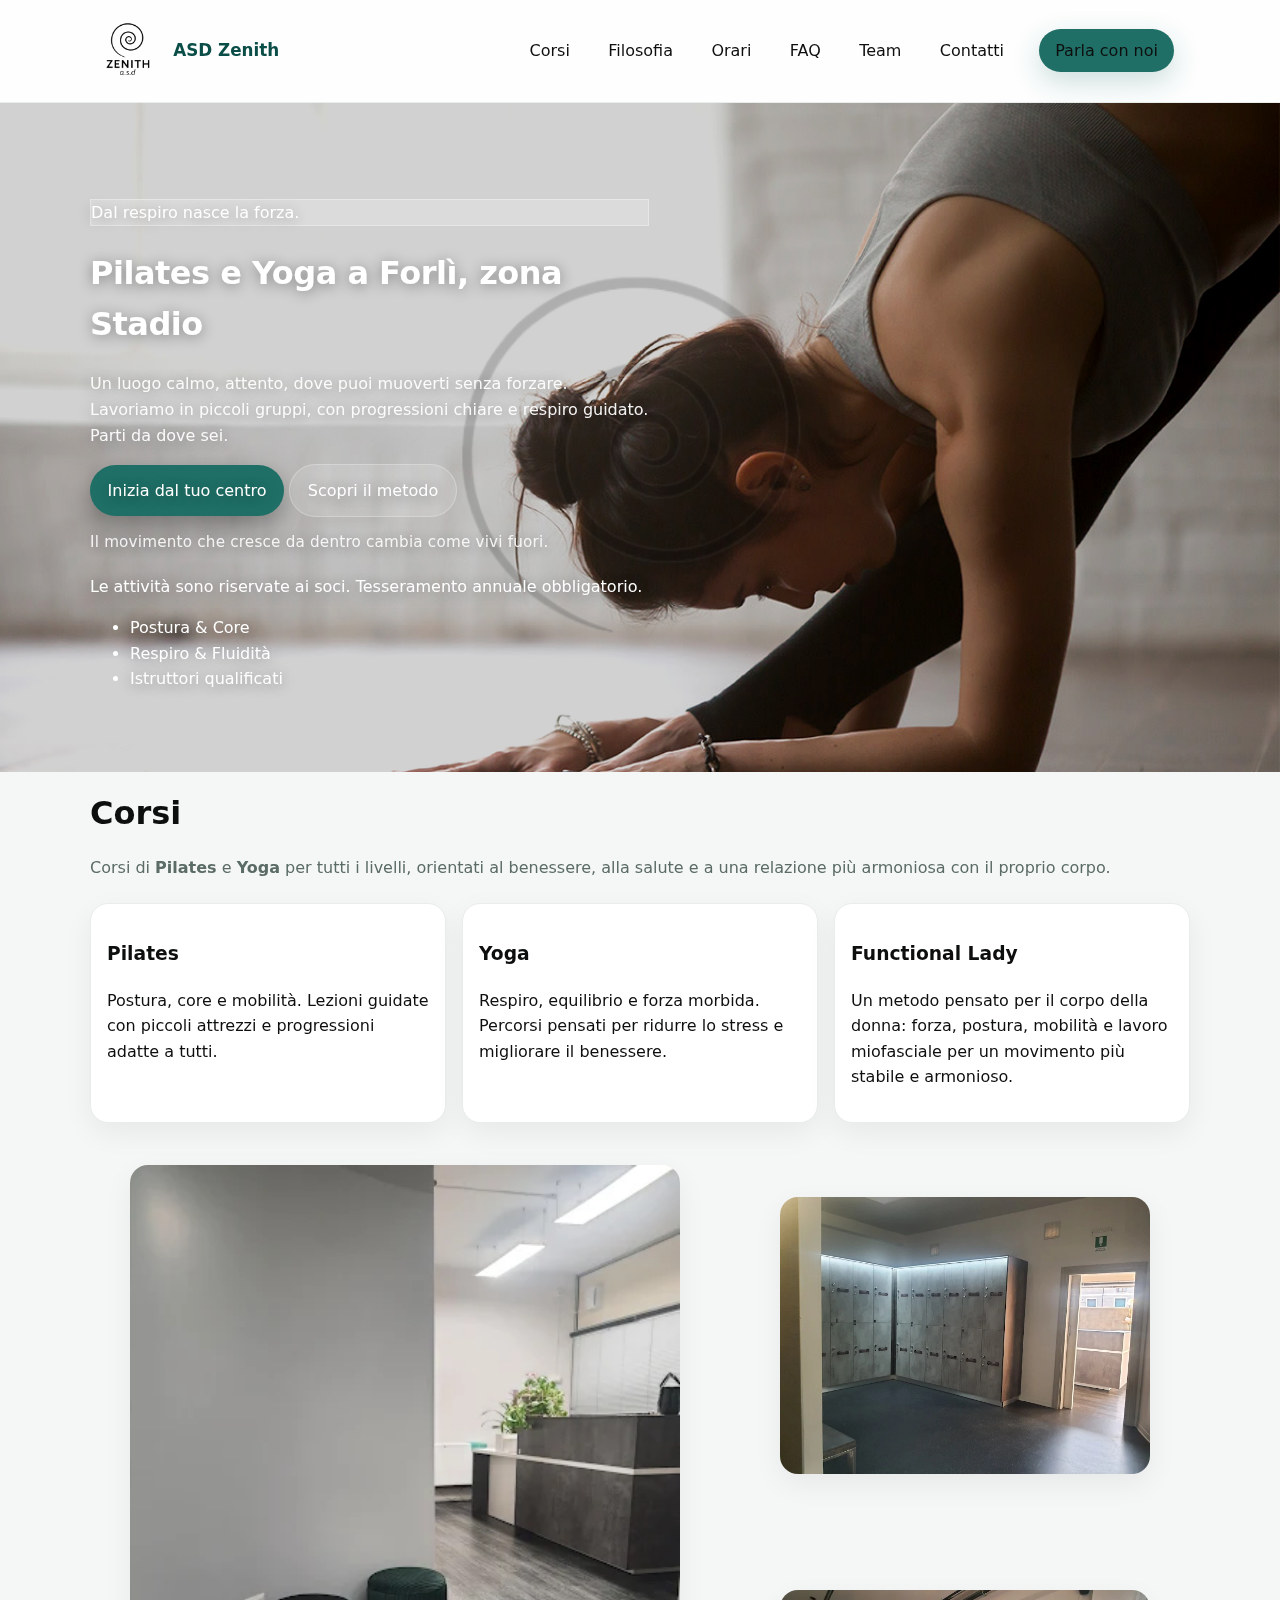
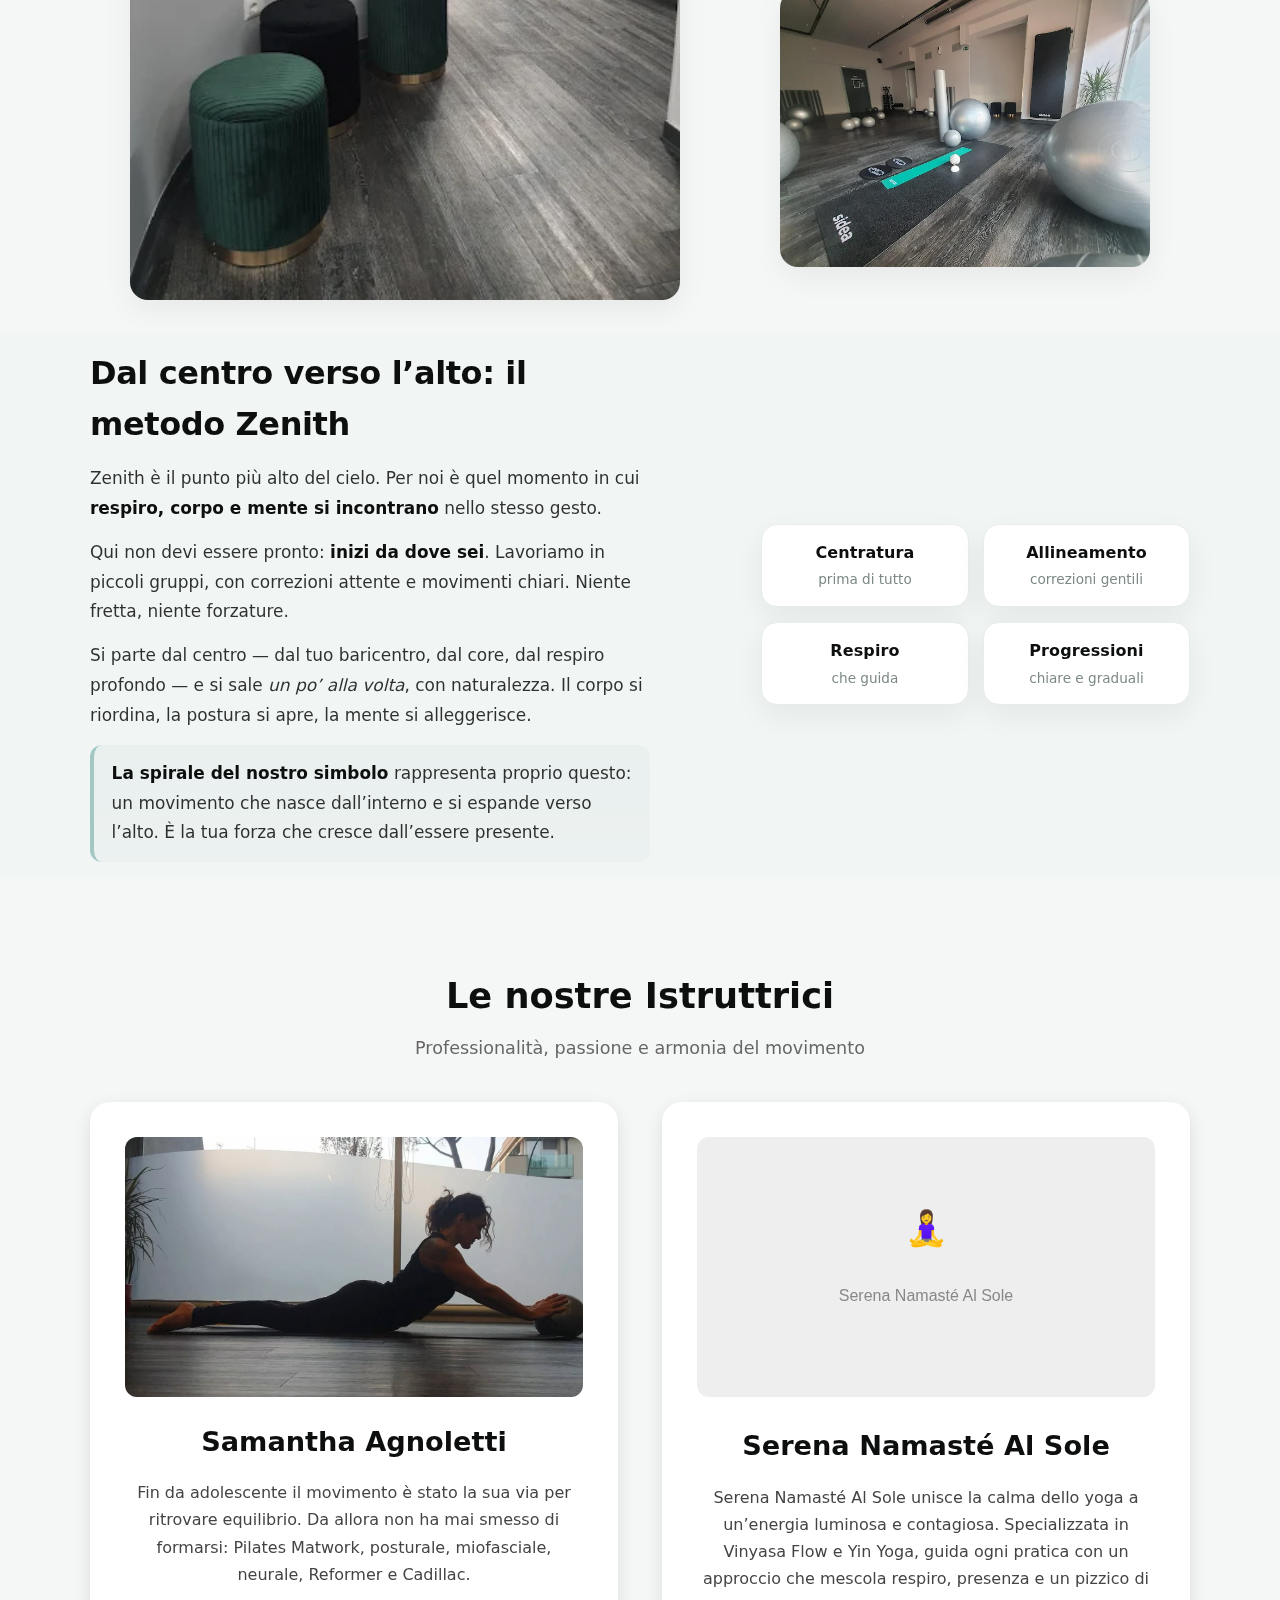
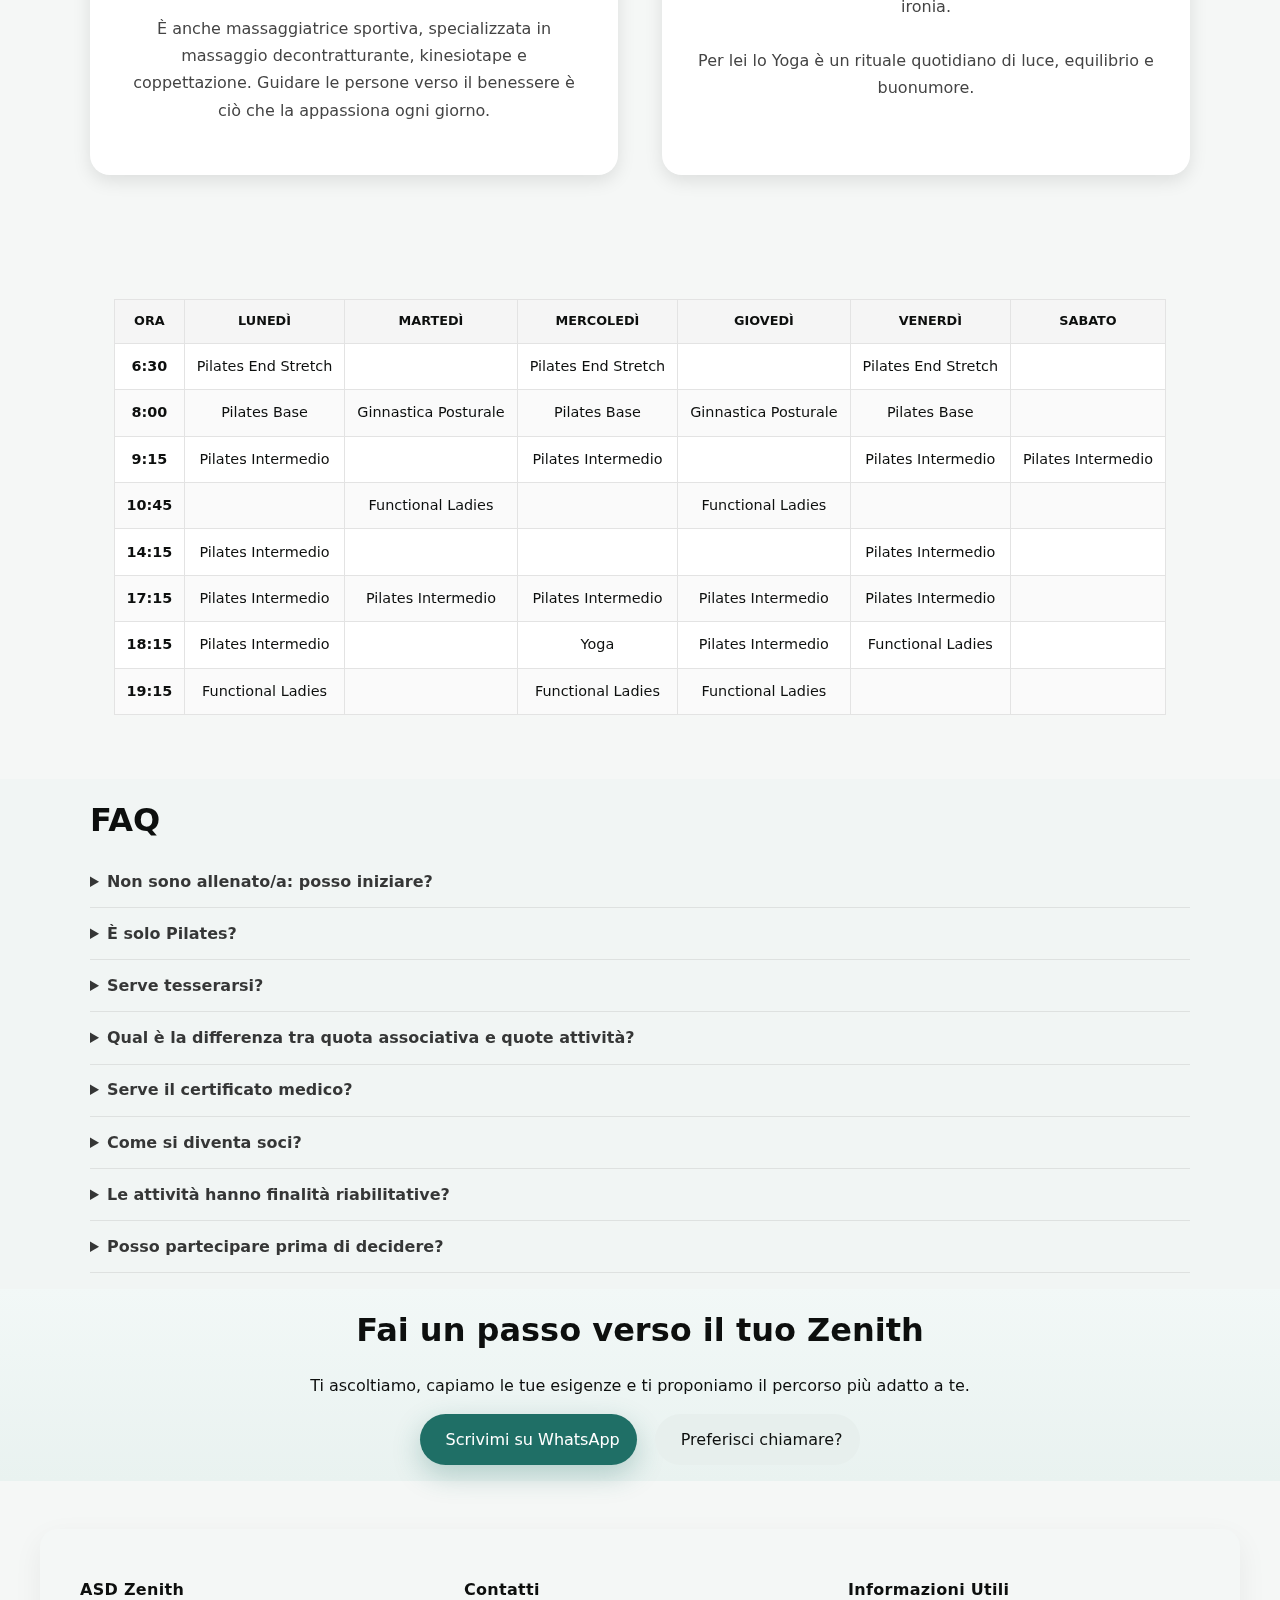
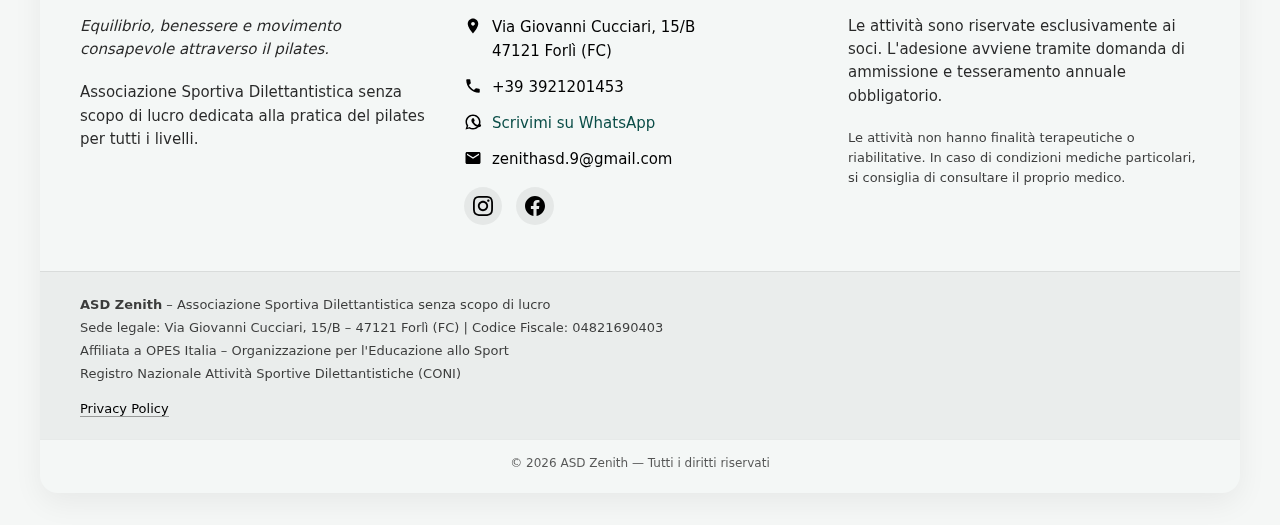
<file: index.html>
<!DOCTYPE html>
<html lang="it">

<head>
    <meta charset="utf-8">
    <meta name="viewport" content="width=device-width, initial-scale=1">

    <title>Pilates · Yoga · Functional Lady a Forlì | ASD Zenith</title>

    <meta name="description" content="Pilates, Yoga e Functional Lady a Forlì. Sessioni in piccoli gruppi, postura, respiro e movimento consapevole. Ti aiutiamo a trovare il percorso più adatto a te.">



    <!-- Canonical assoluto -->
    <link rel="canonical" href="https://www.zenithasd.it/">


    <!-- Open Graph / Social -->
    <meta property="og:title" content="ASD Zenith — Pilates e Yoga a Forlì">
    <meta property="og:description" content="Postura, forza, respiro e movimento consapevole in piccoli gruppi. Contattaci su WhatsApp per informazioni sui corsi.">
    <meta property="og:type" content="website">
    <meta property="og:url" content="https://www.zenithasd.it/">
    <meta property="og:image" content="https://www.zenithasd.it/assets/img/studio-1.webp">

    <!-- URL ASSOLUTO per anteprima affidabile -->
    <meta property="og:image" content="https://www.zenithasd.it/assets/img/studio-1.webp">

    <meta name="twitter:card" content="summary_large_image">

    <!-- PWA / Tema / Icone -->
    <meta name="theme-color" content="#1f6f66">
    <!-- allineato al brand -->
    <link rel="manifest" href="seo/manifest.json">
    <link rel="apple-touch-icon" href="assets/icons/icon-192.png">
    <link rel="icon" href="assets/icons/icon-192.png" type="image/png">

    <!-- Performance: pre-carico hero per evitare flash -->
    <link rel="preload" href="assets/img/studio-1.webp" as="image">

    <!-- CSS principale -->
    <link rel="stylesheet" href="assets/css/styles.css">

    <!-- Dati strutturati (immagini con URL assoluti consigliati) -->
    <script type="application/ld+json">
        {
            "@context": "https://schema.org",
            "@type": "SportsActivityLocation",
            "name": "ASD Zenith",
            "description": "Centro per Pilates e Yoga a Forlì (zona Stadio). Ginnastica finalizzata alla salute e al fitness.",
            "address": {
                "@type": "PostalAddress",
                "addressLocality": "Forlì",
                "addressRegion": "FC",
                "addressCountry": "IT"
            },
            "areaServed": "Forlì e dintorni",
            "sport": ["Pilates", "Yoga"],
            "url": "https://www.zenithasd.it/",
            "image": [
                "https://www.zenithasd.it/assets/img/studio-1.webp",
                "https://www.zenithasd.it/assets/img/zona-attesa.webp",
                "https://www.zenithasd.it/assets/img/spogliatoi.webp"
            ],
            "openingHoursSpecification": [{
                "@type": "OpeningHoursSpecification",
                "dayOfWeek": ["Monday", "Tuesday", "Wednesday", "Thursday", "Friday"],
                "opens": "09:00",
                "closes": "20:00"
            }],
            "priceRange": "€€",
            "foundingDate": "2025-11-06",
            "telephone": "+39 3921201453"

        }
    </script>
</head>

<body>
    <!-- Skip-link per accessibilità -->
    <a class="skip-link" href="#main">Salta al contenuto</a>

    <header class="site-header">
        <div class="container header-inner">
            <a href="index.html" class="logo">
                <img src="assets/img/zenith-logo-clean.png" alt="Zenith Logo">
                <span>ASD Zenith</span>
            </a>

            <!-- Pulsante menu mobile (gestito da zenith.js) -->
            <button id="mobileMenuBtn" class="mobile-menu-btn" aria-label="Apri/chiudi menu" aria-expanded="false" aria-controls="navLinks">
        <span class="bar"></span>
        <span class="bar"></span>
        <span class="bar"></span>
      </button>

            <nav id="navLinks" class="nav">
                <a href="#corsi">Corsi</a>
                <a href="#filosofia">Filosofia</a>
                <a href="#orari">Orari</a>
                <a href="#faq">FAQ</a>
                <a href="#team">Team</a>
                <a href="#contatti">Contatti</a>
                <a href="#cta" class="btn btn-primary">Parla con noi</a>
            </nav>
        </div>
    </header>

    <main id="main">
        <!-- HERO con spirale respirante -->
        <section class="hero hero-cover">
            <!-- L'immagine di background è gestita da CSS (.hero-bg) -->
            <div class="hero-bg" role="img" aria-label="Sala corsi Pilates e Yoga di ASD Zenith a Forlì"></div>
            <img src="assets/img/spirale2.png" class="hero-spiral c3" alt="" aria-hidden="true">

            <div class="container hero-inner">
                <div class="hero-copy">
                    <p class="payoff">Dal respiro nasce la forza.</p>
                    <h1>Pilates e Yoga a Forlì, zona Stadio</h1>
                    <p class="subtitle">Un luogo calmo, attento, dove puoi muoverti senza forzare. Lavoriamo in piccoli gruppi, con progressioni chiare e respiro guidato. Parti da dove sei.</p>

                    <div class="cta-row">
                        <a href="#cta" class="btn btn-primary">Inizia dal tuo centro</a>
                        <a href="#corsi" class="btn btn-secondary">Scopri il metodo</a>
                    </div>

                    <p class="micro-claim">Il movimento che cresce da dentro cambia come vivi fuori.</p>
                    <p class="micro-legal">Le attività sono riservate ai soci. Tesseramento annuale obbligatorio.</p>

                    <ul class="badges">
                        <li>Postura &amp; Core</li>
                        <li>Respiro &amp; Fluidità</li>
                        <li>Istruttori qualificati</li>
                    </ul>
                </div>
            </div>
        </section>

        <section id="corsi" class="section">
            <div class="container">
                <h2>Corsi</h2>
                <p class="section-intro">
                    Corsi di <strong>Pilates</strong> e <strong>Yoga</strong> per tutti i livelli, orientati al benessere, alla salute e a una relazione più armoniosa con il proprio corpo.
                </p>

                <div class="cards">
                    <article class="card">
                        <h3>Pilates</h3>
                        <p>Postura, core e mobilità. Lezioni guidate con piccoli attrezzi e progressioni adatte a tutti.</p>
                    </article>
                    <article class="card">
                        <h3>Yoga</h3>
                        <p>Respiro, equilibrio e forza morbida. Percorsi pensati per ridurre lo stress e migliorare il benessere.</p>
                    </article>
                    <article class="card">
                        <h3>Functional Lady</h3>
                        <p>Un metodo pensato per il corpo della donna: forza, postura, mobilità e lavoro miofasciale per un movimento più stabile e armonioso.</p>
                    </article>
                </div>

                <!-- GALLERY ARMONIZZATA -->
                <div class="gallery layout-zenith">
                    <figure class="g-large">
                        <img src="assets/img/zona-attesa.webp" alt="Zona accoglienza e ingresso" loading="lazy">
                    </figure>
                    <figure class="g-small">
                        <img src="assets/img/spogliatoi.webp" alt="Spogliatoi con armadietti" loading="lazy">
                    </figure>
                    <figure class="g-small">
                        <img src="assets/img/studio-1.webp" alt="Sala Pilates e Yoga attrezzata" loading="lazy">
                    </figure>
                </div>
            </div>
        </section>

        <section id="filosofia" class="section alt">
            <div class="container why-grid">
                <div class="why-copy">
                    <h2>Dal centro verso l’alto: il metodo Zenith</h2>
                    <p>Zenith è il punto più alto del cielo. Per noi è quel momento in cui <strong>respiro, corpo e mente si incontrano</strong> nello stesso gesto.</p>
                    <p>Qui non devi essere pronto: <strong>inizi da dove sei</strong>. Lavoriamo in piccoli gruppi, con correzioni attente e movimenti chiari. Niente fretta, niente forzature.</p>
                    <p>Si parte dal centro — dal tuo baricentro, dal core, dal respiro profondo — e si sale <em>un po’ alla volta</em>, con naturalezza. Il corpo si riordina, la postura si apre, la mente si alleggerisce.</p>
                    <p class="spiral-claim"><strong>La spirale del nostro simbolo</strong> rappresenta proprio questo: un movimento che nasce dall’interno e si espande verso l’alto. È la tua forza che cresce dall’essere presente.</p>
                </div>

                <div class="why-facts">
                    <div class="fact"><strong>Centratura</strong><span>prima di tutto</span></div>
                    <div class="fact"><strong>Allineamento</strong><span>correzioni gentili</span></div>
                    <div class="fact"><strong>Respiro</strong><span>che guida</span></div>
                    <div class="fact"><strong>Progressioni</strong><span>chiare e graduali</span></div>
                </div>
            </div>
        </section>

        <!-- ISTRUTTRICI -->
        <section id="team" class="istruttrici-section">
            <div class="istruttrici-inner">

                <h2 class="title-istruttrici">Le nostre Istruttrici</h2>
                <p class="subtitle-istruttrici">
                    Professionalità, passione e armonia del movimento
                </p>

                <div class="istruttrici-wrapper">

                    <!-- ISTRUTTRICE 1 - SAMANTHA -->
                    <div class="istruttrice-card">
                        <img src="assets/img/samantha.jpg" alt="Samantha Agnoletti" class="istruttrice-img">

                        <h2 class="istruttrice-name">Samantha Agnoletti</h2>

                        <p class="istruttrice-bio">
                            Fin da adolescente il movimento è stato la sua via per ritrovare equilibrio. Da allora non ha mai smesso di formarsi: Pilates Matwork, posturale, miofasciale, neurale, Reformer e Cadillac.
                            <br><br> È anche massaggiatrice sportiva, specializzata in massaggio decontratturante, kinesiotape e coppettazione. Guidare le persone verso il benessere è ciò che la appassiona ogni giorno.
                        </p>
                    </div>

                    <!-- ISTRUTTRICE 2 - PROFILO YOGA INVENTATO -->
                    <div class="istruttrice-card">
                        <img src="data:image/svg+xml;utf8,
      <svg xmlns='http://www.w3.org/2000/svg' width='800' height='600'>
        <rect width='100%' height='100%' fill='%23eeeeee'/>
        <text x='50%' y='42%' text-anchor='middle' font-size='60' fill='%23888888' font-family='Arial'>🧘‍♀️</text>
        <text x='50%' y='60%' text-anchor='middle' font-size='28' fill='%23888888' font-family='Arial'>Serena Namasté Al Sole</text>
      </svg>" alt="Serena Namasté Al Sole" class="istruttrice-img">

                        <h3 class="istruttrice-name">Serena Namasté Al Sole</h3>

                        <p class="istruttrice-bio">
                            Serena Namasté Al Sole unisce la calma dello yoga a un’energia luminosa e contagiosa. Specializzata in Vinyasa Flow e Yin Yoga, guida ogni pratica con un approccio che mescola respiro, presenza e un pizzico di ironia.
                            <br><br> Per lei lo Yoga è un rituale quotidiano di luce, equilibrio e buonumore.
                        </p>
                    </div>

                </div>

        </section>




        <section id="orari" class="orari-section">

            <!-- VERSIONE MOBILE A CARD -->
            <div class="orari-mobile">
                <div class="cards-grid">

                    <!-- Lunedì -->
                    <article class="day-card">
                        <header class="day-header">
                            <div class="day-name">Lunedì</div>
                        </header>
                        <ul class="slot-list">
                            <li class="slot"><span class="slot-time">6:30</span> Pilates End Stretch</li>
                            <li class="slot"><span class="slot-time">8:00</span> Pilates Base</li>
                            <li class="slot"><span class="slot-time">9:15</span> Pilates Intermedio</li>
                            <li class="slot"><span class="slot-time">14:15</span> Pilates Intermedio</li>
                            <li class="slot"><span class="slot-time">17:15</span> Pilates Intermedio</li>
                            <li class="slot"><span class="slot-time">18:15</span> Pilates Intermedio</li>
                            <li class="slot"><span class="slot-time">19:15</span> Functional Ladies</li>
                        </ul>
                    </article>

                    <!-- Martedì -->
                    <article class="day-card">
                        <header class="day-header">
                            <div class="day-name">Martedì</div>
                        </header>
                        <ul class="slot-list">
                            <li class="slot"><span class="slot-time">8:00</span> Ginnastica Posturale</li>
                            <li class="slot"><span class="slot-time">10:45</span> Functional Ladies</li>
                            <li class="slot"><span class="slot-time">17:15</span> Pilates Intermedio</li>
                        </ul>
                    </article>

                    <!-- Mercoledì -->
                    <article class="day-card">
                        <header class="day-header">
                            <div class="day-name">Mercoledì</div>
                        </header>
                        <ul class="slot-list">
                            <li class="slot"><span class="slot-time">6:30</span> Pilates End Stretch</li>
                            <li class="slot"><span class="slot-time">8:00</span> Pilates Base</li>
                            <li class="slot"><span class="slot-time">9:15</span> Pilates Intermedio</li>
                            <li class="slot"><span class="slot-time">17:15</span> Pilates Intermedio</li>
                            <li class="slot"><span class="slot-time">18:15</span> Yoga</li>
                            <li class="slot"><span class="slot-time">19:15</span> Functional Ladies</li>
                        </ul>
                    </article>

                    <!-- Giovedì -->
                    <article class="day-card">
                        <header class="day-header">
                            <div class="day-name">Giovedì</div>
                        </header>
                        <ul class="slot-list">
                            <li class="slot"><span class="slot-time">8:00</span> Ginnastica Posturale</li>
                            <li class="slot"><span class="slot-time">10:45</span> Functional Ladies</li>
                            <li class="slot"><span class="slot-time">17:15</span> Pilates Intermedio</li>
                            <li class="slot"><span class="slot-time">18:15</span> Pilates Intermedio</li>
                            <li class="slot"><span class="slot-time">19:15</span> Functional Ladies</li>
                        </ul>
                    </article>

                    <!-- Venerdì -->
                    <article class="day-card">
                        <header class="day-header">
                            <div class="day-name">Venerdì</div>
                        </header>
                        <ul class="slot-list">
                            <li class="slot"><span class="slot-time">6:30</span> Pilates End Stretch</li>
                            <li class="slot"><span class="slot-time">8:00</span> Pilates Base</li>
                            <li class="slot"><span class="slot-time">9:15</span> Pilates Intermedio</li>
                            <li class="slot"><span class="slot-time">14:15</span> Pilates Intermedio</li>
                            <li class="slot"><span class="slot-time">17:15</span> Pilates Intermedio</li>
                            <li class="slot"><span class="slot-time">18:15</span> Functional Ladies</li>
                        </ul>
                    </article>

                    <!-- Sabato -->
                    <article class="day-card">
                        <header class="day-header">
                            <div class="day-name">Sabato</div>
                        </header>
                        <ul class="slot-list">
                            <li class="slot"><span class="slot-time">9:15</span> Pilates Intermedio</li>
                        </ul>
                    </article>

                </div>
            </div>

            <!-- VERSIONE DESKTOP A TABELLA -->
            <div class="orari-desktop">
                <div class="container">
                    <table class="orari-table">
                        <thead>
                            <tr>
                                <th>Ora</th>
                                <th>Lunedì</th>
                                <th>Martedì</th>
                                <th>Mercoledì</th>
                                <th>Giovedì</th>
                                <th>Venerdì</th>
                                <th>Sabato</th>
                            </tr>
                        </thead>
                        <tbody>
                            <tr>
                                <td>6:30</td>
                                <td>Pilates End Stretch</td>
                                <td></td>
                                <td>Pilates End Stretch</td>
                                <td></td>
                                <td>Pilates End Stretch</td>
                                <td></td>
                            </tr>
                            <tr>
                                <td>8:00</td>
                                <td>Pilates Base</td>
                                <td>Ginnastica Posturale</td>
                                <td>Pilates Base</td>
                                <td>Ginnastica Posturale</td>
                                <td>Pilates Base</td>
                                <td></td>
                            </tr>
                            <tr>
                                <td>9:15</td>
                                <td>Pilates Intermedio</td>
                                <td></td>
                                <td>Pilates Intermedio</td>
                                <td></td>
                                <td>Pilates Intermedio</td>
                                <td>Pilates Intermedio</td>
                            </tr>
                            <tr>
                                <td>10:45</td>
                                <td></td>
                                <td>Functional Ladies</td>
                                <td></td>
                                <td>Functional Ladies</td>
                                <td></td>
                                <td></td>
                            </tr>
                            <tr>
                                <td>14:15</td>
                                <td>Pilates Intermedio</td>
                                <td></td>
                                <td></td>
                                <td></td>
                                <td>Pilates Intermedio</td>
                                <td></td>
                            </tr>
                            <tr>
                                <td>17:15</td>
                                <td>Pilates Intermedio</td>
                                <td>Pilates Intermedio</td>
                                <td>Pilates Intermedio</td>
                                <td>Pilates Intermedio</td>
                                <td>Pilates Intermedio</td>
                                <td></td>
                            </tr>
                            <tr>
                                <td>18:15</td>
                                <td>Pilates Intermedio</td>
                                <td></td>
                                <td>Yoga</td>
                                <td>Pilates Intermedio</td>
                                <td>Functional Ladies</td>
                                <td></td>
                            </tr>
                            <tr>
                                <td>19:15</td>
                                <td>Functional Ladies</td>
                                <td></td>
                                <td>Functional Ladies</td>
                                <td>Functional Ladies</td>
                                <td></td>
                                <td></td>
                            </tr>
                        </tbody>
                    </table>
                </div>
            </div>
        </section>


        <!-- Faq Section -->

        <section id="faq" class="section alt">
            <div class="container">
                <h2>FAQ</h2>

                <details>
                    <summary>Non sono allenato/a: posso iniziare?</summary>
                    <p>Sì. Lavoriamo in piccoli gruppi con progressioni graduali: inizi da dove sei, senza forzare. La pratica cresce con naturalezza, guidata dal respiro.</p>
                </details>

                <details>
                    <summary>È solo Pilates?</summary>
                    <p>La nostra base è il Pilates, integrato con principi di Yoga e lavoro posturale per sviluppare equilibrio, forza morbida e consapevolezza del movimento.
                </details>

                <details>
                    <summary>Serve tesserarsi?</summary>
                    <p>Sì. Essendo una Associazione Sportiva Dilettantistica, l’accesso alle attività è riservato ai soci. Il tesseramento è annuale e comprende assicurazione di base tramite Ente di Promozione Sportiva.</p>
                </details>

                <details>
                    <summary>Qual è la differenza tra quota associativa e quote attività?</summary>
                    <p>La quota associativa è annuale e permette di diventare socio/a dell’Associazione. Le quote attività contribuiscono ai costi organizzativi delle sessioni e non costituiscono prestazioni commerciali.</p>
                </details>

                <details>
                    <summary>Serve il certificato medico?</summary>
                    <p>Sì. Per partecipare alle attività motorie non agonistiche è richiesto il certificato medico di idoneità alla pratica sportiva non agonistica, come previsto dalla normativa vigente.</p>
                </details>

                <details>
                    <summary>Come si diventa soci?</summary>
                    <p>È sufficiente compilare la domanda di ammissione a socio e versare la quota associativa annuale. La domanda viene approvata dal Consiglio Direttivo.</p>
                </details>

                <details>
                    <summary>Le attività hanno finalità riabilitative?</summary>
                    <p>No. Le attività proposte non hanno scopo terapeutico o riabilitativo. In presenza di condizioni mediche specifiche è consigliata la consultazione del proprio medico.</p>
                </details>

                <details>
                    <summary>Posso partecipare prima di decidere?</summary>
                    <p>Sì. Contattaci su WhatsApp o telefono per capire il percorso più adatto a te.</p>
                </details>
            </div>
        </section>

        <section id="cta" class="section cta">
            <div class="container cta-inner">
                <h2>Fai un passo verso il tuo Zenith</h2>
                <p>Ti ascoltiamo, capiamo le tue esigenze e ti proponiamo il percorso più adatto a te.</p>
                <a class="btn btn-primary btn-whatsapp" href="https://wa.me/393921201453?text=Ciao%20Zenith%2C%20vorrei%20informazioni%20sui%20corsi" target="_blank" rel="noopener noreferrer">
                    <span class="btn-icon" aria-hidden="true">
        <svg xmlns="http://www.w3.org/2000/svg" viewBox="0 0 24 24">
            <path d="M12 2C6.486 2 2 6.478 2 11.994c0 2.114.615 4.06 1.685 5.733L2 22l4.39-1.64A9.94 9.94 0 0 0 12 21.988C17.514 21.988 22 17.51 22 11.994 22 6.478 17.514 2 12 2zm0 2c4.411 0 8 3.58 8 7.994 0 4.414-3.589 7.994-8 7.994-1.39 0-2.719-.364-3.878-1.055l-.277-.16-2.613.977.9-2.74-.18-.283A7.93 7.93 0 0 1 4 11.994C4 7.58 7.589 4 12 4zm3.637 4.926c-.197-.494-.404-.505-.59-.514-.152-.007-.326-.007-.5-.007s-.459.066-.698.332c-.24.266-.919.898-.919 2.19 0 1.292.941 2.54 1.073 2.715.133.177 1.816 2.88 4.405 3.918 2.176.866 2.617.694 3.087.65.47-.044 1.52-.62 1.734-1.219.214-.6.214-1.114.152-1.219-.063-.104-.24-.171-.503-.299-.263-.129-1.557-.768-1.798-.855-.24-.089-.414-.133-.59.132-.177.266-.676.855-.829 1.029-.152.177-.304.199-.566.071-.263-.129-1.115-.412-2.125-1.313-.785-.683-1.314-1.526-1.466-1.792-.152-.266-.016-.41.114-.539.117-.117.263-.304.395-.456.133-.151.177-.266.266-.437.089-.171.044-.321-.022-.45-.066-.129-.585-1.412-.827-1.934z"/>
        </svg>
    </span>
                    <span>Scrivimi su WhatsApp</span>
                </a>

                <a href="tel:+393921201453" class="btn btn-secondary btn-call">
                    <span class="btn-icon" aria-hidden="true">
        <svg xmlns="http://www.w3.org/2000/svg" viewBox="0 0 24 24">
            <path d="M6.62 10.79c1.44 2.83 3.76 5.14 6.59 6.59l2.2-2.2c.27-.27.67-.36 1.02-.24 1.12.37 2.33.57 3.57.57.55 0 1 .45 1 1V20c0 .55-.45 1-1 1-9.39 0-17-7.61-17-17 0-.55.45-1 1-1h3.5c.55 0 1 .45 1 1 0 1.25.2 2.45.57 3.57.11.35.03.74-.25 1.02l-2.2 2.2z"/>
        </svg>
    </span>
                    <span>Preferisci chiamare?</span>
                </a>
            </div>
        </section>
    </main>

    <footer id="contatti" class="site-footer">

        <div class="footer-content">
            <div class="footer-top">
                <div class="footer-section">
                    <h3>ASD Zenith</h3>
                    <p style="font-style: italic; margin-bottom: 20px;">Equilibrio, benessere e movimento consapevole attraverso il pilates.</p>
                    <p>Associazione Sportiva Dilettantistica senza scopo di lucro dedicata alla pratica del pilates per tutti i livelli.</p>
                </div>

                <div class="footer-section">
                    <h3>Contatti</h3>
                    <div class="contact-item">
                        <svg xmlns="http://www.w3.org/2000/svg" viewBox="0 0 24 24" fill="white">
                            <path d="M12 2C8.13 2 5 5.13 5 9c0 5.25 7 13 7 13s7-7.75 7-13c0-3.87-3.13-7-7-7zm0 9.5c-1.38 0-2.5-1.12-2.5-2.5s1.12-2.5 2.5-2.5 2.5 1.12 2.5 2.5-1.12 2.5-2.5 2.5z"/>
                        </svg>
                        <span>Via Giovanni Cucciari, 15/B<br>47121 Forlì (FC)</span>
                    </div>
                    <div class="contact-item">
                        <svg xmlns="http://www.w3.org/2000/svg" viewBox="0 0 24 24" fill="white">
                            <path d="M6.62 10.79c1.44 2.83 3.76 5.14 6.59 6.59l2.2-2.2c.27-.27.67-.36 1.02-.24 1.12.37 2.33.57 3.57.57.55 0 1 .45 1 1V20c0 .55-.45 1-1 1-9.39 0-17-7.61-17-17 0-.55.45-1 1-1h3.5c.55 0 1 .45 1 1 0 1.25.2 2.45.57 3.57.11.35.03.74-.25 1.02l-2.2 2.2z"/>
                        </svg>
                        <span>+39 3921201453</span>
                    </div>
                    <div class="contact-item">
                        <svg xmlns="http://www.w3.org/2000/svg" viewBox="0 0 24 24">
        <path d="M12 2C6.486 2 2 6.486 2 12c0 1.933.549 3.746 1.499 5.289L2 22l4.8-1.463A9.94 9.94 0 0 0 12 22c5.514 0 10-4.486 10-10S17.514 2 12 2zm0 2c4.337 0 8 3.663 8 8s-3.663 8-8 8a7.93 7.93 0 0 1-4.067-1.124l-.29-.173-2.853.87.927-2.777-.189-.302A7.93 7.93 0 0 1 4 12c0-4.337 3.663-8 8-8zm-.07 3c-.222 0-.586.065-.9.328-.313.262-1.183 1.104-1.183 2.693 0 1.589 1.211 3.127 1.379 3.345.168.218 2.337 3.743 5.414 4.767 2.676.887 3.222.713 3.801.668.579-.044 1.875-.766 2.141-1.506.266-.74.266-1.374.186-1.506-.079-.131-.291-.209-.61-.366s-1.875-.924-2.165-1.029c-.291-.105-.503-.157-.715.158-.213.314-.819 1.028-1.004 1.241-.186.214-.37.24-.689.083-.318-.157-1.345-.496-2.563-1.582-.948-.846-1.587-1.892-1.773-2.207-.186-.314-.02-.485.14-.641.144-.143.318-.373.477-.56.157-.188.209-.314.314-.523.105-.209.053-.393-.026-.55-.079-.157-.696-1.727-.953-2.366-.25-.624-.506-.54-.728-.549z"/>
    </svg>
                        <span>
        <a href="https://wa.me/393921201453?text=Ciao%20Zenith%2C%20vorrei%20informazioni%20sui%20corsi"
           target="_blank"
           rel="noopener noreferrer">
            Scrivimi su WhatsApp
        </a>
    </span>
                    </div>
                    <div class="contact-item">
                        <svg xmlns="http://www.w3.org/2000/svg" viewBox="0 0 24 24" fill="white">
                            <path d="M20 4H4c-1.1 0-1.99.9-1.99 2L2 18c0 1.1.9 2 2 2h16c1.1 0 2-.9 2-2V6c0-1.1-.9-2-2-2zm0 4l-8 5-8-5V6l8 5 8-5v2z"/>
                        </svg>
                        <span>zenithasd.9@gmail.com</span>
                    </div>

                    <div class="social-links">
                        <a href="https://www.instagram.com/zenith_asd/" target="_blank" aria-label="Instagram">
                            <svg xmlns="http://www.w3.org/2000/svg" viewBox="0 0 24 24">
                                <path d="M12 2.163c3.204 0 3.584.012 4.85.07 3.252.148 4.771 1.691 4.919 4.919.058 1.265.069 1.645.069 4.849 0 3.205-.012 3.584-.069 4.849-.149 3.225-1.664 4.771-4.919 4.919-1.266.058-1.644.07-4.85.07-3.204 0-3.584-.012-4.849-.07-3.26-.149-4.771-1.699-4.919-4.92-.058-1.265-.07-1.644-.07-4.849 0-3.204.013-3.583.07-4.849.149-3.227 1.664-4.771 4.919-4.919 1.266-.057 1.645-.069 4.849-.069zm0-2.163c-3.259 0-3.667.014-4.947.072-4.358.2-6.78 2.618-6.98 6.98-.059 1.281-.073 1.689-.073 4.948 0 3.259.014 3.668.072 4.948.2 4.358 2.618 6.78 6.98 6.98 1.281.058 1.689.072 4.948.072 3.259 0 3.668-.014 4.948-.072 4.354-.2 6.782-2.618 6.979-6.98.059-1.28.073-1.689.073-4.948 0-3.259-.014-3.667-.072-4.947-.196-4.354-2.617-6.78-6.979-6.98-1.281-.059-1.69-.073-4.949-.073zm0 5.838c-3.403 0-6.162 2.759-6.162 6.162s2.759 6.163 6.162 6.163 6.162-2.759 6.162-6.163c0-3.403-2.759-6.162-6.162-6.162zm0 10.162c-2.209 0-4-1.79-4-4 0-2.209 1.791-4 4-4s4 1.791 4 4c0 2.21-1.791 4-4 4zm6.406-11.845c-.796 0-1.441.645-1.441 1.44s.645 1.44 1.441 1.44c.795 0 1.439-.645 1.439-1.44s-.644-1.44-1.439-1.44z"/>
                            </svg>
                        </a>
                        <a href="https://www.facebook.com" target="_blank" aria-label="Facebook">
                            <svg xmlns="http://www.w3.org/2000/svg" viewBox="0 0 24 24">
                                <path d="M24 12.073c0-6.627-5.373-12-12-12s-12 5.373-12 12c0 5.99 4.388 10.954 10.125 11.854v-8.385H7.078v-3.47h3.047V9.43c0-3.007 1.792-4.669 4.533-4.669 1.312 0 2.686.235 2.686.235v2.953H15.83c-1.491 0-1.956.925-1.956 1.874v2.25h3.328l-.532 3.47h-2.796v8.385C19.612 23.027 24 18.062 24 12.073z"/>
                            </svg>
                        </a>
                    </div>
                </div>

                <div class="footer-section">
                    <h3>Informazioni Utili</h3>
                    <p>Le attività sono riservate esclusivamente ai soci. L'adesione avviene tramite domanda di ammissione e tesseramento annuale obbligatorio.</p>
                    <p style="margin-top: 20px; font-size: 13px; opacity: 0.9;">Le attività non hanno finalità terapeutiche o riabilitative. In caso di condizioni mediche particolari, si consiglia di consultare il proprio medico.</p>
                </div>
            </div>
        </div>

        <div class="legal-info">
            <p><strong>ASD Zenith</strong> – Associazione Sportiva Dilettantistica senza scopo di lucro</p>
            <p>Sede legale: Via Giovanni Cucciari, 15/B – 47121 Forlì (FC) | Codice Fiscale: 04821690403</p>
            <p>Affiliata a OPES Italia – Organizzazione per l'Educazione allo Sport</p>
            <p>Registro Nazionale Attività Sportive Dilettantistiche (CONI)</p>
            <p style="margin-top: 15px;"><a href="privacy/privacy-policy.html">Privacy Policy</a></p>
        </div>

        <div class="footer-bottom">
            © <span id="y"></span> ASD Zenith — Tutti i diritti riservati
        </div>
    </footer>

    <!-- Anno nel footer -->
    <script>
        const yearEl = document.getElementById('y');
        if (yearEl) yearEl.textContent = new Date().getFullYear();
    </script>

    <!-- JS unificato: rimuovi app.js e menu-mobile.js dalle pagine -->
    <script src="assets/js/app.js" defer></script>
</body>

</html>

</html>
</file>
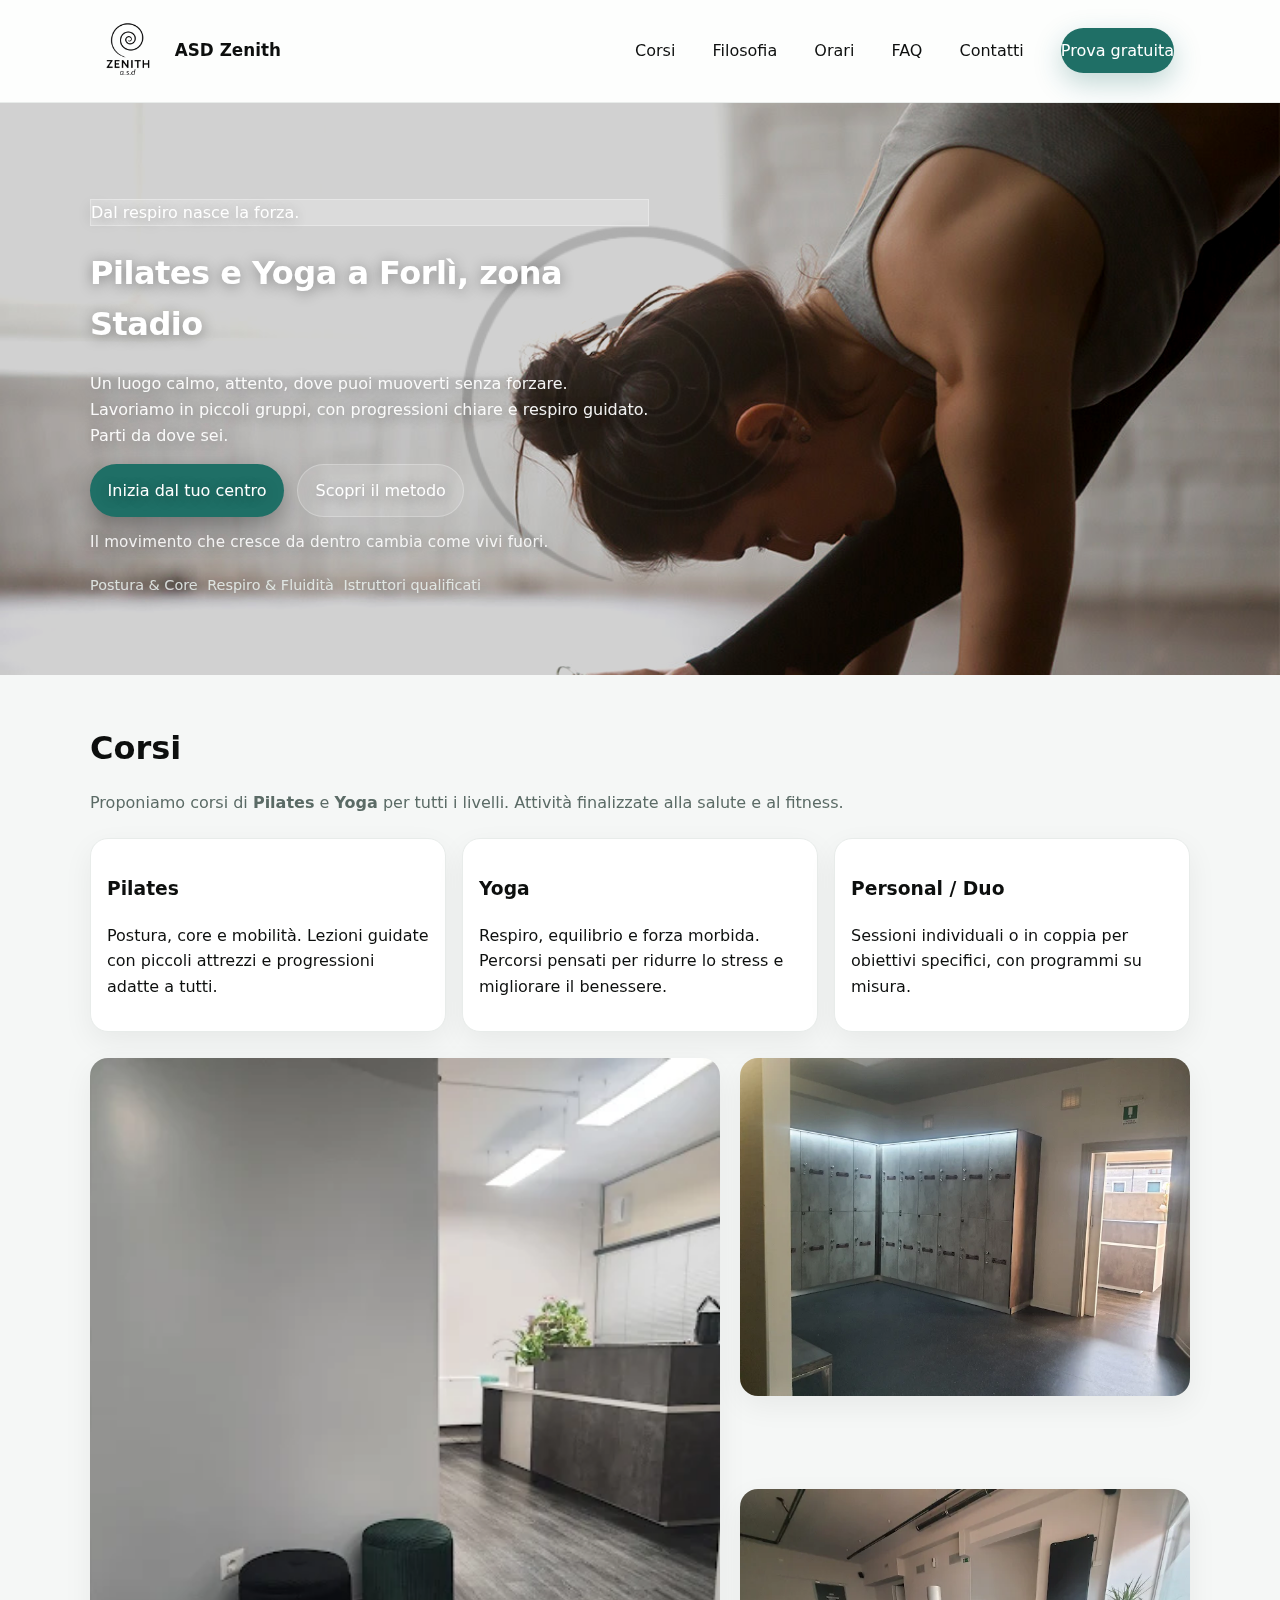
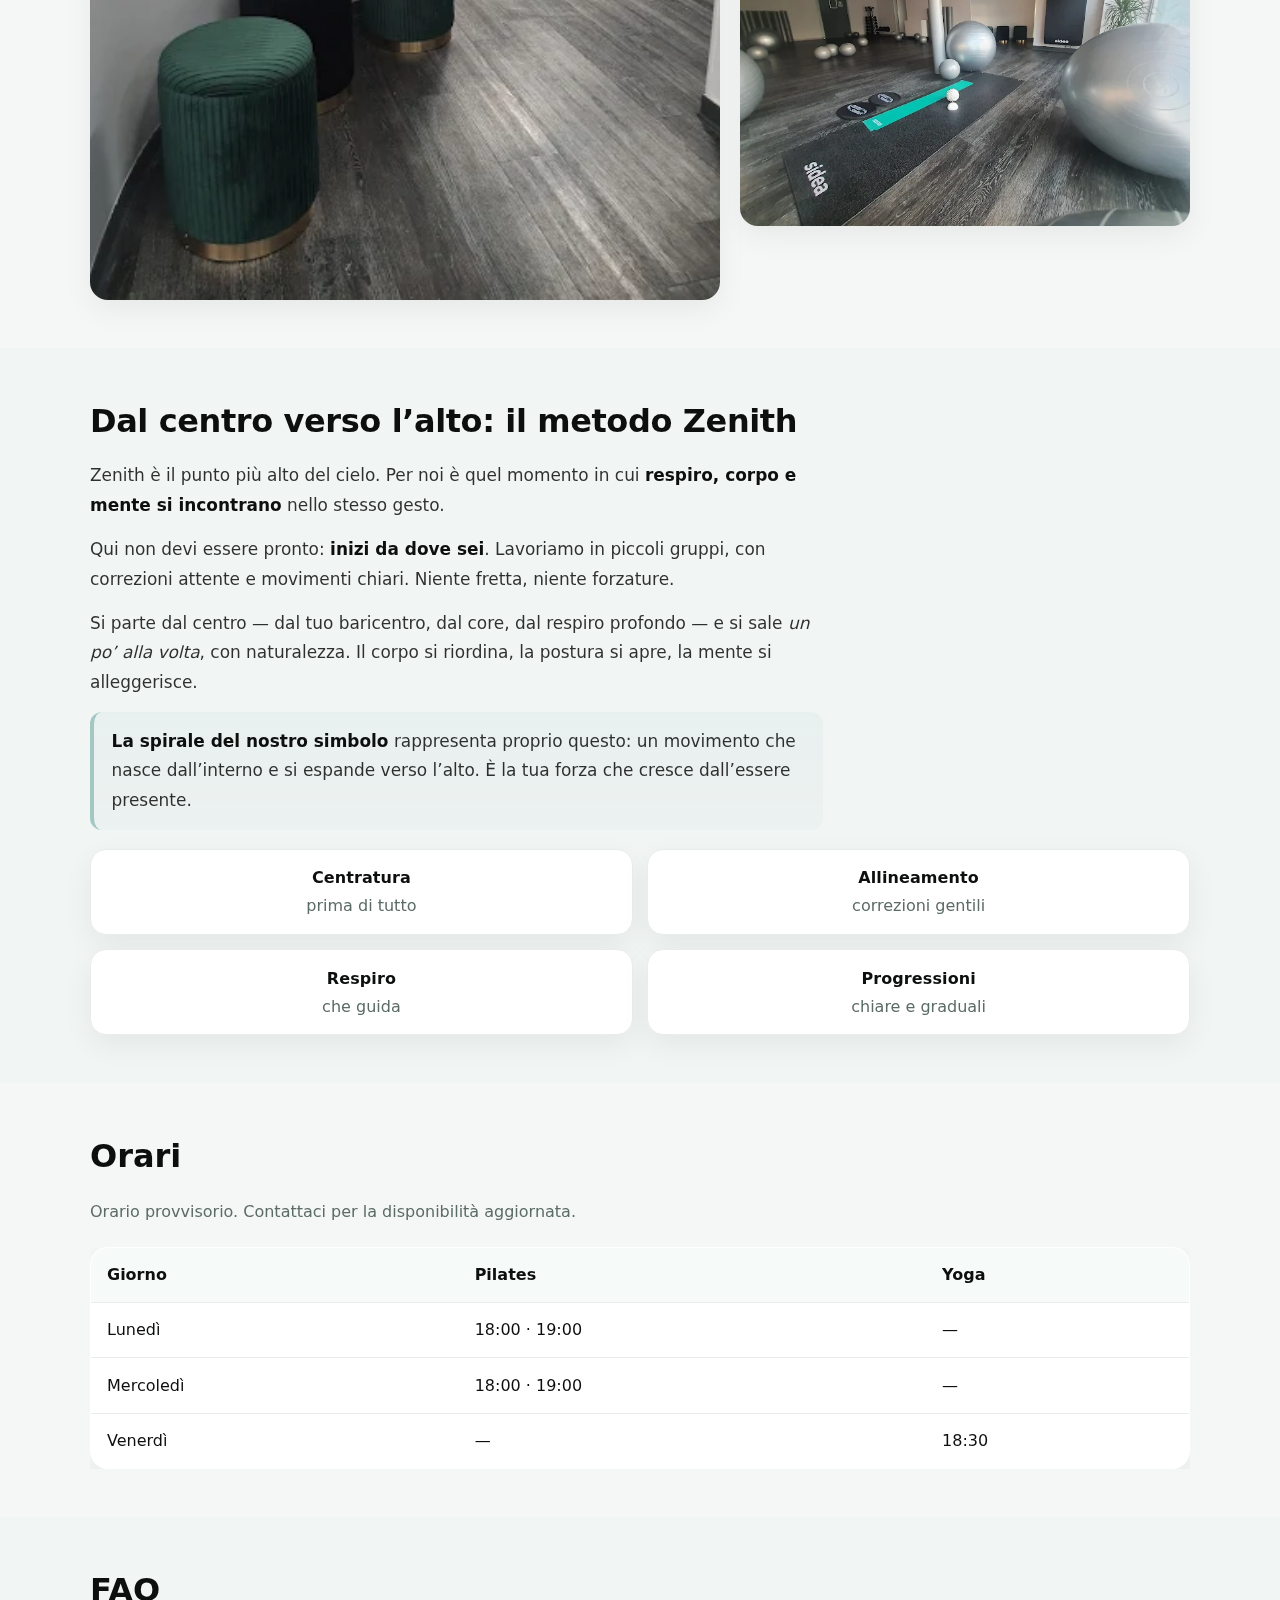
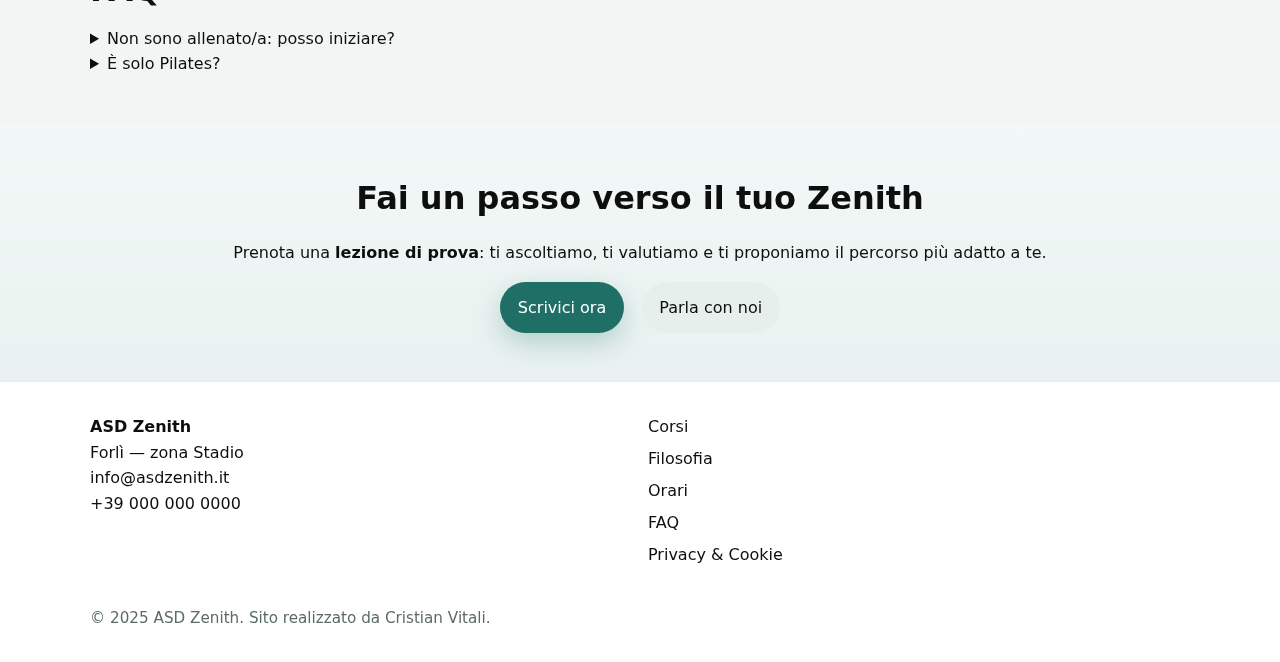
<file: backup/index.html>
<!DOCTYPE html>
<html lang="it">

<head>
    <meta charset="utf-8">
    <meta name="viewport" content="width=device-width, initial-scale=1">
    <title>ASD Zenith — Pilates e Yoga a Forlì (zona Stadio)</title>
    <meta name="description" content="Raggiungi il tuo punto più alto. Pilates e Yoga a Forlì, in piccoli gruppi: postura, core e respiro. Centro nuovo in zona Stadio. Prova gratuita.">
    <link rel="canonical" href="https://www.esempio-zenith.it/">
    <meta property="og:title" content="ASD Zenith — Pilates e Yoga a Forlì">
    <meta property="og:description" content="Allinea, respira, sali. Pilates e Yoga a Forlì per un benessere sostenibile. Prenota la prova.">
    <meta property="og:type" content="website">
    <meta property="og:url" content="https://www.esempio-zenith.it/">
    <meta property="og:image" content="assets/img/studio-1.webp">
    <meta name="twitter:card" content="summary_large_image">
    <meta name="theme-color" content="#0e2a26">
    <link rel="preload" href="assets/img/studio-1.webp" as="image">
    <link rel="stylesheet" href="assets/css/styles.css">
    <link rel="manifest" href="seo/manifest.json">
    <script type="application/ld+json">
        {
            "@context": "https://schema.org",
            "@type": "SportsActivityLocation",
            "name": "ASD Zenith",
            "description": "Centro per Pilates e Yoga a Forlì (zona Stadio). Ginnastica finalizzata alla salute e al fitness.",
            "address": {
                "@type": "PostalAddress",
                "addressLocality": "Forlì",
                "addressRegion": "FC",
                "addressCountry": "IT"
            },
            "areaServed": "Forlì e dintorni",
            "sport": ["Pilates", "Yoga"],
            "url": "https://www.esempio-zenith.it/",
            "image": ["assets/img/studio-1.webp", "assets/img/zona-attesa.webp", "assets/img/spogliatoi.webp"],
            "openingHoursSpecification": [{
                "@type": "OpeningHoursSpecification",
                "dayOfWeek": ["Monday", "Tuesday", "Wednesday", "Thursday", "Friday"],
                "opens": "09:00",
                "closes": "20:00"
            }],
            "priceRange": "€€",
            "foundingDate": "2025-11-06",
            "telephone": "+39 000 000 0000"
        }
    </script>
</head>

<body>
    <a class="skip-link" href="#main">Salta al contenuto</a>

    <header class="site-header">
        <div class="container header-inner">
            <a href="/" class="logo">
                <img src="assets/img/zenith-logo-clean.png" alt="Zenith Logo">
                <span>ASD Zenith</span>
            </a>
            <button id="mobileMenuBtn" class="mobile-menu-btn" aria-label="Apri/chiudi menu" aria-expanded="false" aria-controls="navLinks">
        <span class="bar"></span>
        <span class="bar"></span>
        <span class="bar"></span>
      </button>
            <nav id="navLinks" class="nav">
                <a href="#corsi">Corsi</a>
                <a href="#filosofia">Filosofia</a>
                <a href="#orari">Orari</a>
                <a href="#faq">FAQ</a>
                <a href="#contatti">Contatti</a>
                <a href="#cta" class="btn btn-primary">Prova gratuita</a>
            </nav>
        </div>
    </header>

    <main id="main">
        <!-- HERO con spirale respirante -->
        <section class="hero hero-cover">
            <div class="hero-bg" role="img" aria-label="Sala corsi Pilates e Yoga di ASD Zenith a Forlì"></div>
            <img src="assets/img/spirale2.png" class="hero-spiral c3" alt="" aria-hidden="true">
            <div class="container hero-inner">
                <div class="hero-copy">
                    <p class="payoff">Dal respiro nasce la forza.</p>
                    <h1>Pilates e Yoga a Forlì, zona Stadio</h1>
                    <p class="subtitle">Un luogo calmo, attento, dove puoi muoverti senza forzare. Lavoriamo in piccoli gruppi, con progressioni chiare e respiro guidato. Parti da dove sei.</p>
                    <div class="cta-row">
                        <a href="#cta" class="btn btn-primary">Inizia dal tuo centro</a>
                        <a href="#corsi" class="btn btn-secondary">Scopri il metodo</a>
                    </div>
                    <p class="micro-claim">Il movimento che cresce da dentro cambia come vivi fuori.</p>
                    <ul class="badges">
                        <li>Postura &amp; Core</li>
                        <li>Respiro &amp; Fluidità</li>
                        <li>Istruttori qualificati</li>
                    </ul>
                </div>
            </div>
        </section>

        <section id="corsi" class="section">
            <div class="container">
                <h2>Corsi</h2>
                <p class="section-intro">Proponiamo corsi di <strong>Pilates</strong> e <strong>Yoga</strong> per tutti i livelli. Attività finalizzate alla salute e al fitness.</p>
                <div class="cards">
                    <article class="card">
                        <h3>Pilates</h3>
                        <p>Postura, core e mobilità. Lezioni guidate con piccoli attrezzi e progressioni adatte a tutti.</p>
                    </article>
                    <article class="card">
                        <h3>Yoga</h3>
                        <p>Respiro, equilibrio e forza morbida. Percorsi pensati per ridurre lo stress e migliorare il benessere.</p>
                    </article>
                    <article class="card">
                        <h3>Personal / Duo</h3>
                        <p>Sessioni individuali o in coppia per obiettivi specifici, con programmi su misura.</p>
                    </article>
                </div>

                <!-- GALLERY ARMONIZZATA -->
                <div class="gallery layout-zenith">
                    <figure class="g-large">
                        <img src="assets/img/zona-attesa.webp" alt="Zona accoglienza e ingresso" loading="lazy">
                    </figure>
                    <figure class="g-small">
                        <img src="assets/img/spogliatoi.webp" alt="Spogliatoi con armadietti" loading="lazy">
                    </figure>
                    <figure class="g-small">
                        <img src="assets/img/studio-1.webp" alt="Sala Pilates e Yoga attrezzata" loading="lazy">
                    </figure>
                </div>
            </div>
        </section>

        <section id="filosofia" class="section alt">
            <div class="container why-grid">

                <div class="why-copy">
                    <h2>Dal centro verso l’alto: il metodo Zenith</h2>

                    <p>Zenith è il punto più alto del cielo. Per noi è quel momento in cui <strong>respiro, corpo e mente si incontrano</strong> nello stesso gesto.</p>

                    <p>Qui non devi essere pronto: <strong>inizi da dove sei</strong>. Lavoriamo in piccoli gruppi, con correzioni attente e movimenti chiari. Niente fretta, niente forzature.</p>

                    <p>Si parte dal centro — dal tuo baricentro, dal core, dal respiro profondo — e si sale <em>un po’ alla volta</em>, con naturalezza. Il corpo si riordina, la postura si apre, la mente si alleggerisce.</p>

                    <p class="spiral-claim"><strong>La spirale del nostro simbolo</strong> rappresenta proprio questo: un movimento che nasce dall’interno e si espande verso l’alto. È la tua forza che cresce dall’essere presente.</p>

                </div>

                <div class="why-facts">
                    <div class="fact"><strong>Centratura</strong><span>prima di tutto</span></div>
                    <div class="fact"><strong>Allineamento</strong><span>correzioni gentili</span></div>
                    <div class="fact"><strong>Respiro</strong><span>che guida</span></div>
                    <div class="fact"><strong>Progressioni</strong><span>chiare e graduali</span></div>
                </div>

            </div>
        </section>


        <section id="orari" class="section">
            <div class="container">
                <h2>Orari</h2>
                <p class="section-intro">Orario provvisorio. Contattaci per la disponibilità aggiornata.</p>
                <div class="table-wrap">
                    <table class="table">
                        <thead>
                            <tr>
                                <th>Giorno</th>
                                <th>Pilates</th>
                                <th>Yoga</th>
                            </tr>
                        </thead>
                        <tbody>
                            <tr>
                                <td>Lunedì</td>
                                <td>18:00 · 19:00</td>
                                <td>—</td>
                            </tr>
                            <tr>
                                <td>Mercoledì</td>
                                <td>18:00 · 19:00</td>
                                <td>—</td>
                            </tr>
                            <tr>
                                <td>Venerdì</td>
                                <td>—</td>
                                <td>18:30</td>
                            </tr>
                        </tbody>
                    </table>
                </div>
            </div>
        </section>

        <section id="faq" class="section alt">
            <div class="container">
                <h2>FAQ</h2>
                <details>
                    <summary>Non sono allenato/a: posso iniziare?</summary>
                    <p>Sì. Lavoriamo in piccoli gruppi con progressioni graduali: parti da dove sei, senza forzare.</p>
                </details>
                <details>
                    <summary>È solo Pilates?</summary>
                    <p>La base è Pilates, ma integriamo consapevolezza e respiro dallo Yoga per risultati più completi.</p>
                </details>
            </div>
        </section>

        <section id="cta" class="section cta">
            <div class="container cta-inner">
                <h2>Fai un passo verso il tuo Zenith</h2>
                <p>Prenota una <strong>lezione di prova</strong>: ti ascoltiamo, ti valutiamo e ti proponiamo il percorso più adatto a te.</p>
                <a class="btn btn-primary" href="mailto:info@asdzenith.it?subject=Richiesta%20lezione%20di%20prova">Scrivici ora</a>
                <a class="btn btn-secondary" href="tel:+390000000000">Parla con noi</a>
            </div>
        </section>
    </main>

    <footer id="contatti" class="site-footer">
        <div class="container footer-grid">
            <div>
                <strong>ASD Zenith</strong><br> Forlì — zona Stadio<br>
                <a href="mailto:info@asdzenith.it">info@asdzenith.it</a><br>
                <a href="tel:+390000000000">+39 000 000 0000</a>
            </div>
            <div>
                <ul class="footer-nav">
                    <li><a href="#corsi">Corsi</a></li>
                    <li><a href="#filosofia">Filosofia</a></li>
                    <li><a href="#orari">Orari</a></li>
                    <li><a href="#faq">FAQ</a></li>
                    <li><a href="privacy/privacy-policy.html">Privacy & Cookie</a></li>
                </ul>
            </div>
            <div class="credits">
                © 2025 ASD Zenith. Sito realizzato da Cristian Vitali.
            </div>
        </div>
    </footer>

    <script src="assets/js/app.js" defer></script>
</body>

</html>
</file>
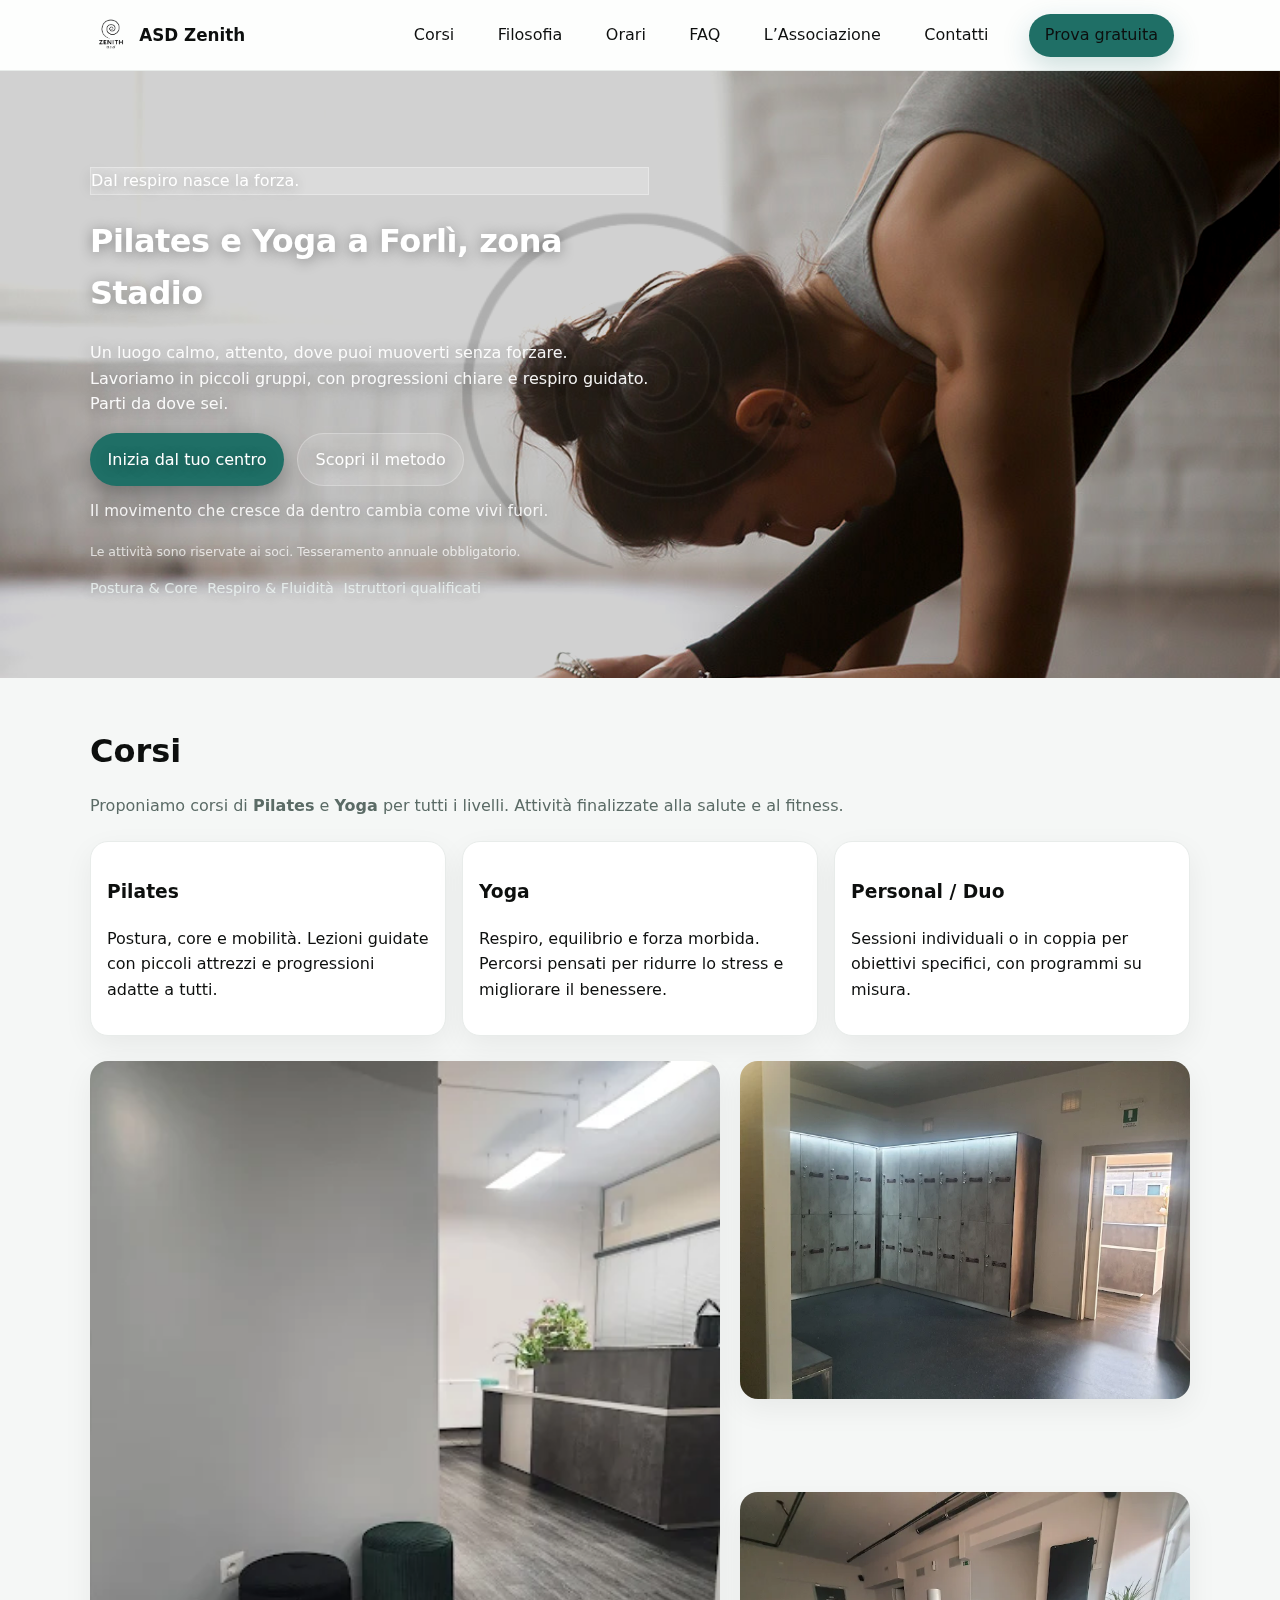
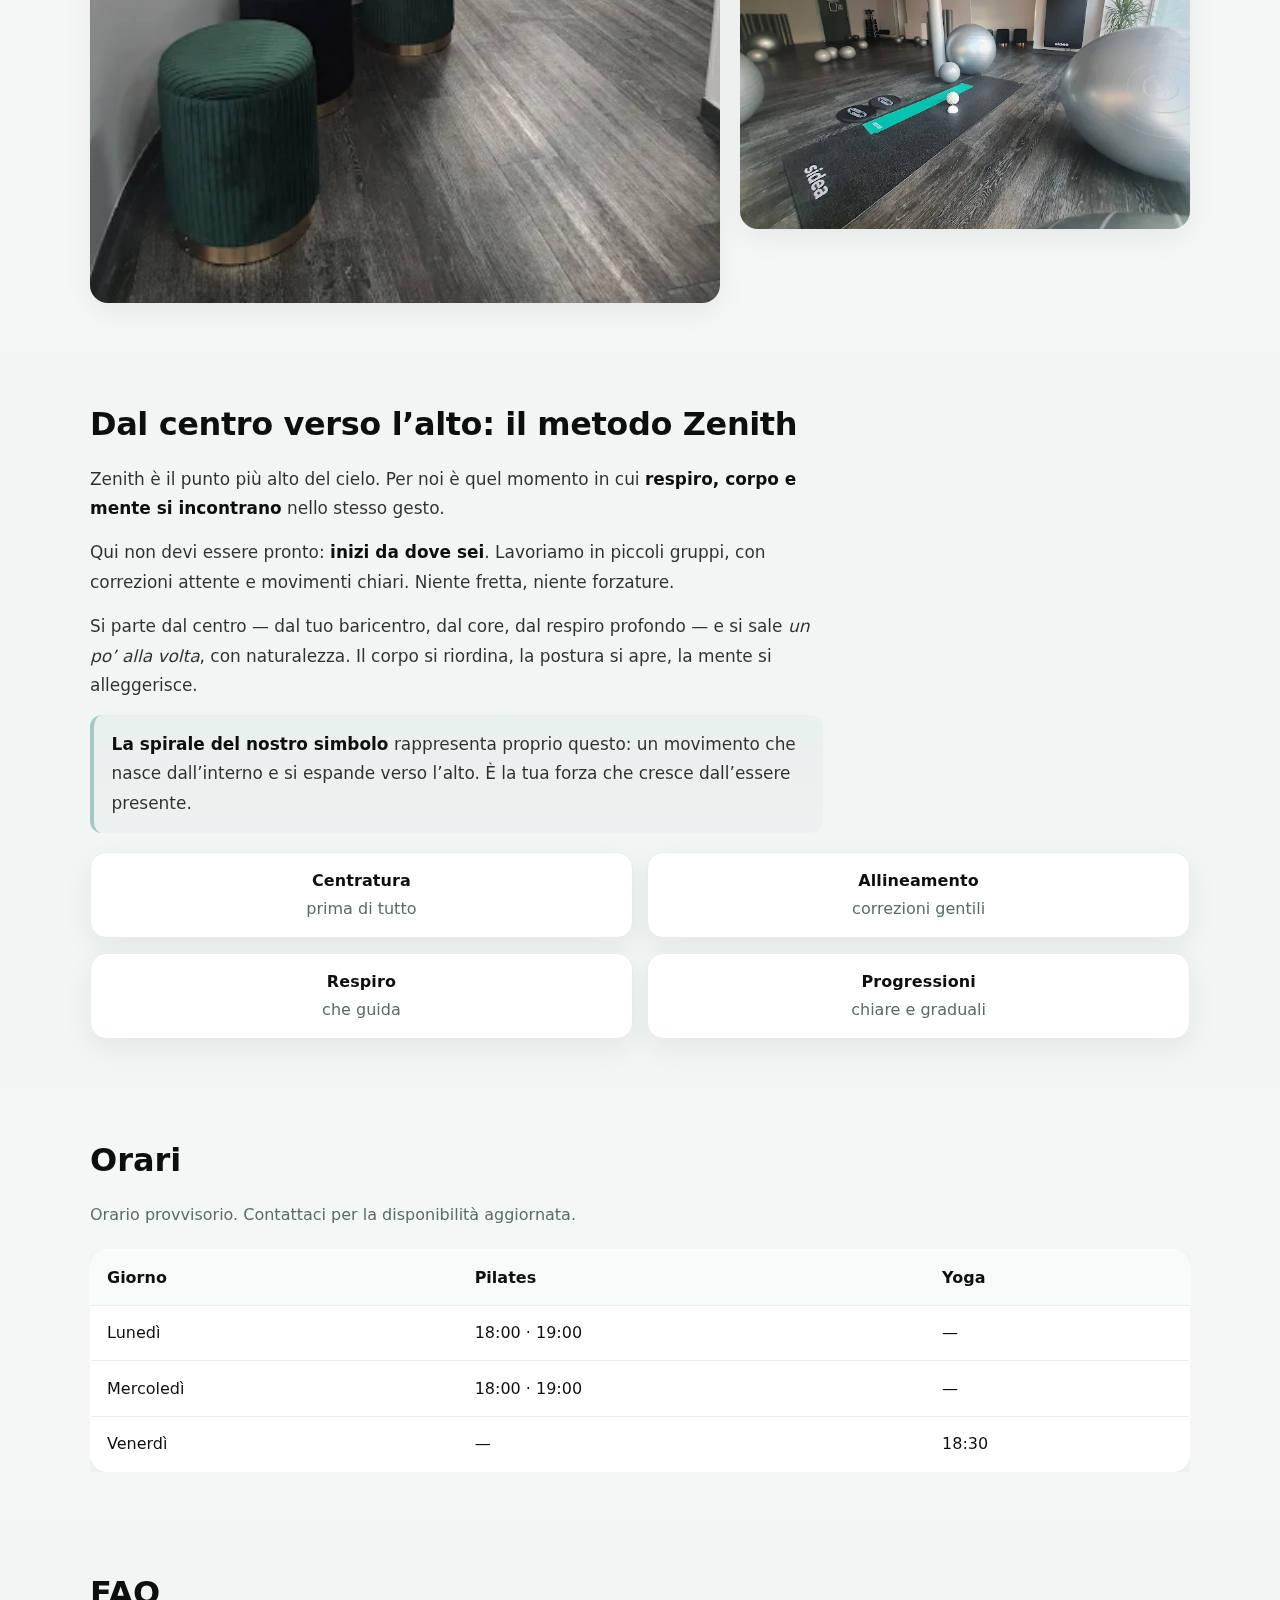
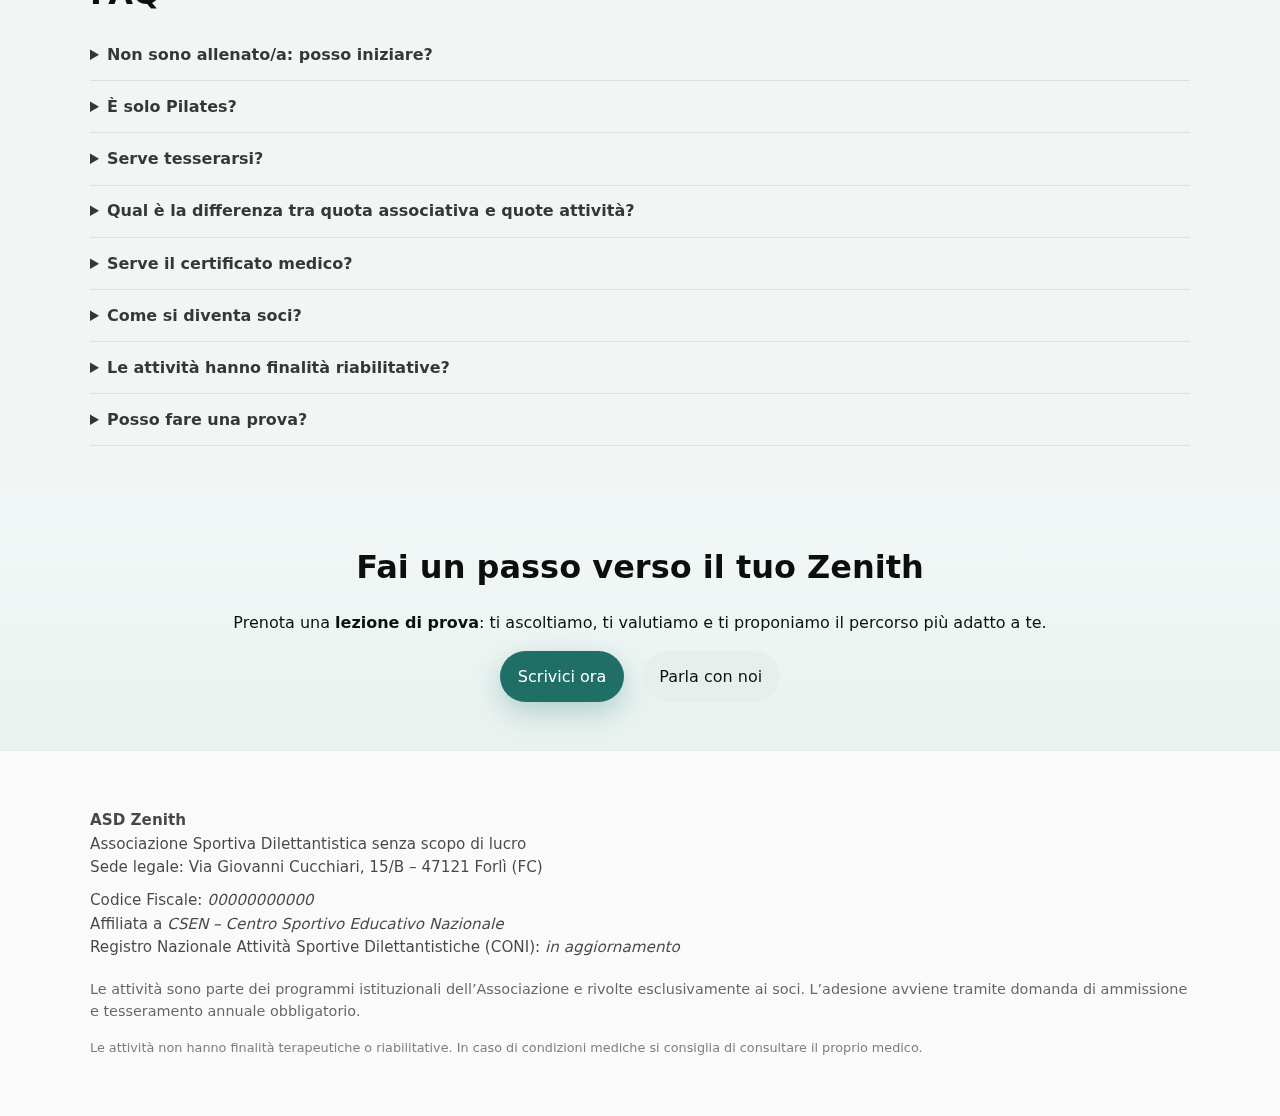
<file: backup/assets/index.html>
<!DOCTYPE html>
<html lang="it">

<head>
    <meta charset="utf-8">
    <meta name="viewport" content="width=device-width, initial-scale=1">
    <title>ASD Zenith — Pilates e Yoga a Forlì (zona Stadio)</title>
    <meta name="description" content="Raggiungi il tuo punto più alto. Pilates e Yoga a Forlì, in piccoli gruppi: postura, core e respiro. Centro nuovo in zona Stadio. Prova gratuita.">
    <link rel="canonical" href="https://www.esempio-zenith.it/">
    <meta property="og:title" content="ASD Zenith — Pilates e Yoga a Forlì">
    <meta property="og:description" content="Allinea, respira, sali. Pilates e Yoga a Forlì per un benessere sostenibile. Prenota la prova.">
    <meta property="og:type" content="website">
    <meta property="og:url" content="https://www.esempio-zenith.it/">
    <meta property="og:image" content="assets/img/studio-1.webp">
    <meta name="twitter:card" content="summary_large_image">
    <meta name="theme-color" content="#0e2a26">
    <link rel="preload" href="assets/img/studio-1.webp" as="image">
    <link rel="stylesheet" href="assets/css/styles.css">
    <link rel="manifest" href="seo/manifest.json">
    <script type="application/ld+json">
        {
            "@context": "https://schema.org",
            "@type": "SportsActivityLocation",
            "name": "ASD Zenith",
            "description": "Centro per Pilates e Yoga a Forlì (zona Stadio). Ginnastica finalizzata alla salute e al fitness.",
            "address": {
                "@type": "PostalAddress",
                "addressLocality": "Forlì",
                "addressRegion": "FC",
                "addressCountry": "IT"
            },
            "areaServed": "Forlì e dintorni",
            "sport": ["Pilates", "Yoga"],
            "url": "https://www.esempio-zenith.it/",
            "image": ["assets/img/studio-1.webp", "assets/img/zona-attesa.webp", "assets/img/spogliatoi.webp"],
            "openingHoursSpecification": [{
                "@type": "OpeningHoursSpecification",
                "dayOfWeek": ["Monday", "Tuesday", "Wednesday", "Thursday", "Friday"],
                "opens": "09:00",
                "closes": "20:00"
            }],
            "priceRange": "€€",
            "foundingDate": "2025-11-06",
            "telephone": "+39 000 000 0000"
        }
    </script>
</head>

<body>
    <a class="skip-link" href="#main">Salta al contenuto</a>

    <header class="site-header">
        <div class="container header-inner">
            <a href="/" class="logo">
                <img src="assets/img/zenith-logo-clean.png" alt="Zenith Logo">
                <span>ASD Zenith</span>
            </a>
            <button id="mobileMenuBtn" class="mobile-menu-btn" aria-label="Apri/chiudi menu" aria-expanded="false" aria-controls="navLinks">
        <span class="bar"></span>
        <span class="bar"></span>
        <span class="bar"></span>
      </button>
            <nav id="navLinks" class="nav">
                <a href="#corsi">Corsi</a>
                <a href="#filosofia">Filosofia</a>
                <a href="#orari">Orari</a>
                <a href="#faq">FAQ</a>
                <a href="associazione.html">L’Associazione</a>

                <a href="#contatti">Contatti</a>
                <a href="#cta" class="btn btn-primary">Prova gratuita</a>
            </nav>
        </div>
    </header>

    <main id="main">
        <!-- HERO con spirale respirante -->
        <section class="hero hero-cover">
            <div class="hero-bg" role="img" aria-label="Sala corsi Pilates e Yoga di ASD Zenith a Forlì"></div>
            <img src="assets/img/spirale2.png" class="hero-spiral c3" alt="" aria-hidden="true">
            <div class="container hero-inner">
                <div class="hero-copy">
                    <p class="payoff">Dal respiro nasce la forza.</p>
                    <h1>Pilates e Yoga a Forlì, zona Stadio</h1>
                    <p class="subtitle">Un luogo calmo, attento, dove puoi muoverti senza forzare. Lavoriamo in piccoli gruppi, con progressioni chiare e respiro guidato. Parti da dove sei.</p>
                    <div class="cta-row">
                        <a href="#cta" class="btn btn-primary">Inizia dal tuo centro</a>
                        <a href="#corsi" class="btn btn-secondary">Scopri il metodo</a>
                    </div>
                    <p class="micro-claim">Il movimento che cresce da dentro cambia come vivi fuori.</p>
                    <p class="micro-legal">
                        Le attività sono riservate ai soci. Tesseramento annuale obbligatorio.
                    </p>
                    <ul class="badges">
                        <li>Postura &amp; Core</li>
                        <li>Respiro &amp; Fluidità</li>
                        <li>Istruttori qualificati</li>
                    </ul>
                </div>
            </div>
        </section>

        <section id="corsi" class="section">
            <div class="container">
                <h2>Corsi</h2>
                <p class="section-intro">Proponiamo corsi di <strong>Pilates</strong> e <strong>Yoga</strong> per tutti i livelli. Attività finalizzate alla salute e al fitness.</p>
                <div class="cards">
                    <article class="card">
                        <h3>Pilates</h3>
                        <p>Postura, core e mobilità. Lezioni guidate con piccoli attrezzi e progressioni adatte a tutti.</p>
                    </article>
                    <article class="card">
                        <h3>Yoga</h3>
                        <p>Respiro, equilibrio e forza morbida. Percorsi pensati per ridurre lo stress e migliorare il benessere.</p>
                    </article>
                    <article class="card">
                        <h3>Personal / Duo</h3>
                        <p>Sessioni individuali o in coppia per obiettivi specifici, con programmi su misura.</p>
                    </article>
                </div>

                <!-- GALLERY ARMONIZZATA -->
                <div class="gallery layout-zenith">
                    <figure class="g-large">
                        <img src="assets/img/zona-attesa.webp" alt="Zona accoglienza e ingresso" loading="lazy">
                    </figure>
                    <figure class="g-small">
                        <img src="assets/img/spogliatoi.webp" alt="Spogliatoi con armadietti" loading="lazy">
                    </figure>
                    <figure class="g-small">
                        <img src="assets/img/studio-1.webp" alt="Sala Pilates e Yoga attrezzata" loading="lazy">
                    </figure>
                </div>
            </div>
        </section>

        <section id="filosofia" class="section alt">
            <div class="container why-grid">

                <div class="why-copy">
                    <h2>Dal centro verso l’alto: il metodo Zenith</h2>

                    <p>Zenith è il punto più alto del cielo. Per noi è quel momento in cui <strong>respiro, corpo e mente si incontrano</strong> nello stesso gesto.</p>

                    <p>Qui non devi essere pronto: <strong>inizi da dove sei</strong>. Lavoriamo in piccoli gruppi, con correzioni attente e movimenti chiari. Niente fretta, niente forzature.</p>

                    <p>Si parte dal centro — dal tuo baricentro, dal core, dal respiro profondo — e si sale <em>un po’ alla volta</em>, con naturalezza. Il corpo si riordina, la postura si apre, la mente si alleggerisce.</p>

                    <p class="spiral-claim"><strong>La spirale del nostro simbolo</strong> rappresenta proprio questo: un movimento che nasce dall’interno e si espande verso l’alto. È la tua forza che cresce dall’essere presente.</p>

                </div>

                <div class="why-facts">
                    <div class="fact"><strong>Centratura</strong><span>prima di tutto</span></div>
                    <div class="fact"><strong>Allineamento</strong><span>correzioni gentili</span></div>
                    <div class="fact"><strong>Respiro</strong><span>che guida</span></div>
                    <div class="fact"><strong>Progressioni</strong><span>chiare e graduali</span></div>
                </div>

            </div>
        </section>


        <section id="orari" class="section">
            <div class="container">
                <h2>Orari</h2>
                <p class="section-intro">Orario provvisorio. Contattaci per la disponibilità aggiornata.</p>
                <div class="table-wrap">
                    <table class="table">
                        <thead>
                            <tr>
                                <th>Giorno</th>
                                <th>Pilates</th>
                                <th>Yoga</th>
                            </tr>
                        </thead>
                        <tbody>
                            <tr>
                                <td>Lunedì</td>
                                <td>18:00 · 19:00</td>
                                <td>—</td>
                            </tr>
                            <tr>
                                <td>Mercoledì</td>
                                <td>18:00 · 19:00</td>
                                <td>—</td>
                            </tr>
                            <tr>
                                <td>Venerdì</td>
                                <td>—</td>
                                <td>18:30</td>
                            </tr>
                        </tbody>
                    </table>
                </div>
            </div>
        </section>

        <section id="faq" class="section alt">
            <div class="container">
                <h2>FAQ</h2>

                <details>
                    <summary>Non sono allenato/a: posso iniziare?</summary>
                    <p>Sì. Lavoriamo in piccoli gruppi con progressioni graduali: inizi da dove sei, senza forzare. La pratica cresce con naturalezza, guidata dal respiro.</p>
                </details>

                <details>
                    <summary>È solo Pilates?</summary>
                    <p>La base è Pilates, ma integriamo principi di Yoga e lavoro posturale. L’obiettivo è equilibrio, forza morbida e consapevolezza del movimento.</p>
                </details>

                <details>
                    <summary>Serve tesserarsi?</summary>
                    <p>Sì. Essendo una Associazione Sportiva Dilettantistica, l’accesso alle attività è riservato ai soci. Il tesseramento è annuale e comprende assicurazione di base tramite Ente di Promozione Sportiva.</p>
                </details>

                <details>
                    <summary>Qual è la differenza tra quota associativa e quote attività?</summary>
                    <p>La quota associativa è annuale e permette di diventare socio/a dell’Associazione. Le quote attività contribuiscono ai costi organizzativi delle sessioni e non costituiscono prestazioni commerciali.</p>
                </details>

                <details>
                    <summary>Serve il certificato medico?</summary>
                    <p>Sì. Per partecipare alle attività motorie non agonistiche è richiesto il certificato medico di idoneità alla pratica sportiva non agonistica, come previsto dalla normativa vigente.</p>
                </details>

                <details>
                    <summary>Come si diventa soci?</summary>
                    <p>È sufficiente compilare la domanda di ammissione a socio e versare la quota associativa annuale. La domanda viene approvata dal Consiglio Direttivo.</p>
                </details>

                <details>
                    <summary>Le attività hanno finalità riabilitative?</summary>
                    <p>No. Le attività proposte non hanno scopo terapeutico o riabilitativo. In presenza di condizioni mediche specifiche è consigliata la consultazione del proprio medico.</p>
                </details>

                <details>
                    <summary>Posso fare una prova?</summary>
                    <p>Sì. È possibile prenotare una lezione di prova prima di formalizzare l’iscrizione. Ti accompagniamo noi passo dopo passo.</p>
                </details>

            </div>
        </section>


        <section id="cta" class="section cta">
            <div class="container cta-inner">
                <h2>Fai un passo verso il tuo Zenith</h2>
                <p>Prenota una <strong>lezione di prova</strong>: ti ascoltiamo, ti valutiamo e ti proponiamo il percorso più adatto a te.</p>
                <a class="btn btn-primary" href="mailto:info@asdzenith.it?subject=Richiesta%20lezione%20di%20prova">Scrivici ora</a>
                <a class="btn btn-secondary" href="tel:+390000000000">Parla con noi</a>
            </div>
        </section>
    </main>

    <footer class="site-footer">
        <div class="container">

            <p><strong>ASD Zenith</strong><br> Associazione Sportiva Dilettantistica senza scopo di lucro<br> Sede legale: Via Giovanni Cucchiari, 15/B – 47121 Forlì (FC)</p>

            <p class="small">
                Codice Fiscale: <em>00000000000</em><br> Affiliata a <em>CSEN – Centro Sportivo Educativo Nazionale</em><br> Registro Nazionale Attività Sportive Dilettantistiche (CONI): <em>in aggiornamento</em>
            </p>

            <p class="note">
                Le attività sono parte dei programmi istituzionali dell’Associazione e rivolte esclusivamente ai soci. L’adesione avviene tramite domanda di ammissione e tesseramento annuale obbligatorio.
            </p>

            <p class="tiny">
                Le attività non hanno finalità terapeutiche o riabilitative. In caso di condizioni mediche si consiglia di consultare il proprio medico.
            </p>

        </div>
    </footer>


    <script src="assets/js/app.js" defer></script>
</body>

</html>
</file>
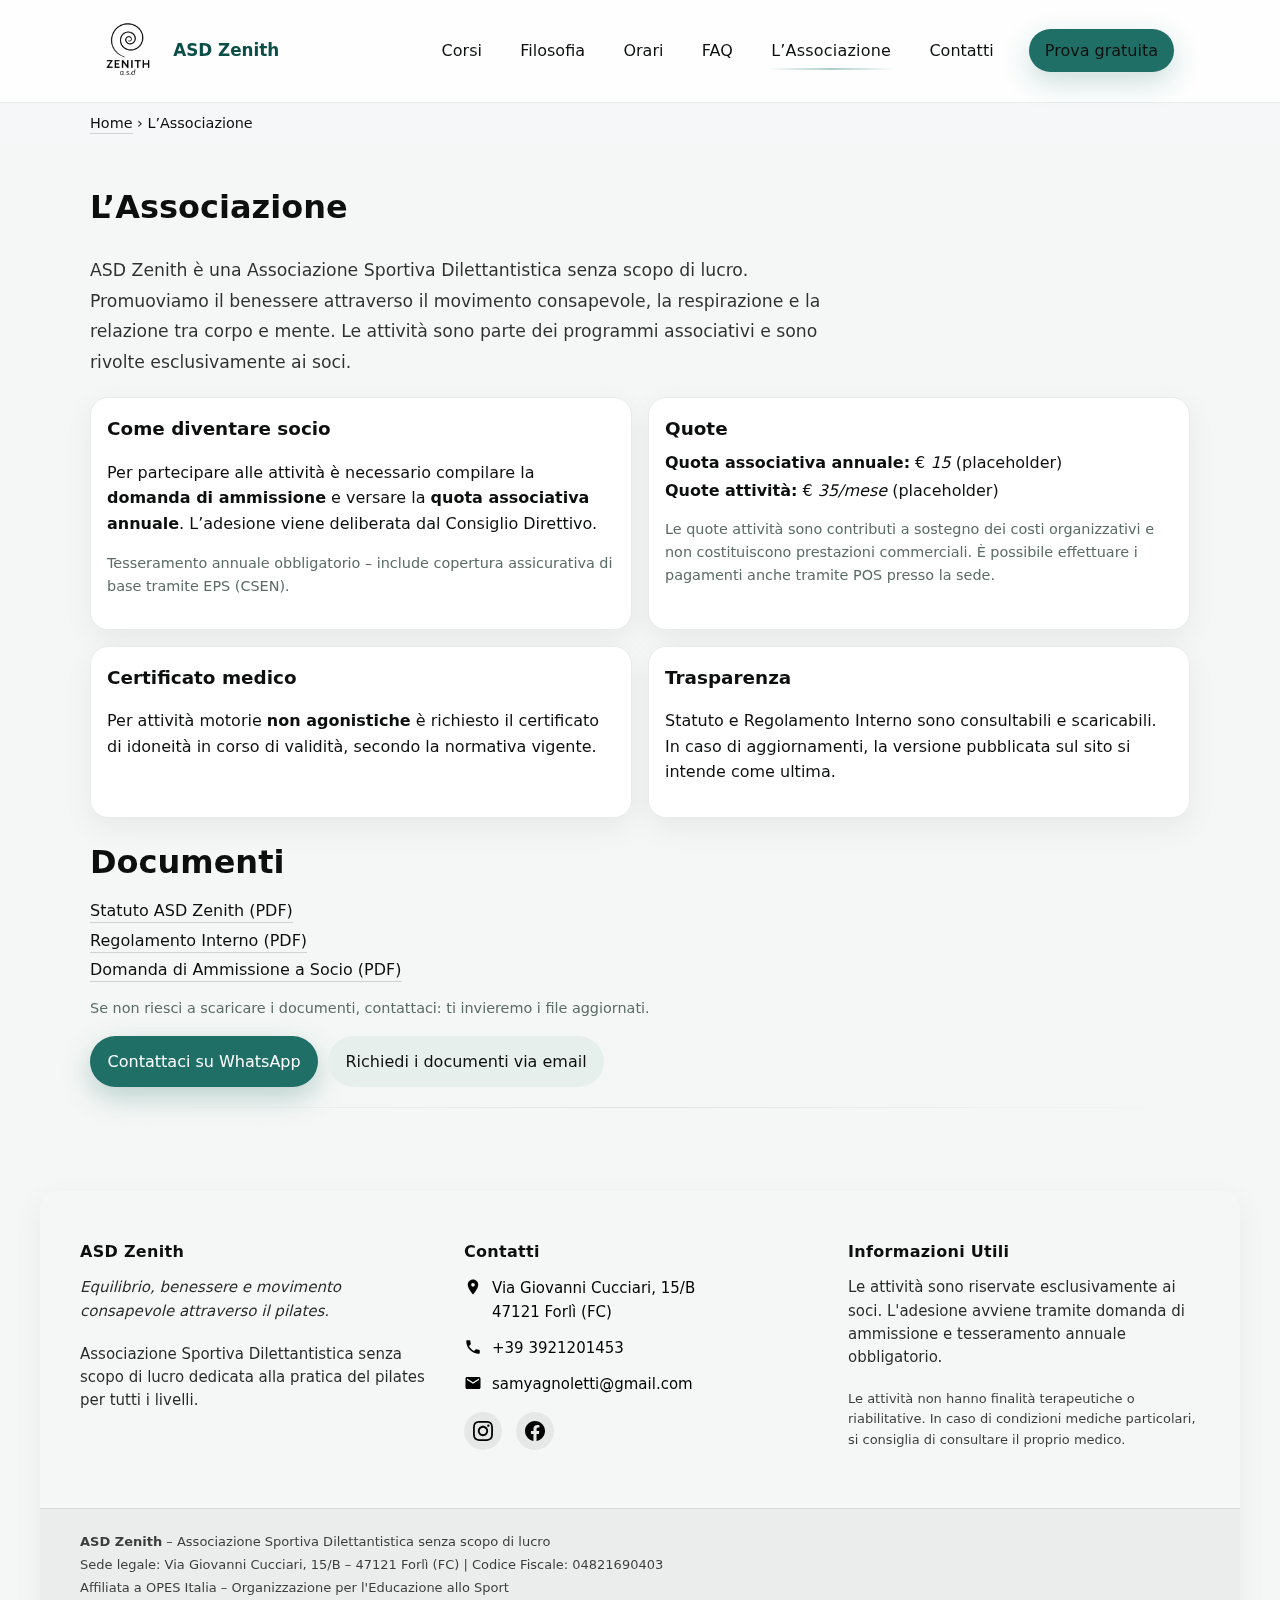
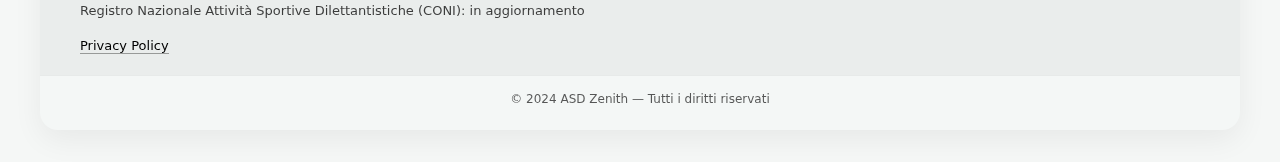
<file: associazione.html>
<!DOCTYPE html>
<html lang="it">

<head>
    <meta charset="utf-8" />
    <meta name="viewport" content="width=device-width, initial-scale=1" />
    <title>L’Associazione — ASD Zenith</title>
    <meta name="description" content="ASD Zenith: chi siamo, come diventare socio, tesseramento, quote, assicurazione e documenti ufficiali (Statuto, Regolamento, Domanda socio).">

    <!-- RIMOSSO: preconnect a fonts.gstatic (non stai caricando webfont) -->
    <!-- <link rel="preconnect" href="https://fonts.gstatic.com" crossorigin> -->

    <!-- CSS principale -->
    <link rel="stylesheet" href="assets/css/styles.css">

    <!-- Canonical coerente col dominio reale -->
    <link rel="canonical" href="https://www.zenithasd.it/associazione.html">


    <!-- PWA & icone (consigliato) -->
    <link rel="manifest" href="/seo/manifest.json">
    <meta name="theme-color" content="#1f6f66">
    <link rel="apple-touch-icon" href="/assets/icons/icon-192.png">

    <!-- Social base (facoltativo ma utile) -->
    <meta property="og:type" content="website">
    <meta property="og:site_name" content="ASD Zenith">
    <meta property="og:title" content="L’Associazione — ASD Zenith">
    <meta property="og:description" content="Chi siamo, tesseramento, quote, assicurazione e documenti ufficiali.">
    <meta property="og:url" content="https://www.zenithasd.it/associazione.html">
    <meta property="og:image" content="https://www.zenithasd.it/assets/img/studio-1.webp">

</head>

<body class="page-associazione">
    <!-- Skip link per accessibilità tastiera -->
    <a class="skip-link" href="#main">Salta al contenuto</a>

    <header class="site-header">
        <div class="container header-inner">
            <a href="index.html" class="logo">
                <img src="assets/img/zenith-logo-clean.png" alt="Zenith Logo">
                <span>ASD Zenith</span>
            </a>

            <!-- Pulsante menu mobile (aria aggiornati via JS) -->
            <button id="mobileMenuBtn" class="mobile-menu-btn" aria-label="Apri/chiudi menu" aria-expanded="false" aria-controls="navLinks">
        <span class="bar"></span><span class="bar"></span><span class="bar"></span>
      </button>

            <nav id="navLinks" class="nav">
                <a href="index.html#corsi">Corsi</a>
                <a href="index.html#filosofia">Filosofia</a>
                <a href="index.html#orari">Orari</a>
                <a href="index.html#faq">FAQ</a>
                <a href="associazione.html" aria-current="page">L’Associazione</a>
                <a href="index.html#contatti">Contatti</a>
                <a href="index.html#cta" class="btn btn-primary">Prova gratuita</a>
            </nav>
        </div>
    </header>

    <!-- id="main" per lo skip-link -->
    <main id="main">
        <!-- Breadcrumb semantico -->
        <nav aria-label="Percorso" class="breadcrumb">
            <div class="container">
                <a href="index.html">Home</a> <span>›</span> <span aria-current="page">L’Associazione</span>
            </div>
        </nav>

        <section class="section">
            <div class="container associazione">
                <h1>L’Associazione</h1>
                <p class="lead">
                    ASD Zenith è una Associazione Sportiva Dilettantistica senza scopo di lucro. Promuoviamo il benessere attraverso il movimento consapevole, la respirazione e la relazione tra corpo e mente. Le attività sono parte dei programmi associativi e sono rivolte
                    esclusivamente ai soci.
                </p>

                <div class="cards info-grid">
                    <article class="card">
                        <h2>Come diventare socio</h2>
                        <p>
                            Per partecipare alle attività è necessario compilare la <strong>domanda di ammissione</strong> e versare la
                            <strong>quota associativa annuale</strong>. L’adesione viene deliberata dal Consiglio Direttivo.
                        </p>
                        <p class="micro">Tesseramento annuale obbligatorio – include copertura assicurativa di base tramite EPS (CSEN).</p>
                    </article>

                    <article class="card">
                        <h2>Quote</h2>
                        <ul class="clean">
                            <li><strong>Quota associativa annuale:</strong> € <em>15</em> (placeholder)</li>
                            <li><strong>Quote attività:</strong> € <em>35/mese</em> (placeholder)</li>
                        </ul>
                        <p class="micro">
                            Le quote attività sono contributi a sostegno dei costi organizzativi e non costituiscono prestazioni commerciali. È possibile effettuare i pagamenti anche tramite POS presso la sede.
                        </p>
                    </article>

                    <article class="card">
                        <h2>Certificato medico</h2>
                        <p>
                            Per attività motorie <strong>non agonistiche</strong> è richiesto il certificato di idoneità in corso di validità, secondo la normativa vigente.
                        </p>
                    </article>

                    <article class="card">
                        <h2>Trasparenza</h2>
                        <p>
                            Statuto e Regolamento Interno sono consultabili e scaricabili. In caso di aggiornamenti, la versione pubblicata sul sito si intende come ultima.
                        </p>
                    </article>
                </div>

                <div class="docs">
                    <h2>Documenti</h2>
                    <ul class="docs-list">
                        <li><a href="assets/docs/STATUTO_ASD_ZENITH.pdf" download>Statuto ASD Zenith (PDF)</a></li>
                        <li><a href="assets/docs/REGOLAMENTO_INTERNO_ASD_ZENITH.pdf" download>Regolamento Interno (PDF)</a></li>
                        <li><a href="assets/docs/DOMANDA_AMMISSIONE_SOCIO_ASD_ZENITH.pdf" download>Domanda di Ammissione a Socio (PDF)</a></li>
                    </ul>
                    <p class="micro">Se non riesci a scaricare i documenti, contattaci: ti invieremo i file aggiornati.</p>
                </div>

                <div class="cta-row">
                    <!-- target+rel per sicurezza/UX -->
                    <a href="https://wa.me/393512345678" class="btn btn-primary" target="_blank" rel="noopener noreferrer">Contattaci su WhatsApp</a>
                    <a href="mailto:info@asdzenith.it" class="btn btn-secondary">Richiedi i documenti via email</a>
                </div>

                <hr class="soft">


            </div>
        </section>
    </main>

    <footer class="site-footer">

        <div class="footer-content">
            <div class="footer-top">
                <div class="footer-section">
                    <h3>ASD Zenith</h3>
                    <p style="font-style: italic; margin-bottom: 20px;">Equilibrio, benessere e movimento consapevole attraverso il pilates.</p>
                    <p>Associazione Sportiva Dilettantistica senza scopo di lucro dedicata alla pratica del pilates per tutti i livelli.</p>
                </div>

                <div class="footer-section">
                    <h3>Contatti</h3>
                    <div class="contact-item">
                        <svg xmlns="http://www.w3.org/2000/svg" viewBox="0 0 24 24" fill="white">
                            <path d="M12 2C8.13 2 5 5.13 5 9c0 5.25 7 13 7 13s7-7.75 7-13c0-3.87-3.13-7-7-7zm0 9.5c-1.38 0-2.5-1.12-2.5-2.5s1.12-2.5 2.5-2.5 2.5 1.12 2.5 2.5-1.12 2.5-2.5 2.5z"/>
                        </svg>
                        <span>Via Giovanni Cucciari, 15/B<br>47121 Forlì (FC)</span>
                    </div>
                    <div class="contact-item">
                        <svg xmlns="http://www.w3.org/2000/svg" viewBox="0 0 24 24" fill="white">
                            <path d="M6.62 10.79c1.44 2.83 3.76 5.14 6.59 6.59l2.2-2.2c.27-.27.67-.36 1.02-.24 1.12.37 2.33.57 3.57.57.55 0 1 .45 1 1V20c0 .55-.45 1-1 1-9.39 0-17-7.61-17-17 0-.55.45-1 1-1h3.5c.55 0 1 .45 1 1 0 1.25.2 2.45.57 3.57.11.35.03.74-.25 1.02l-2.2 2.2z"/>
                        </svg>
                        <span>+39 3921201453</span>
                    </div>
                    <div class="contact-item">
                        <svg xmlns="http://www.w3.org/2000/svg" viewBox="0 0 24 24" fill="white">
                            <path d="M20 4H4c-1.1 0-1.99.9-1.99 2L2 18c0 1.1.9 2 2 2h16c1.1 0 2-.9 2-2V6c0-1.1-.9-2-2-2zm0 4l-8 5-8-5V6l8 5 8-5v2z"/>
                        </svg>
                        <span>samyagnoletti@gmail.com</span>
                    </div>

                    <div class="social-links">
                        <a href="https://www.instagram.com" target="_blank" aria-label="Instagram">
                            <svg xmlns="http://www.w3.org/2000/svg" viewBox="0 0 24 24">
                                <path d="M12 2.163c3.204 0 3.584.012 4.85.07 3.252.148 4.771 1.691 4.919 4.919.058 1.265.069 1.645.069 4.849 0 3.205-.012 3.584-.069 4.849-.149 3.225-1.664 4.771-4.919 4.919-1.266.058-1.644.07-4.85.07-3.204 0-3.584-.012-4.849-.07-3.26-.149-4.771-1.699-4.919-4.92-.058-1.265-.07-1.644-.07-4.849 0-3.204.013-3.583.07-4.849.149-3.227 1.664-4.771 4.919-4.919 1.266-.057 1.645-.069 4.849-.069zm0-2.163c-3.259 0-3.667.014-4.947.072-4.358.2-6.78 2.618-6.98 6.98-.059 1.281-.073 1.689-.073 4.948 0 3.259.014 3.668.072 4.948.2 4.358 2.618 6.78 6.98 6.98 1.281.058 1.689.072 4.948.072 3.259 0 3.668-.014 4.948-.072 4.354-.2 6.782-2.618 6.979-6.98.059-1.28.073-1.689.073-4.948 0-3.259-.014-3.667-.072-4.947-.196-4.354-2.617-6.78-6.979-6.98-1.281-.059-1.69-.073-4.949-.073zm0 5.838c-3.403 0-6.162 2.759-6.162 6.162s2.759 6.163 6.162 6.163 6.162-2.759 6.162-6.163c0-3.403-2.759-6.162-6.162-6.162zm0 10.162c-2.209 0-4-1.79-4-4 0-2.209 1.791-4 4-4s4 1.791 4 4c0 2.21-1.791 4-4 4zm6.406-11.845c-.796 0-1.441.645-1.441 1.44s.645 1.44 1.441 1.44c.795 0 1.439-.645 1.439-1.44s-.644-1.44-1.439-1.44z"/>
                            </svg>
                        </a>
                        <a href="https://www.facebook.com" target="_blank" aria-label="Facebook">
                            <svg xmlns="http://www.w3.org/2000/svg" viewBox="0 0 24 24">
                                <path d="M24 12.073c0-6.627-5.373-12-12-12s-12 5.373-12 12c0 5.99 4.388 10.954 10.125 11.854v-8.385H7.078v-3.47h3.047V9.43c0-3.007 1.792-4.669 4.533-4.669 1.312 0 2.686.235 2.686.235v2.953H15.83c-1.491 0-1.956.925-1.956 1.874v2.25h3.328l-.532 3.47h-2.796v8.385C19.612 23.027 24 18.062 24 12.073z"/>
                            </svg>
                        </a>
                    </div>
                </div>

                <div class="footer-section">
                    <h3>Informazioni Utili</h3>
                    <p>Le attività sono riservate esclusivamente ai soci. L'adesione avviene tramite domanda di ammissione e tesseramento annuale obbligatorio.</p>
                    <p style="margin-top: 20px; font-size: 13px; opacity: 0.9;">Le attività non hanno finalità terapeutiche o riabilitative. In caso di condizioni mediche particolari, si consiglia di consultare il proprio medico.</p>
                </div>
            </div>
        </div>

        <div class="legal-info">
            <p><strong>ASD Zenith</strong> – Associazione Sportiva Dilettantistica senza scopo di lucro</p>
            <p>Sede legale: Via Giovanni Cucciari, 15/B – 47121 Forlì (FC) | Codice Fiscale: 04821690403</p>
            <p>Affiliata a OPES Italia – Organizzazione per l'Educazione allo Sport</p>
            <p>Registro Nazionale Attività Sportive Dilettantistiche (CONI): in aggiornamento</p>
            <p style="margin-top: 15px;"><a href="#">Privacy Policy</a></p>
        </div>

        <div class="footer-bottom">
            © 2024 ASD Zenith — Tutti i diritti riservati
        </div>
    </footer>

    <!-- Anno nel footer -->
    <script>
        document.getElementById('y').textContent = new Date().getFullYear();
    </script>

    <!-- JS unificato con gestione menu + a11y + smooth-scroll -->
    <script src="assets/js/app.js" defer></script>
</body>

</html>
</file>
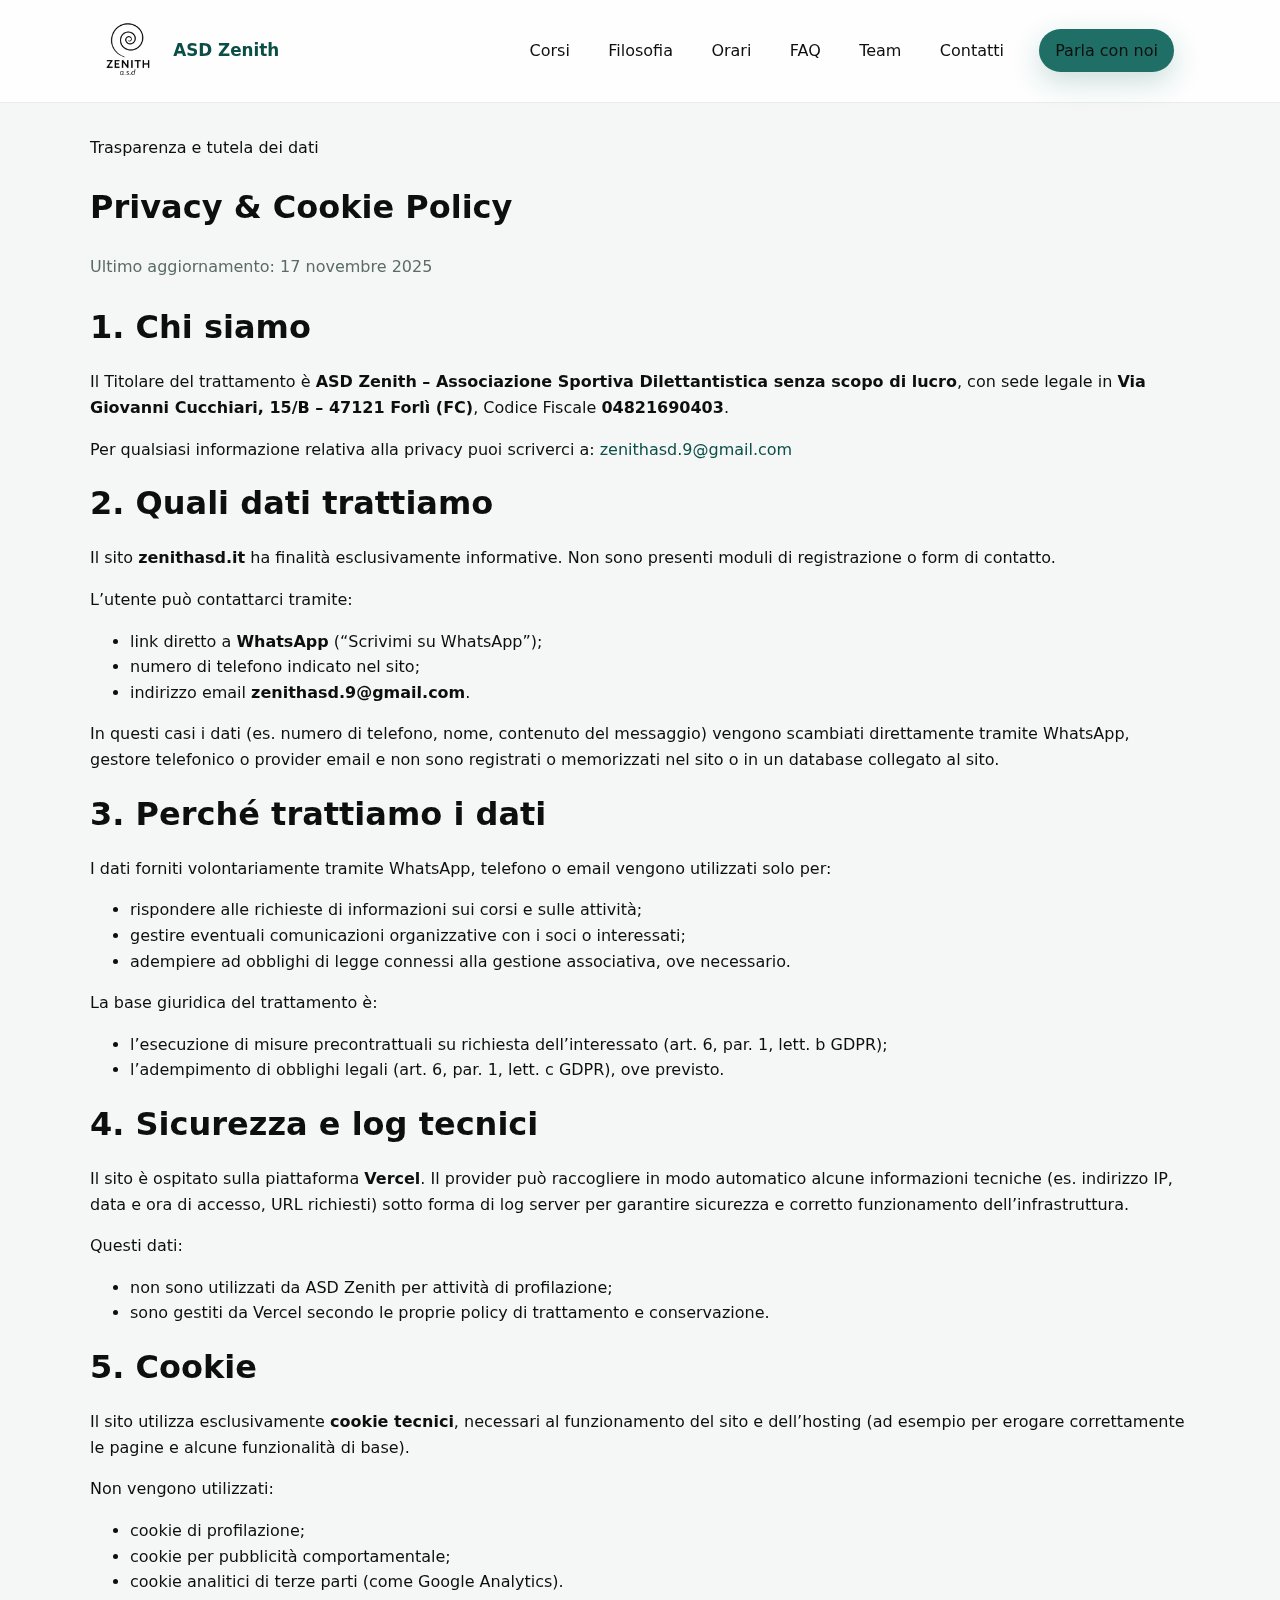
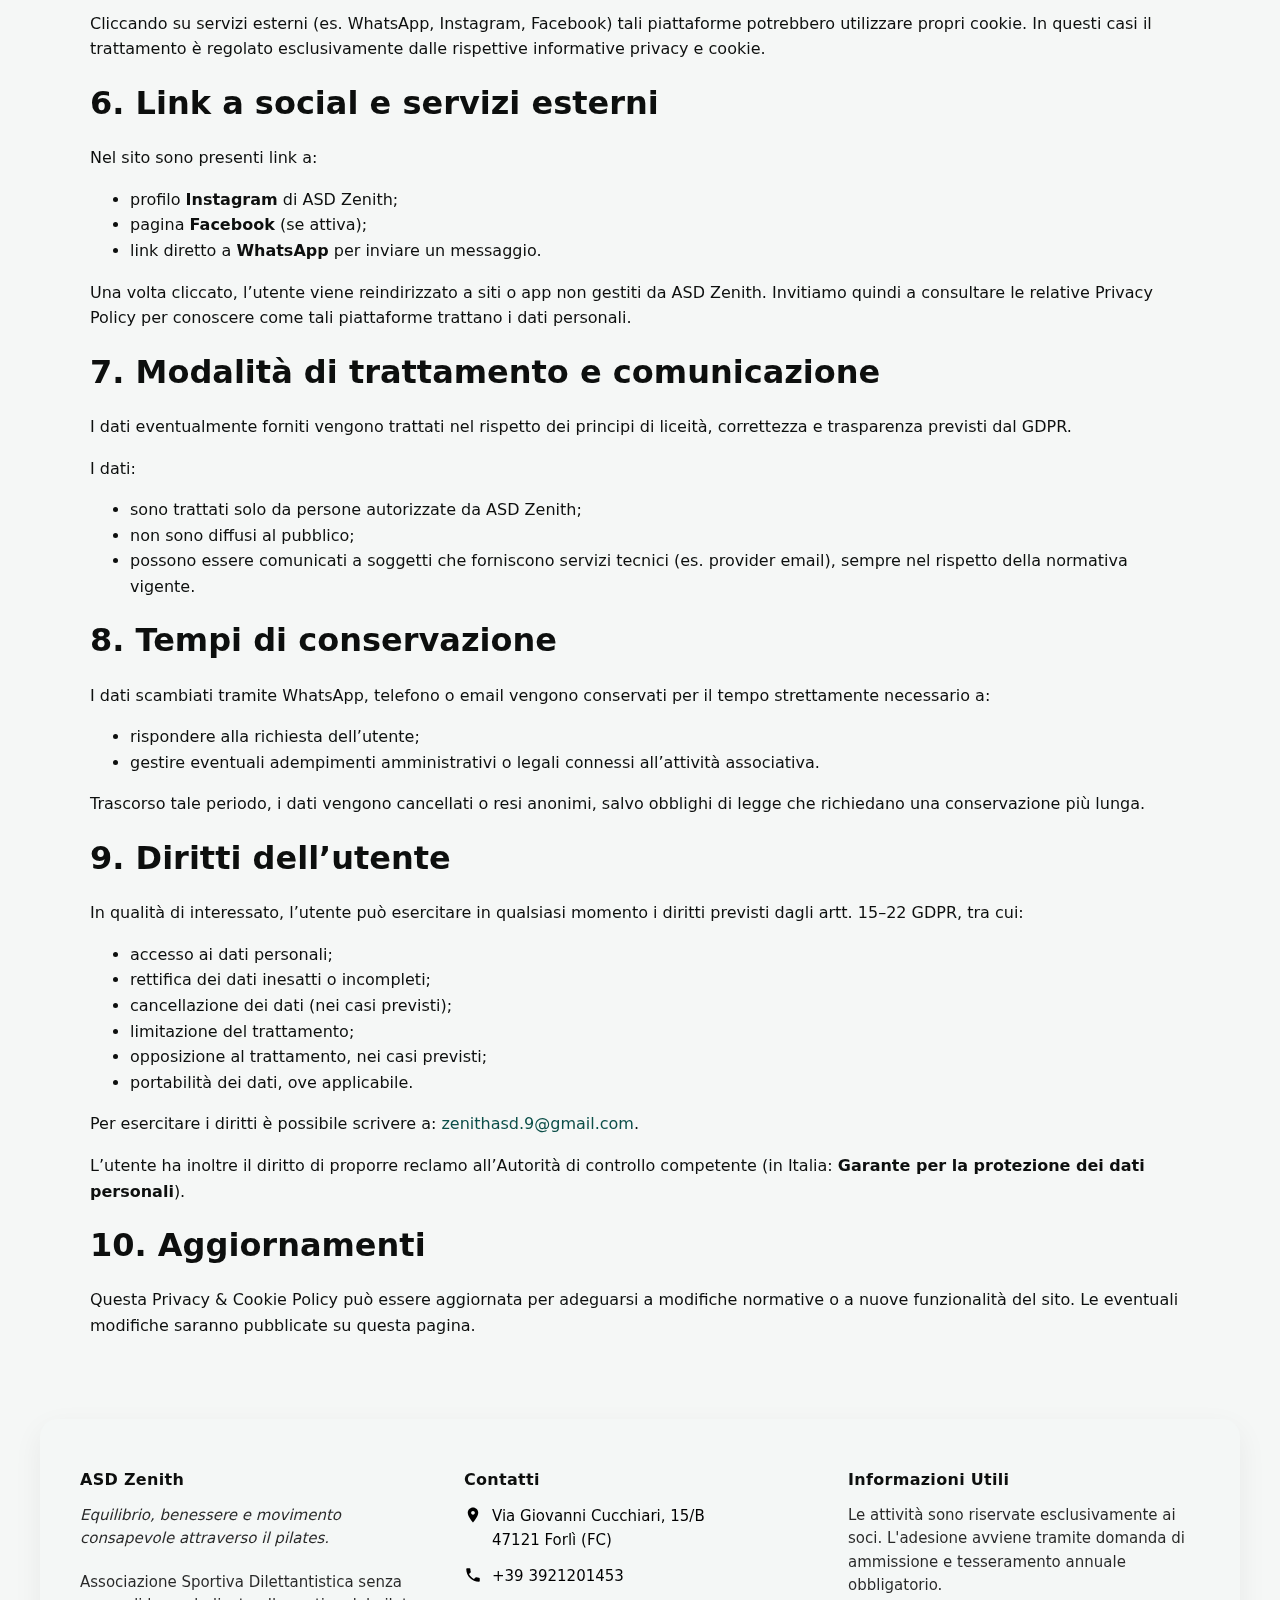
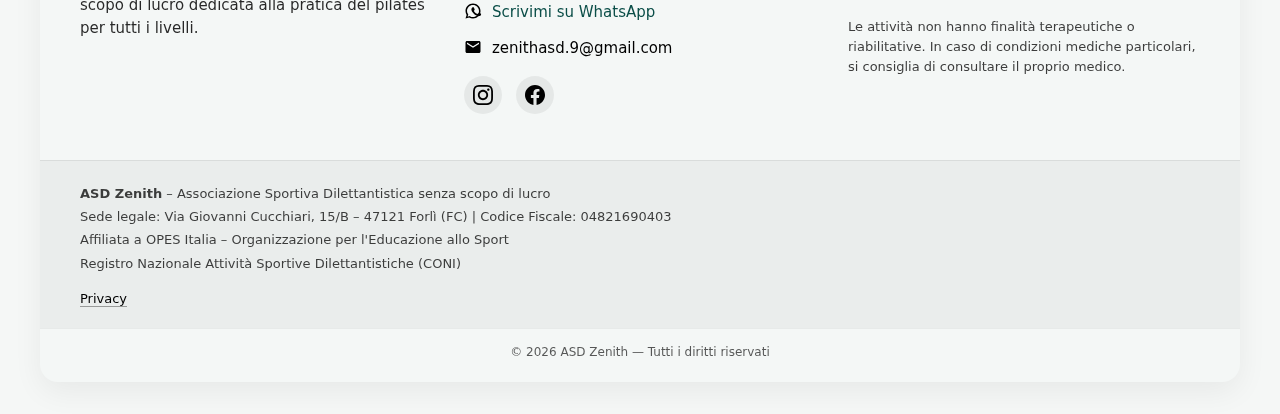
<file: privacy/privacy-policy.html>
<!DOCTYPE html>
<html lang="it">

<head>
    <meta charset="utf-8">
    <meta name="viewport" content="width=device-width, initial-scale=1">
    <title>Privacy | ASD Zenith</title>

    <link rel="canonical" href="https://www.zenithasd.it/privacy/privacy-policy.html">
    <meta name="robots" content="noindex">

    <meta name="theme-color" content="#1f6f66">
    <link rel="manifest" href="../manifest.json">
    <link rel="apple-touch-icon" href="../assets/icons/icon-192.png">
    <link rel="icon" href="../assets/icons/icon-192.png" type="image/png">

    <link rel="stylesheet" href="../assets/css/styles.css">
</head>

<body class="page-associazione">
    <a class="skip-link" href="#main">Salta al contenuto</a>

    <!-- NAVBAR -->
    <header class="site-header">
        <div class="container header-inner">
            <a href="../index.html" class="logo">
                <img src="../assets/img/zenith-logo-clean.png" alt="Zenith Logo">
                <span>ASD Zenith</span>
            </a>

            <button id="mobileMenuBtn" class="mobile-menu-btn" aria-label="Apri/chiudi menu" aria-expanded="false" aria-controls="navLinks">
                <span class="bar"></span>
                <span class="bar"></span>
                <span class="bar"></span>
            </button>

            <nav id="navLinks" class="nav">
                <a href="../index.html#corsi">Corsi</a>
                <a href="../index.html#filosofia">Filosofia</a>
                <a href="../index.html#orari">Orari</a>
                <a href="../index.html#faq">FAQ</a>
                <a href="../index.html#team">Team</a>
                <a href="../index.html#contatti">Contatti</a>
                <a href="../index.html#cta" class="btn btn-primary">Parla con noi</a>
            </nav>
        </div>
    </header>

    <!-- MAIN -->
    <main id="main">
        <section class="section section-legal">
            <div class="container legal-container">
                <header class="legal-header">
                    <p class="section-eyebrow">Trasparenza e tutela dei dati</p>
                    <h1 class="section-title">Privacy &amp; Cookie Policy</h1>
                    <p class="section-intro">Ultimo aggiornamento: 17 novembre 2025</p>
                </header>

                <div class="legal-text">
                    <h2>1. Chi siamo</h2>
                    <p>
                        Il Titolare del trattamento è <strong>ASD Zenith – Associazione Sportiva Dilettantistica senza scopo di lucro</strong>, con sede legale in <strong>Via Giovanni Cucchiari, 15/B – 47121 Forlì (FC)</strong>, Codice Fiscale <strong>04821690403</strong>.
                    </p>
                    <p>
                        Per qualsiasi informazione relativa alla privacy puoi scriverci a:
                        <a href="mailto:zenithasd.9@gmail.com">zenithasd.9@gmail.com</a>
                    </p>

                    <h2>2. Quali dati trattiamo</h2>
                    <p>
                        Il sito <strong>zenithasd.it</strong> ha finalità esclusivamente informative. Non sono presenti moduli di registrazione o form di contatto.
                    </p>
                    <p>
                        L’utente può contattarci tramite:
                    </p>
                    <ul>
                        <li>link diretto a <strong>WhatsApp</strong> (“Scrivimi su WhatsApp”);</li>
                        <li>numero di telefono indicato nel sito;</li>
                        <li>indirizzo email <strong>zenithasd.9@gmail.com</strong>.</li>
                    </ul>
                    <p>
                        In questi casi i dati (es. numero di telefono, nome, contenuto del messaggio) vengono scambiati direttamente tramite WhatsApp, gestore telefonico o provider email e non sono registrati o memorizzati nel sito o in un database collegato al sito.
                    </p>

                    <h2>3. Perché trattiamo i dati</h2>
                    <p>
                        I dati forniti volontariamente tramite WhatsApp, telefono o email vengono utilizzati solo per:
                    </p>
                    <ul>
                        <li>rispondere alle richieste di informazioni sui corsi e sulle attività;</li>
                        <li>gestire eventuali comunicazioni organizzative con i soci o interessati;</li>
                        <li>adempiere ad obblighi di legge connessi alla gestione associativa, ove necessario.</li>
                    </ul>
                    <p>
                        La base giuridica del trattamento è:
                    </p>
                    <ul>
                        <li>l’esecuzione di misure precontrattuali su richiesta dell’interessato (art. 6, par. 1, lett. b GDPR);</li>
                        <li>l’adempimento di obblighi legali (art. 6, par. 1, lett. c GDPR), ove previsto.</li>
                    </ul>

                    <h2>4. Sicurezza e log tecnici</h2>
                    <p>
                        Il sito è ospitato sulla piattaforma <strong>Vercel</strong>. Il provider può raccogliere in modo automatico alcune informazioni tecniche (es. indirizzo IP, data e ora di accesso, URL richiesti) sotto forma di log server per garantire
                        sicurezza e corretto funzionamento dell’infrastruttura.
                    </p>
                    <p>
                        Questi dati:
                    </p>
                    <ul>
                        <li>non sono utilizzati da ASD Zenith per attività di profilazione;</li>
                        <li>sono gestiti da Vercel secondo le proprie policy di trattamento e conservazione.</li>
                    </ul>

                    <h2>5. Cookie</h2>
                    <p>
                        Il sito utilizza esclusivamente <strong>cookie tecnici</strong>, necessari al funzionamento del sito e dell’hosting (ad esempio per erogare correttamente le pagine e alcune funzionalità di base).
                    </p>
                    <p>
                        Non vengono utilizzati:
                    </p>
                    <ul>
                        <li>cookie di profilazione;</li>
                        <li>cookie per pubblicità comportamentale;</li>
                        <li>cookie analitici di terze parti (come Google Analytics).</li>
                    </ul>
                    <p>
                        Cliccando su servizi esterni (es. WhatsApp, Instagram, Facebook) tali piattaforme potrebbero utilizzare propri cookie. In questi casi il trattamento è regolato esclusivamente dalle rispettive informative privacy e cookie.
                    </p>

                    <h2>6. Link a social e servizi esterni</h2>
                    <p>
                        Nel sito sono presenti link a:
                    </p>
                    <ul>
                        <li>profilo <strong>Instagram</strong> di ASD Zenith;</li>
                        <li>pagina <strong>Facebook</strong> (se attiva);</li>
                        <li>link diretto a <strong>WhatsApp</strong> per inviare un messaggio.</li>
                    </ul>
                    <p>
                        Una volta cliccato, l’utente viene reindirizzato a siti o app non gestiti da ASD Zenith. Invitiamo quindi a consultare le relative Privacy Policy per conoscere come tali piattaforme trattano i dati personali.
                    </p>

                    <h2>7. Modalità di trattamento e comunicazione</h2>
                    <p>
                        I dati eventualmente forniti vengono trattati nel rispetto dei principi di liceità, correttezza e trasparenza previsti dal GDPR.
                    </p>
                    <p>
                        I dati:
                    </p>
                    <ul>
                        <li>sono trattati solo da persone autorizzate da ASD Zenith;</li>
                        <li>non sono diffusi al pubblico;</li>
                        <li>possono essere comunicati a soggetti che forniscono servizi tecnici (es. provider email), sempre nel rispetto della normativa vigente.</li>
                    </ul>

                    <h2>8. Tempi di conservazione</h2>
                    <p>
                        I dati scambiati tramite WhatsApp, telefono o email vengono conservati per il tempo strettamente necessario a:
                    </p>
                    <ul>
                        <li>rispondere alla richiesta dell’utente;</li>
                        <li>gestire eventuali adempimenti amministrativi o legali connessi all’attività associativa.</li>
                    </ul>
                    <p>
                        Trascorso tale periodo, i dati vengono cancellati o resi anonimi, salvo obblighi di legge che richiedano una conservazione più lunga.
                    </p>

                    <h2>9. Diritti dell’utente</h2>
                    <p>
                        In qualità di interessato, l’utente può esercitare in qualsiasi momento i diritti previsti dagli artt. 15–22 GDPR, tra cui:
                    </p>
                    <ul>
                        <li>accesso ai dati personali;</li>
                        <li>rettifica dei dati inesatti o incompleti;</li>
                        <li>cancellazione dei dati (nei casi previsti);</li>
                        <li>limitazione del trattamento;</li>
                        <li>opposizione al trattamento, nei casi previsti;</li>
                        <li>portabilità dei dati, ove applicabile.</li>
                    </ul>
                    <p>
                        Per esercitare i diritti è possibile scrivere a:
                        <a href="mailto:zenithasd.9@gmail.com">zenithasd.9@gmail.com</a>.
                    </p>
                    <p>
                        L’utente ha inoltre il diritto di proporre reclamo all’Autorità di controllo competente (in Italia: <strong>Garante per la protezione dei dati personali</strong>).
                    </p>

                    <h2>10. Aggiornamenti</h2>
                    <p>
                        Questa Privacy &amp; Cookie Policy può essere aggiornata per adeguarsi a modifiche normative o a nuove funzionalità del sito. Le eventuali modifiche saranno pubblicate su questa pagina.
                    </p>
                </div>
            </div>
        </section>
    </main>

    <!-- FOOTER -->
    <footer id="contatti" class="site-footer">
        <div class="footer-content">
            <div class="footer-top">
                <div class="footer-section">
                    <h3>ASD Zenith</h3>
                    <p style="font-style: italic; margin-bottom: 20px;">
                        Equilibrio, benessere e movimento consapevole attraverso il pilates.
                    </p>
                    <p>Associazione Sportiva Dilettantistica senza scopo di lucro dedicata alla pratica del pilates per tutti i livelli.</p>
                </div>

                <div class="footer-section">
                    <h3>Contatti</h3>
                    <div class="contact-item">
                        <svg xmlns="http://www.w3.org/2000/svg" viewBox="0 0 24 24" fill="white">
                            <path d="M12 2C8.13 2 5 5.13 5 9c0 5.25 7 13 7 13s7-7.75 7-13c0-3.87-3.13-7-7-7zm0 9.5c-1.38 0-2.5-1.12-2.5-2.5s1.12-2.5 2.5-2.5 2.5 1.12 2.5 2.5-1.12 2.5-2.5 2.5z"/>
                        </svg>
                        <span>Via Giovanni Cucchiari, 15/B<br>47121 Forlì (FC)</span>
                    </div>
                    <div class="contact-item">
                        <svg xmlns="http://www.w3.org/2000/svg" viewBox="0 0 24 24" fill="white">
                            <path d="M6.62 10.79c1.44 2.83 3.76 5.14 6.59 6.59l2.2-2.2c.27-.27.67-.36 1.02-.24 1.12.37 2.33.57 3.57.57.55 0 1 .45 1 1V20c0 .55-.45 1-1 1-9.39 0-17-7.61-17-17 0-.55.45-1 1-1h3.5c.55 0 1 .45 1 1 0 1.25.2 2.45.57 3.57.11.35.03.74-.25 1.02l-2.2 2.2z"/>
                        </svg>
                        <span>+39 3921201453</span>
                    </div>
                    <div class="contact-item">
                        <svg xmlns="http://www.w3.org/2000/svg" viewBox="0 0 24 24">
                            <path d="M12 2C6.486 2 2 6.486 2 12c0 1.933.549 3.746 1.499 5.289L2 22l4.8-1.463A9.94 9.94 0 0 0 12 22c5.514 0 10-4.486 10-10S17.514 2 12 2zm0 2c4.337 0 8 3.663 8 8s-3.663 8-8 8a7.93 7.93 0 0 1-4.067-1.124l-.29-.173-2.853.87.927-2.777-.189-.302A7.93 7.93 0 0 1 4 12c0-4.337 3.663-8 8-8zm-.07 3c-.222 0-.586.065-.9.328-.313.262-1.183 1.104-1.183 2.693 0 1.589 1.211 3.127 1.379 3.345.168.218 2.337 3.743 5.414 4.767 2.676.887 3.222.713 3.801.668.579-.044 1.875-.766 2.141-1.506.266-.74.266-1.374.186-1.506-.079-.131-.291-.209-.61-.366s-1.875-.924-2.165-1.029c-.291-.105-.503-.157-.715.158-.213.314-.819 1.028-1.004 1.241-.186.214-.37.24-.689.083-.318-.157-1.345-.496-2.563-1.582-.948-.846-1.587-1.892-1.773-2.207-.186-.314-.02-.485.14-.641.144-.143.318-.373.477-.56.157-.188.209-.314.314-.523.105-.209.053-.393-.026-.55-.079-.157-.696-1.727-.953-2.366-.25-.624-.506-.54-.728-.549z"/>
                        </svg>
                        <span>
                            <a href="https://wa.me/393921201453?text=Ciao%20Zenith%2C%20vorrei%20informazioni%20sui%20corsi"
                               target="_blank" rel="noopener noreferrer">
                                Scrivimi su WhatsApp
                            </a>
                        </span>
                    </div>
                    <div class="contact-item">
                        <svg xmlns="http://www.w3.org/2000/svg" viewBox="0 0 24 24" fill="white">
                            <path d="M20 4H4c-1.1 0-1.99.9-1.99 2L2 18c0 1.1.9 2 2 2h16c1.1 0 2-.9 2-2V6c0-1.1-.9-2-2-2zm0 4l-8 5-8-5V6l8 5 8-5v2z"/>
                        </svg>
                        <span>zenithasd.9@gmail.com</span>
                    </div>

                    <div class="social-links">
                        <a href="https://www.instagram.com/zenith_asd/" target="_blank" aria-label="Instagram">
                            <svg xmlns="http://www.w3.org/2000/svg" viewBox="0 0 24 24">
                                <path d="M12 2.163c3.204 0 3.584.012 4.85.07 3.252.148 4.771 1.691 4.919 4.919.058 1.265.069 1.645.069 4.849 0 3.205-.012 3.584-.069 4.849-.149 3.225-1.664 4.771-4.919 4.919-1.266.058-1.644.07-4.85.07-3.204 0-3.584-.012-4.849-.07-3.26-.149-4.771-1.699-4.919-4.92-.058-1.265-.07-1.644-.07-4.849 0-3.204.013-3.583.07-4.849.149-3.227 1.664-4.771 4.919-4.919 1.266-.057 1.645-.069 4.849-.069zm0-2.163c-3.259 0-3.667.014-4.947.072-4.358.2-6.78 2.618-6.98 6.98-.059 1.281-.073 1.689-.073 4.948 0 3.259.014 3.668.072 4.948.2 4.358 2.618 6.78 6.98 6.98 1.281.058 1.689.072 4.948.072 3.259 0 3.668-.014 4.948-.072 4.354-.2 6.782-2.618 6.979-6.98.059-1.28.073-1.689.073-4.948 0-3.259-.014-3.667-.072-4.947-.196-4.354-2.617-6.78-6.979-6.98-1.281-.059-1.69-.073-4.949-.073zm0 5.838c-3.403 0-6.162 2.759-6.162 6.162s2.759 6.163 6.162 6.163 6.162-2.759 6.162-6.163c0-3.403-2.759-6.162-6.162-6.162zm0 10.162c-2.209 0-4-1.79-4-4 0-2.209 1.791-4 4-4s4 1.791 4 4c0 2.21-1.791 4-4 4zm6.406-11.845c-.796 0-1.441.645-1.441 1.44s.645 1.44 1.441 1.44c.795 0 1.439-.645 1.439-1.44s-.644-1.44-1.439-1.44z"/>
                            </svg>
                        </a>
                        <a href="https://www.facebook.com" target="_blank" aria-label="Facebook">
                            <svg xmlns="http://www.w3.org/2000/svg" viewBox="0 0 24 24">
                                <path d="M24 12.073c0-6.627-5.373-12-12-12s-12 5.373-12 12c0 5.99 4.388 10.954 10.125 11.854v-8.385H7.078v-3.47h3.047V9.43c0-3.007 1.792-4.669 4.533-4.669 1.312 0 2.686.235 2.686.235v2.953H15.83c-1.491 0-1.956.925-1.956 1.874v2.25h3.328l-.532 3.47h-2.796v8.385C19.612 23.027 24 18.062 24 12.073z"/>
                            </svg>
                        </a>
                    </div>
                </div>

                <div class="footer-section">
                    <h3>Informazioni Utili</h3>
                    <p>Le attività sono riservate esclusivamente ai soci. L'adesione avviene tramite domanda di ammissione e tesseramento annuale obbligatorio.</p>
                    <p style="margin-top: 20px; font-size: 13px; opacity: 0.9;">Le attività non hanno finalità terapeutiche o riabilitative. In caso di condizioni mediche particolari, si consiglia di consultare il proprio medico.</p>
                </div>
            </div>
        </div>

        <div class="legal-info">
            <p><strong>ASD Zenith</strong> – Associazione Sportiva Dilettantistica senza scopo di lucro</p>
            <p>Sede legale: Via Giovanni Cucchiari, 15/B – 47121 Forlì (FC) | Codice Fiscale: 04821690403</p>
            <p>Affiliata a OPES Italia – Organizzazione per l'Educazione allo Sport</p>
            <p>Registro Nazionale Attività Sportive Dilettantistiche (CONI)</p>
            <p style="margin-top: 15px;"><a href="privacy-policy.html">Privacy</a></p>
        </div>

        <div class="footer-bottom">
            © <span id="y"></span> ASD Zenith — Tutti i diritti riservati
        </div>
    </footer>

    <script>
        const yearEl = document.getElementById('y');
        if (yearEl) yearEl.textContent = new Date().getFullYear();
    </script>

    <script src="../assets/js/app.js" defer></script>
</body>

</html>
</file>
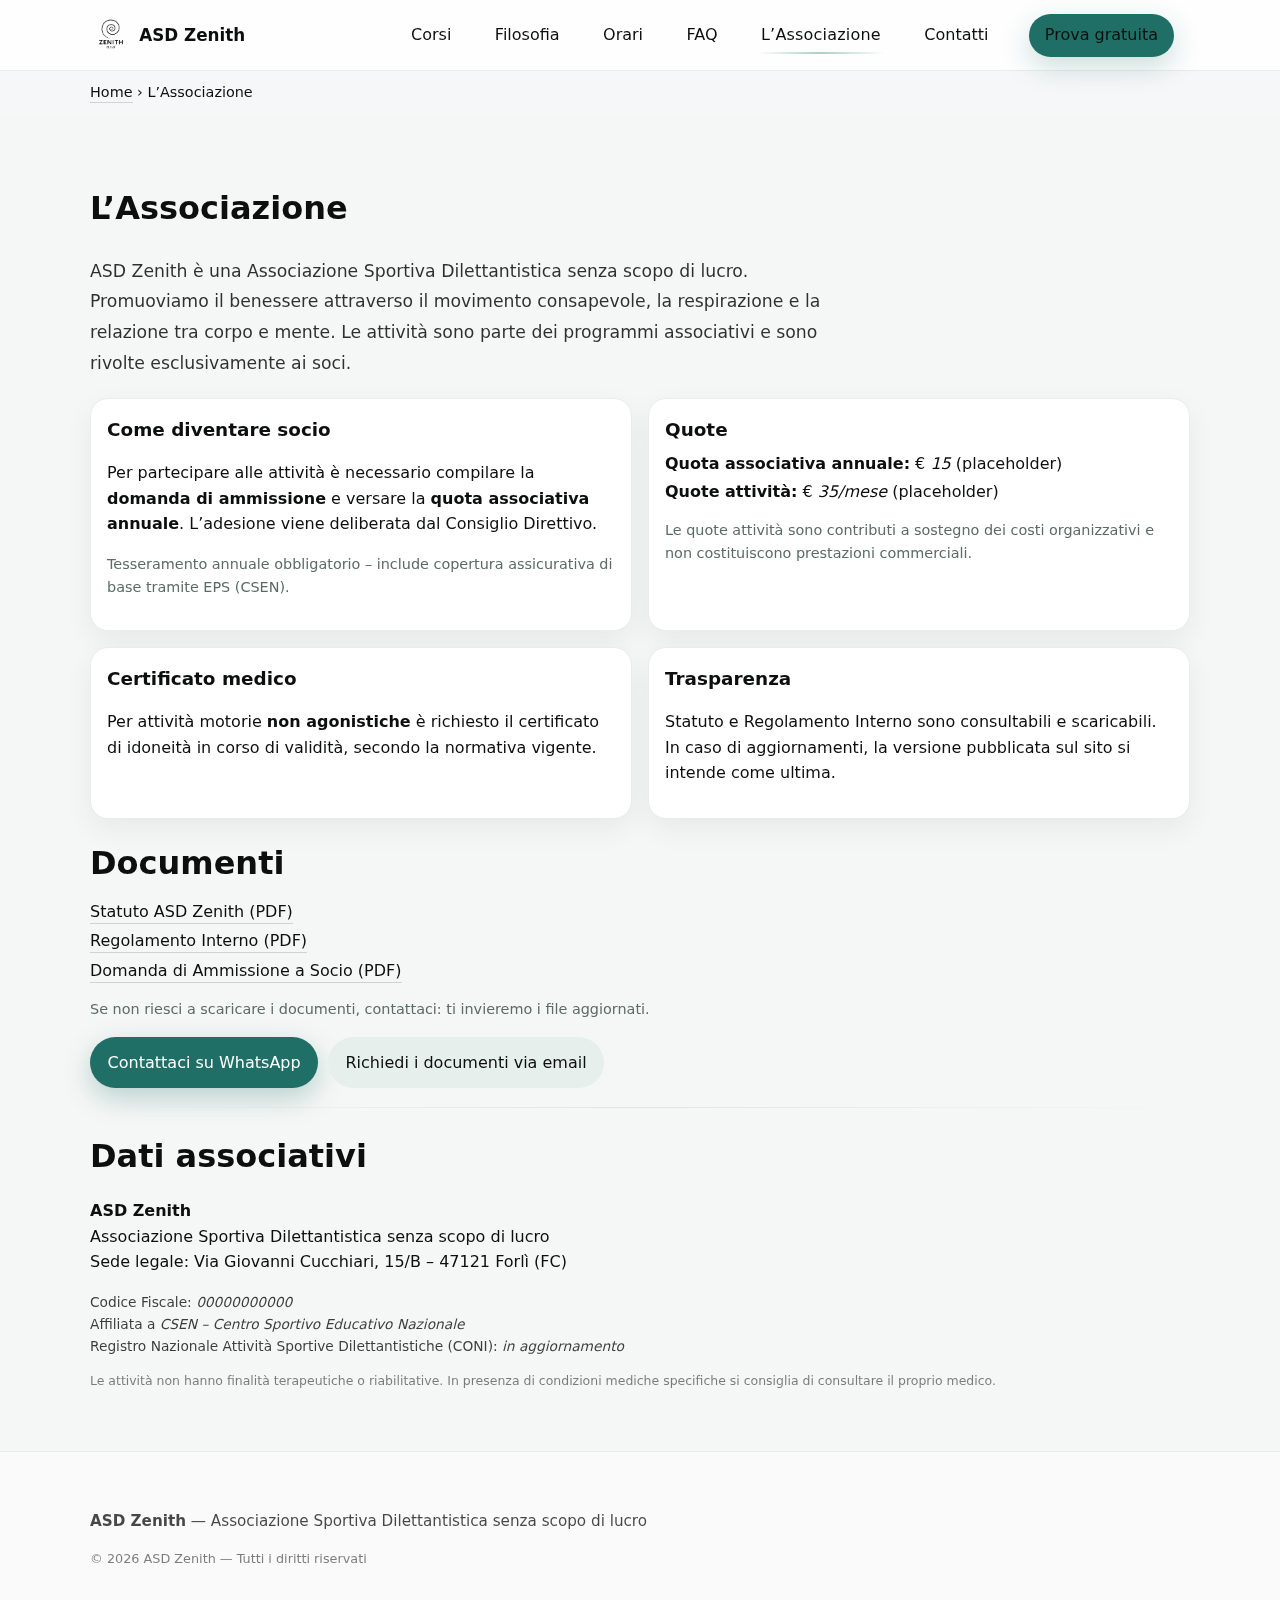
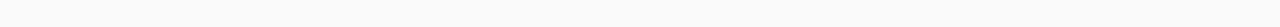
<file: backup/assets/associazione.html>
<!DOCTYPE html>
<html lang="it">

<head>
    <meta charset="utf-8" />
    <meta name="viewport" content="width=device-width, initial-scale=1" />
    <title>L’Associazione — ASD Zenith</title>
    <meta name="description" content="ASD Zenith: chi siamo, come diventare socio, tesseramento, quote, assicurazione e documenti ufficiali (Statuto, Regolamento, Domanda socio).">
    <link rel="preconnect" href="https://fonts.gstatic.com" crossorigin>
    <link rel="stylesheet" href="assets/css/styles.css">
    <link rel="canonical" href="https://tuo-dominio.it/associazione.html">
</head>

<body class="page-associazione">

    <header class="site-header">
        <div class="container header-inner">
            <a href="index.html" class="logo">
                <img src="assets/img/zenith-logo-clean.png" alt="Zenith Logo">
                <span>ASD Zenith</span>
            </a>

            <button id="mobileMenuBtn" class="mobile-menu-btn" aria-label="Apri/chiudi menu" aria-expanded="false" aria-controls="navLinks">
      <span class="bar"></span><span class="bar"></span><span class="bar"></span>
    </button>

            <nav id="navLinks" class="nav">
                <a href="index.html#corsi">Corsi</a>
                <a href="index.html#filosofia">Filosofia</a>
                <a href="index.html#orari">Orari</a>
                <a href="index.html#faq">FAQ</a>
                <a href="associazione.html" aria-current="page">L’Associazione</a>
                <a href="index.html#contatti">Contatti</a>
                <a href="index.html#prova" class="btn btn-primary">Prova gratuita</a>
            </nav>
        </div>
    </header>

    <main>
        <!-- Breadcrumb minimal -->
        <nav aria-label="Percorso" class="breadcrumb">
            <div class="container">
                <a href="index.html">Home</a> <span>›</span> <span aria-current="page">L’Associazione</span>
            </div>
        </nav>

        <section class="section">
            <div class="container associazione">
                <h1>L’Associazione</h1>
                <p class="lead">
                    ASD Zenith è una Associazione Sportiva Dilettantistica senza scopo di lucro. Promuoviamo il benessere attraverso il movimento consapevole, la respirazione e la relazione tra corpo e mente. Le attività sono parte dei programmi associativi e sono rivolte
                    esclusivamente ai soci.
                </p>

                <div class="cards info-grid">
                    <article class="card">
                        <h2>Come diventare socio</h2>
                        <p>
                            Per partecipare alle attività è necessario compilare la <strong>domanda di ammissione</strong> e versare la
                            <strong>quota associativa annuale</strong>. L’adesione viene deliberata dal Consiglio Direttivo.
                        </p>
                        <p class="micro">Tesseramento annuale obbligatorio – include copertura assicurativa di base tramite EPS (CSEN).</p>
                    </article>

                    <article class="card">
                        <h2>Quote</h2>
                        <ul class="clean">
                            <li><strong>Quota associativa annuale:</strong> € <em>15</em> (placeholder)</li>
                            <li><strong>Quote attività:</strong> € <em>35/mese</em> (placeholder)</li>
                        </ul>
                        <p class="micro">Le quote attività sono contributi a sostegno dei costi organizzativi e non costituiscono prestazioni commerciali.</p>
                    </article>

                    <article class="card">
                        <h2>Certificato medico</h2>
                        <p>
                            Per attività motorie <strong>non agonistiche</strong> è richiesto il certificato di idoneità in corso di validità, secondo la normativa vigente.
                        </p>
                    </article>

                    <article class="card">
                        <h2>Trasparenza</h2>
                        <p>
                            Statuto e Regolamento Interno sono consultabili e scaricabili. In caso di aggiornamenti, la versione pubblicata sul sito si intende come ultima.
                        </p>
                    </article>
                </div>

                <div class="docs">
                    <h2>Documenti</h2>
                    <ul class="docs-list">
                        <li><a href="assets/docs/STATUTO_ASD_ZENITH.pdf" download>Statuto ASD Zenith (PDF)</a></li>
                        <li><a href="assets/docs/REGOLAMENTO_INTERNO_ASD_ZENITH.pdf" download>Regolamento Interno (PDF)</a></li>
                        <li><a href="assets/docs/DOMANDA_AMMISSIONE_SOCIO_ASD_ZENITH.pdf" download>Domanda di Ammissione a Socio (PDF)</a></li>
                    </ul>
                    <p class="micro">Se non riesci a scaricare i documenti, contattaci: ti invieremo i file aggiornati.</p>
                </div>

                <div class="cta-row">
                    <a href="https://wa.me/393512345678" class="btn btn-primary">Contattaci su WhatsApp</a>
                    <a href="mailto:info@asdzenith.it" class="btn btn-secondary">Richiedi i documenti via email</a>
                </div>

                <hr class="soft">

                <div class="legal">
                    <h2>Dati associativi</h2>
                    <p><strong>ASD Zenith</strong><br> Associazione Sportiva Dilettantistica senza scopo di lucro<br> Sede legale: Via Giovanni Cucchiari, 15/B – 47121 Forlì (FC)
                    </p>
                    <p class="small">
                        Codice Fiscale: <em>00000000000</em><br> Affiliata a <em>CSEN – Centro Sportivo Educativo Nazionale</em><br> Registro Nazionale Attività Sportive Dilettantistiche (CONI): <em>in aggiornamento</em>
                    </p>
                    <p class="tiny">
                        Le attività non hanno finalità terapeutiche o riabilitative. In presenza di condizioni mediche specifiche si consiglia di consultare il proprio medico.
                    </p>
                </div>

            </div>
        </section>
    </main>

    <footer class="site-footer">
        <div class="container">
            <p><strong>ASD Zenith</strong> — Associazione Sportiva Dilettantistica senza scopo di lucro</p>
            <p class="tiny">© <span id="y"></span> ASD Zenith — Tutti i diritti riservati</p>
        </div>
    </footer>

    <script>
        // anno nel footer
        document.getElementById('y').textContent = new Date().getFullYear();
    </script>
    <script src="assets/js/app.js" defer></script>
</body>

</html>
</file>
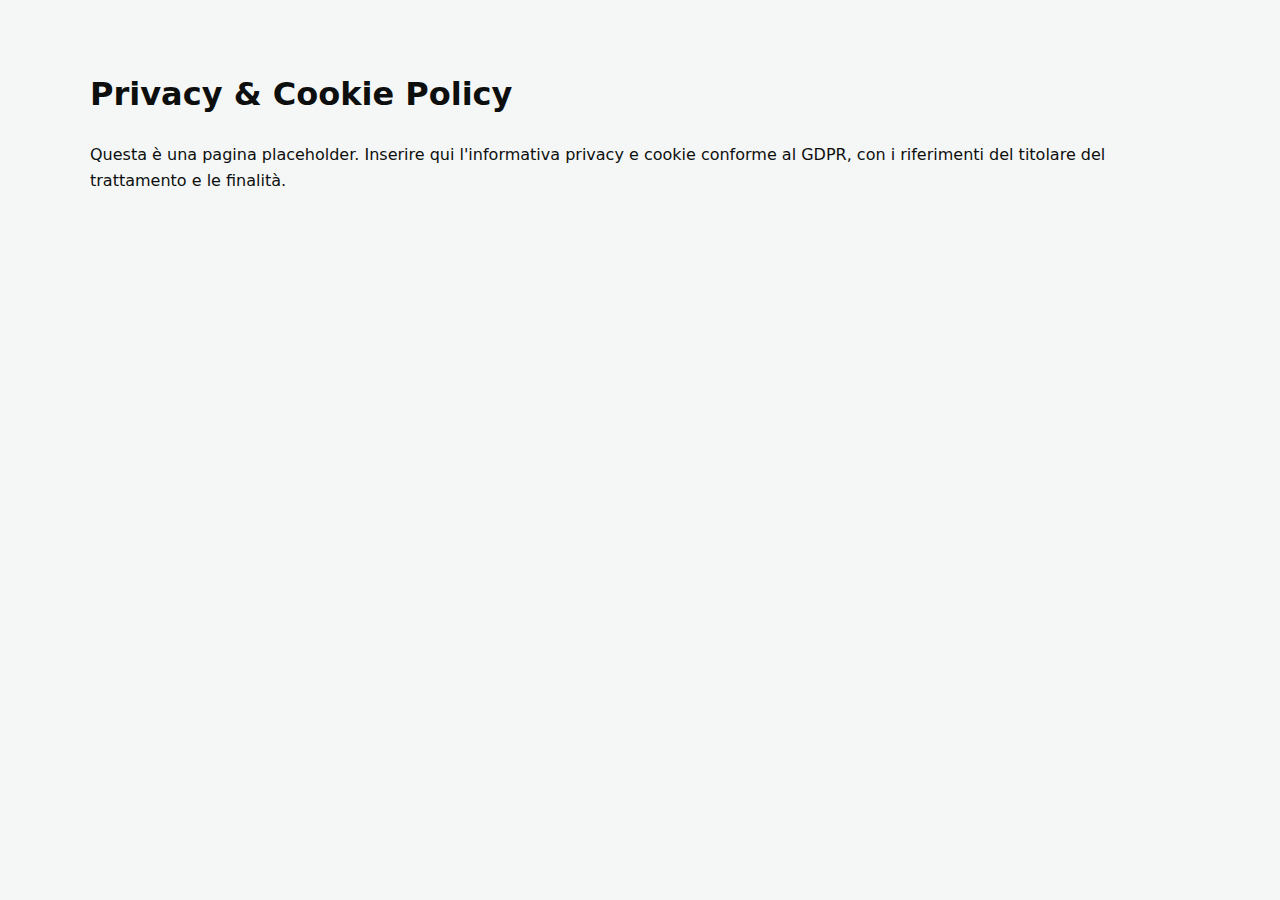
<file: backup/privacy/privacy-policy.html>
<!DOCTYPE html>
<html lang="it">
<head>
  <meta charset="utf-8">
  <meta name="viewport" content="width=device-width, initial-scale=1">
  <title>Privacy & Cookie — ASD Zenith</title>
  <meta name="robots" content="noindex">
  <link rel="stylesheet" href="../assets/css/styles.css">
</head>
<body>
  <main class="container section">
    <h1>Privacy &amp; Cookie Policy</h1>
    <p>Questa è una pagina placeholder. Inserire qui l'informativa privacy e cookie conforme al GDPR, con i riferimenti del titolare del trattamento e le finalità.</p>
  </main>
</body>
</html>
</file>
<file: backup/assets/css/styles.css>
/* ===============
   Design tokens
   =============== */
            
             :root {
                --bg: #f5f7f6;
                --text: #0d0f0e;
                --muted: #5b6b66;
                --brand: #1f6f66;
                --brand-600: #195a54;
                --brand-200: #a3c8c3;
                --card: #ffffff;
                --line: #e8ecea;
                --radius: 18px;
                --shadow: 0 10px 30px rgba(0, 0, 0, .06);
            }
            /* Reset leggero */
            
            * {
                box-sizing: border-box;
            }
            
            html,
            body {
                margin: 0;
                padding: 0;
            }
            
            a {
                color: inherit;
                /* prende il colore dal contesto */
                text-decoration: none;
                /* rimuove la linea */
                transition: 0.25s ease;
                /* animazione morbida */
            }
            
            a:hover {
                color: var(--brand-200);
                /* colore elegante al passaggio */
                text-decoration: none;
            }
            
            a:focus {
                outline: none;
                /* niente bordi strani quando clicchi */
            }
            
            body {
                font-family: system-ui, -apple-system, Segoe UI, Roboto, Ubuntu, Cantarell, Noto Sans, "Helvetica Neue", Arial, "Apple Color Emoji", "Segoe UI Emoji";
                background: var(--bg);
                color: var(--text);
                line-height: 1.6;
                -webkit-font-smoothing: antialiased;
                -moz-osx-font-smoothing: grayscale;
            }
            
            img {
                max-width: 100%;
                height: auto;
                display: block;
                border-radius: var(--radius);
                /* box-shadow: var(--shadow);*/
            }
            
            .container {
                width: min(1100px, 92%);
                margin-left: auto;
                margin-right: auto;
            }
            /* Accessibilità */
            
            .skip-link {
                position: absolute;
                left: -9999px;
            }
            
            .skip-link:focus {
                position: static;
                padding: .6rem 1rem;
                background: var(--brand);
                color: #fff;
                border-radius: 8px;
            }
            /* Header */
            
            .site-header {
                position: sticky;
                top: 0;
                background: rgba(255, 255, 255, .8);
                backdrop-filter: saturate(160%) blur(8px);
                border-bottom: 1px solid var(--line);
                z-index: 50;
            }
            
            .header-inner {
                display: flex;
                align-items: center;
                justify-content: space-between;
                padding: .8rem 0;
            }
            
            .brand {
                display: inline-flex;
                align-items: center;
                gap: .6rem;
                color: var(--text);
                text-decoration: none;
                font-weight: 700;
                letter-spacing: .3px;
            }
            
            .brand-mark {
                display: grid;
                place-items: center;
                width: 36px;
                height: 36px;
                border-radius: 10px;
                background: linear-gradient(145deg, var(--brand), var(--brand-600));
                color: #fff;
                box-shadow: var(--shadow);
            }
            
            .mobile-menu-btn {
                display: none;
                width: 40px;
                height: 40px;
                background: transparent;
                border: 0;
                padding: 0;
            }
            
            .mobile-menu-btn .bar {
                display: block;
                width: 24px;
                height: 2px;
                background: var(--text);
                margin: 5px 0;
                border-radius: 999px;
            }
            
            .nav a {
                text-decoration: none;
                color: var(--text);
                margin: 0 1rem;
                padding: .6rem 0;
            }
            
            .nav a.btn {
                color: #fff;
            }
            /* Hero Cover (leggibilità alta) */
            
            .hero-cover {
                position: relative;
                padding: 5rem 0 4rem;
            }
            
            .hero-cover .hero-bg {
                position: absolute;
                inset: 0;
                background-image: url('../img/1.jpg');
                background-size: cover;
                background-position: center;
                filter: saturate(105%) contrast(1.08) brightness(0.82);
            }
            
            .hero-cover::after {
                content: "";
                position: absolute;
                inset: 0;
                /*background: linear-gradient(180deg, rgba(12, 28, 25, 0.62) 0%, rgba(12, 28, 25, 0.48) 35%, rgba(12, 28, 25, 0.40) 100%);*/
            }
            /*        .hero {
            padding-top: 2.5rem;
            padding-bottom: 2.5rem;
        }*/
            
            .hero-inner {
                position: relative;
                display: grid;
                grid-template-columns: 1.1fr 1fr;
                gap: 2rem;
                align-items: center;
            }
            
            .hero-copy h1 {
                font-weight: 800;
                letter-spacing: -0.5px;
            }
            
            .payoff {
                background: rgba(255, 255, 255, 0.22);
                border: 1px solid rgba(255, 255, 255, 0.32);
                backdrop-filter: blur(3px);
            }
            
            .subtitle {
                color: rgba(255, 255, 255, .92);
                margin: .4rem 0 1rem;
                max-width: 56ch;
            }
            
            .hero-copy {
                color: #fff;
                text-shadow: 0 2px 14px rgba(0, 0, 0, .38);
            }
            
            .hero-copy .subtitle {
                color: rgba(255, 255, 255, 0.94);
            }
            
            .cta-row {
                display: flex;
                gap: .8rem;
                flex-wrap: wrap;
                margin: 1rem 0 .4rem;
            }
            
            .badges {
                display: flex;
                gap: .6rem;
                padding-left: 0;
                list-style: none;
                color: #eaf2f0;
                font-size: .9rem;
                flex-wrap: wrap;
                text-shadow: 0 2px 14px rgba(0, 0, 0, .35);
                opacity: .85;
            }
            
            .micro-claim {
                margin-top: .8rem;
                margin-bottom: 1.2rem;
                font-size: .95rem;
                color: rgba(255, 255, 255, .88);
                letter-spacing: 0.2px;
                text-shadow: 0 2px 12px rgba(0, 0, 0, .35);
            }
            /* Bottoni in hero */
            
            .hero .btn-primary {
                background: var(--brand);
                color: #fff;
                box-shadow: 0 10px 28px rgba(0, 0, 0, .35);
            }
            
            .hero .btn-primary:hover {
                background: var(--brand-600);
                transform: translateY(-2px);
            }
            
            .hero .btn-secondary {
                background: rgba(255, 255, 255, .14);
                color: #fff;
                border: 1px solid rgba(255, 255, 255, .25);
            }
            
            .hero .btn-secondary:hover {
                background: rgba(255, 255, 255, .22);
            }
            /* HERO Spiral (C3 scenografica) */
            
            .hero-cover {
                position: relative;
            }
            
            .hero-cover .hero-bg {
                z-index: 0;
            }
            
            .hero-cover::after {
                z-index: 1;
            }
            
            .hero-spiral {
                z-index: 2;
            }
            
            .hero-inner {
                position: relative;
                z-index: 3;
            }
            
            .hero-spiral {
                position: absolute;
                top: 53%;
                left: 50%;
                transform: translate(-50%, -50%) scale(1);
                width: 48vmin;
                height: auto;
                opacity: .18;
                filter: blur(0.2px);
                pointer-events: none;
                mix-blend-mode: normal;
                animation: breathing 12.6s ease-in-out infinite;
            }
            
            .hero-spiral.c3 {
                filter: opacity(.92) drop-shadow(0 1px 0 rgba(0, 0, 0, .04));
            }
            
            @keyframes breathing {
                0% {
                    transform: translate(-50%, -50%) scale(0.96);
                    opacity: .24;
                }
                50% {
                    transform: translate(-50%, -50%) scale(1.06);
                    opacity: .32;
                }
                100% {
                    transform: translate(-50%, -50%) scale(0.96);
                    opacity: .24;
                }
            }
            
            @media (max-width:880px) {
                .hero-spiral {
                    width: 66vmin;
                }
            }
            
            @media (prefers-reduced-motion:reduce) {
                .hero-spiral {
                    animation: none;
                    opacity: .20;
                }
            }
            /* Sezioni */
            
            .section {
                padding: 3rem 0;
            }
            
            .section.alt {
                background: #f1f5f4;
            }
            
            .section h2 {
                font-size: clamp(1.4rem, 2.6vw, 2rem);
                margin: 0 0 .6rem;
            }
            
            .section-intro {
                color: var(--muted);
                margin-bottom: 1.4rem;
            }
            /* Cards */
            
            .cards {
                display: grid;
                grid-template-columns: repeat(3, 1fr);
                gap: 1rem;
            }
            
            .card {
                background: var(--card);
                border: 1px solid var(--line);
                border-radius: var(--radius);
                padding: 1rem;
                box-shadow: var(--shadow);
            }
            /* Gallery Zenith */
            
            .gallery.layout-zenith {
                display: grid;
                grid-template-columns: 1.4fr 1fr;
                grid-template-rows: auto auto;
                gap: 1.2rem;
                margin-top: 1.6rem;
            }
            
            .gallery.layout-zenith figure {
                margin: 0;
            }
            
            .gallery.layout-zenith img {
                width: 100%;
                height: auto;
                display: block;
                border-radius: var(--radius);
                object-fit: cover;
                box-shadow: var(--shadow);
            }
            
            .gallery.layout-zenith .g-large {
                grid-row: span 2;
            }
            
            @media (max-width: 880px) {
                .gallery.layout-zenith {
                    grid-template-columns: 1fr;
                    grid-template-rows: auto;
                }
                .gallery.layout-zenith .g-large {
                    grid-row: auto;
                }
            }
            /* ===== Filosofia (look boutique) ===== */
            
            #filosofia .container {
                max-width: 1100px;
            }
            
            #filosofia .why-copy h2 {
                font-weight: 800;
                letter-spacing: -0.4px;
                margin: 0 0 .8rem;
            }
            
            #filosofia .why-copy p {
                max-width: 68ch;
                line-height: 1.75;
                font-size: 1.06rem;
                color: rgba(13, 15, 14, .86);
                margin: .9rem 0 0;
            }
            
            #filosofia .why-copy p strong {
                color: var(--text);
            }
            /* Frase identitaria (spirale): elegante ma visibile */
            
            #filosofia .spiral-claim {
                margin-top: 1.2rem;
                padding: .9rem 1.1rem;
                border-left: 4px solid var(--brand-200);
                background: linear-gradient(180deg, rgba(163, 200, 195, .10), rgba(163, 200, 195, .06));
                border-radius: 12px;
                color: rgba(13, 15, 14, .90);
            }
            /* Box valori: 2x2, morbidi e coerenti con il brand */
            
            #filosofia .why-facts {
                display: grid;
                grid-template-columns: repeat(2, minmax(0, 1fr));
                gap: .9rem;
                margin-top: 1.2rem;
            }
            
            #filosofia .fact {
                background: var(--card);
                border: 1px solid var(--line);
                border-radius: 16px;
                padding: .95rem 1rem;
                box-shadow: var(--shadow);
                text-align: center;
            }
            
            #filosofia .fact strong {
                display: block;
                font-weight: 700;
                letter-spacing: .1px;
            }
            
            #filosofia .fact span {
                display: block;
                color: var(--muted);
                margin-top: .15rem;
            }
            /* Mobile: colonna singola */
            
            @media (max-width: 880px) {
                #filosofia .why-facts {
                    grid-template-columns: 1fr;
                }
            }
            /* Tabelle */
            
            .table-wrap {
                overflow-x: auto;
            }
            
            .table {
                width: 100%;
                border-collapse: collapse;
                background: var(--card);
                border: 1px solid var(--line);
                border-radius: var(--radius);
                overflow: hidden;
                box-shadow: var(--shadow);
            }
            
            .table th,
            .table td {
                padding: .9rem 1rem;
                border-bottom: 1px solid var(--line);
                text-align: left;
            }
            
            .table thead th {
                background: #f6faf9;
            }
            /* CTA */
            
            .section.cta {
                background: linear-gradient(180deg, #f2f8f7, #e9f2f0);
                text-align: center;
            }
            
            .cta-inner .btn {
                margin: 0 .4rem;
            }
            /* Footer */
            
            .site-footer {
                border-top: 1px solid var(--line);
                padding: 2rem 0;
                background: #fff;
            }
            
            .footer-grid {
                display: grid;
                grid-template-columns: 1fr 1fr;
                gap: 1rem;
                align-items: start;
            }
            
            .footer-nav {
                list-style: none;
                padding: 0;
                margin: 0;
            }
            
            .footer-nav li {
                margin-bottom: .4rem;
            }
            
            .credits {
                grid-column: 1 / -1;
                margin-top: 1rem;
                color: var(--muted);
                font-size: .95rem;
            }
            /* Buttons base */
            
            .btn {
                display: inline-flex;
                align-items: center;
                justify-content: center;
                gap: .5rem;
                padding: .8rem 1.1rem;
                border-radius: 999px;
                border: 0;
                cursor: pointer;
                text-decoration: none;
                transition: transform .15s ease, box-shadow .2s ease, background .2s ease, color .2s ease;
            }
            
            .btn-primary {
                background: var(--brand);
                color: #fff;
                box-shadow: 0 10px 28px rgba(31, 111, 102, .28);
            }
            
            .btn-primary:hover {
                background: var(--brand-600);
                transform: translateY(-2px);
            }
            
            .btn-secondary {
                background: #e7efed;
                color: var(--text);
            }
            
            .btn-secondary:hover {
                background: #dbe8e6;
                transform: translateY(-2px);
            }
            /* Responsive */
            
            @media (max-width: 880px) {
                .mobile-menu-btn {
                    display: block;
                }
                .nav {
                    position: absolute;
                    right: 4%;
                    top: 64px;
                    background: #fff;
                    border: 1px solid var(--line);
                    border-radius: 14px;
                    padding: .4rem;
                    display: none;
                }
                .nav.show {
                    display: grid;
                }
                .nav a {
                    margin: 0;
                    padding: .7rem 1rem;
                }
                .hero-inner {
                    grid-template-columns: 1fr;
                }
                .cards {
                    grid-template-columns: 1fr;
                }
                .why-grid {
                    grid-template-columns: 1fr;
                }
                .footer-grid {
                    grid-template-columns: 1fr;
                }
            }
            
            .logo {
                display: flex;
                align-items: center;
                gap: .55rem;
                font-weight: 700;
                font-size: 1.05rem;
            }
            
            .logo img {
                height: 76px;
                width: auto;
                display: block;
            }
</file>
<file: backup/assets/assets/css/styles.css>
/* ===============
   Design tokens
   =============== */
            
             :root {
                --bg: #f5f7f6;
                --text: #0d0f0e;
                --muted: #5b6b66;
                --brand: #1f6f66;
                --brand-600: #195a54;
                --brand-200: #a3c8c3;
                --card: #ffffff;
                --line: #e8ecea;
                --radius: 18px;
                --shadow: 0 10px 30px rgba(0, 0, 0, .06);
            }
            /* Reset leggero */
            
            * {
                box-sizing: border-box;
            }
            
            html,
            body {
                margin: 0;
                padding: 0;
            }
            
            a {
                color: inherit;
                /* prende il colore dal contesto */
                text-decoration: none;
                /* rimuove la linea */
                transition: 0.25s ease;
                /* animazione morbida */
            }
            
            a:hover {
                color: var(--brand-200);
                /* colore elegante al passaggio */
                text-decoration: none;
            }
            
            a:focus {
                outline: none;
                /* niente bordi strani quando clicchi */
            }
            
            body {
                font-family: system-ui, -apple-system, Segoe UI, Roboto, Ubuntu, Cantarell, Noto Sans, "Helvetica Neue", Arial, "Apple Color Emoji", "Segoe UI Emoji";
                background: var(--bg);
                color: var(--text);
                line-height: 1.6;
                -webkit-font-smoothing: antialiased;
                -moz-osx-font-smoothing: grayscale;
            }
            
            img {
                max-width: 100%;
                height: auto;
                display: block;
                border-radius: var(--radius);
                /* box-shadow: var(--shadow);*/
            }
            
            .container {
                width: min(1100px, 92%);
                margin-left: auto;
                margin-right: auto;
            }
            /* Accessibilità */
            
            .skip-link {
                position: absolute;
                left: -9999px;
            }
            
            .skip-link:focus {
                position: static;
                padding: .6rem 1rem;
                background: var(--brand);
                color: #fff;
                border-radius: 8px;
            }
            /* Header */
            
            .site-header {
                position: sticky;
                top: 0;
                background: rgba(255, 255, 255, .8);
                backdrop-filter: saturate(160%) blur(8px);
                border-bottom: 1px solid var(--line);
                z-index: 50;
            }
            
            .header-inner {
                display: flex;
                align-items: center;
                justify-content: space-between;
                padding: .8rem 0;
            }
            
            .brand {
                display: inline-flex;
                align-items: center;
                gap: .6rem;
                color: var(--text);
                text-decoration: none;
                font-weight: 700;
                letter-spacing: .3px;
            }
            
            .brand-mark {
                display: grid;
                place-items: center;
                width: 36px;
                height: 36px;
                border-radius: 10px;
                background: linear-gradient(145deg, var(--brand), var(--brand-600));
                color: #fff;
                box-shadow: var(--shadow);
            }
            
            .mobile-menu-btn {
                display: none;
                width: 40px;
                height: 40px;
                background: transparent;
                border: 0;
                padding: 0;
            }
            
            .mobile-menu-btn .bar {
                display: block;
                width: 24px;
                height: 2px;
                background: var(--text);
                margin: 5px 0;
                border-radius: 999px;
            }
            
            .nav a {
                text-decoration: none;
                color: var(--text);
                margin: 0 1rem;
                padding: .6rem 0;
            }
            
            .nav a.btn {
                color: #fff;
            }
            /* ===== NAV WOW (Zenith) ===== */
            /* ombra delicata quando la pagina scorre */
            
            .site-header.is-stuck {
                box-shadow: 0 8px 24px rgba(0, 0, 0, .06);
            }
            /* link base */
            
            .site-header .nav a {
                position: relative;
                display: inline-block;
                padding: .6rem .2rem;
                color: inherit;
                text-decoration: none;
                transition: color .25s ease, opacity .25s ease, letter-spacing .25s ease;
            }
            /* underline animato (hover/active) */
            
            .site-header .nav a::after {
                content: "";
                position: absolute;
                left: 0;
                right: 0;
                bottom: .2rem;
                height: 2px;
                transform: scaleX(0);
                transform-origin: left;
                background: linear-gradient(90deg, rgba(163, 200, 195, .0), rgba(163, 200, 195, .9), rgba(163, 200, 195, .0));
                transition: transform .35s ease;
                border-radius: 2px;
            }
            /* HOVER → linea che scorre + micro respiro tipografico */
            
            .site-header .nav a:hover {
                letter-spacing: .2px;
                opacity: .92;
            }
            
            .site-header .nav a:hover::after {
                transform: scaleX(1);
            }
            /* STATO ATTIVO/PAGINA CORRENTE (persistente) */
            
            .site-header .nav a.is-active,
            .site-header .nav a[aria-current="page"] {
                opacity: 1;
                letter-spacing: .2px;
            }
            
            .site-header .nav a.is-active::after,
            .site-header .nav a[aria-current="page"]::after {
                transform: scaleX(1);
            }
            /* CTA destra più premium */
            
            .site-header .nav .btn.btn-primary {
                padding: .55rem 1rem;
                border-radius: 999px;
                box-shadow: 0 10px 28px rgba(31, 111, 102, .22);
                transition: transform .18s ease, box-shadow .25s ease, background .25s ease;
            }
            
            .site-header .nav .btn.btn-primary:hover {
                transform: translateY(-2px);
                box-shadow: 0 16px 34px rgba(31, 111, 102, .28);
            }
            /* Mobile: manteniamo underline ma con offset minore */
            
            @media (max-width: 880px) {
                .site-header .nav a::after {
                    bottom: .1rem;
                }
            }
            /* Hero Cover (leggibilità alta) */
            
            .hero-cover {
                position: relative;
                padding: 5rem 0 4rem;
            }
            
            .hero-cover .hero-bg {
                position: absolute;
                inset: 0;
                background-image: url('../img/1.jpg');
                background-size: cover;
                background-position: center;
                filter: saturate(105%) contrast(1.08) brightness(0.82);
            }
            
            .hero-cover::after {
                content: "";
                position: absolute;
                inset: 0;
                /*background: linear-gradient(180deg, rgba(12, 28, 25, 0.62) 0%, rgba(12, 28, 25, 0.48) 35%, rgba(12, 28, 25, 0.40) 100%);*/
            }
            /*        .hero {
            padding-top: 2.5rem;
            padding-bottom: 2.5rem;
        }*/
            
            .hero-inner {
                position: relative;
                display: grid;
                grid-template-columns: 1.1fr 1fr;
                gap: 2rem;
                align-items: center;
            }
            
            .hero-copy h1 {
                font-weight: 800;
                letter-spacing: -0.5px;
            }
            
            .payoff {
                background: rgba(255, 255, 255, 0.22);
                border: 1px solid rgba(255, 255, 255, 0.32);
                backdrop-filter: blur(3px);
            }
            
            .subtitle {
                color: rgba(255, 255, 255, .92);
                margin: .4rem 0 1rem;
                max-width: 56ch;
            }
            
            .hero-copy {
                color: #fff;
                text-shadow: 0 2px 14px rgba(0, 0, 0, .38);
            }
            
            .hero-copy .subtitle {
                color: rgba(255, 255, 255, 0.94);
            }
            
            .cta-row {
                display: flex;
                gap: .8rem;
                flex-wrap: wrap;
                margin: 1rem 0 .4rem;
            }
            
            .badges {
                display: flex;
                gap: .6rem;
                padding-left: 0;
                list-style: none;
                color: #eaf2f0;
                font-size: .9rem;
                flex-wrap: wrap;
                text-shadow: 0 2px 14px rgba(0, 0, 0, .35);
                opacity: .85;
            }
            
            .micro-claim {
                margin-top: .8rem;
                margin-bottom: 1.2rem;
                font-size: .95rem;
                color: rgba(255, 255, 255, .88);
                letter-spacing: 0.2px;
                text-shadow: 0 2px 12px rgba(0, 0, 0, .35);
            }
            /* Bottoni in hero */
            
            .hero .btn-primary {
                background: var(--brand);
                color: #fff;
                box-shadow: 0 10px 28px rgba(0, 0, 0, .35);
            }
            
            .hero .btn-primary:hover {
                background: var(--brand-600);
                transform: translateY(-2px);
            }
            
            .hero .btn-secondary {
                background: rgba(255, 255, 255, .14);
                color: #fff;
                border: 1px solid rgba(255, 255, 255, .25);
            }
            
            .hero .btn-secondary:hover {
                background: rgba(255, 255, 255, .22);
            }
            /* HERO Spiral (C3 scenografica) */
            
            .hero-cover {
                position: relative;
            }
            
            .hero-cover .hero-bg {
                z-index: 0;
            }
            
            .hero-cover::after {
                z-index: 1;
            }
            
            .hero-spiral {
                z-index: 2;
            }
            
            .hero-inner {
                position: relative;
                z-index: 3;
            }
            
            .hero-spiral {
                position: absolute;
                top: 53%;
                left: 50%;
                transform: translate(-50%, -50%) scale(1);
                width: 48vmin;
                height: auto;
                opacity: .18;
                filter: blur(0.2px);
                pointer-events: none;
                mix-blend-mode: normal;
                animation: breathing 12.6s ease-in-out infinite;
            }
            
            .hero-spiral.c3 {
                filter: opacity(.92) drop-shadow(0 1px 0 rgba(0, 0, 0, .04));
            }
            
            @keyframes breathing {
                0% {
                    transform: translate(-50%, -50%) scale(0.96);
                    opacity: .24;
                }
                50% {
                    transform: translate(-50%, -50%) scale(1.06);
                    opacity: .32;
                }
                100% {
                    transform: translate(-50%, -50%) scale(0.96);
                    opacity: .24;
                }
            }
            
            @media (max-width:880px) {
                .hero-spiral {
                    width: 66vmin;
                }
            }
            
            @media (prefers-reduced-motion:reduce) {
                .hero-spiral {
                    animation: none;
                    opacity: .20;
                }
            }
            /* Sezioni */
            
            .section {
                padding: 3rem 0;
            }
            
            .section.alt {
                background: #f1f5f4;
            }
            
            .section h2 {
                font-size: clamp(1.4rem, 2.6vw, 2rem);
                margin: 0 0 .6rem;
            }
            
            .section-intro {
                color: var(--muted);
                margin-bottom: 1.4rem;
            }
            /* Cards */
            
            .cards {
                display: grid;
                grid-template-columns: repeat(3, 1fr);
                gap: 1rem;
            }
            
            .card {
                background: var(--card);
                border: 1px solid var(--line);
                border-radius: var(--radius);
                padding: 1rem;
                box-shadow: var(--shadow);
            }
            /* Gallery Zenith */
            
            .gallery.layout-zenith {
                display: grid;
                grid-template-columns: 1.4fr 1fr;
                grid-template-rows: auto auto;
                gap: 1.2rem;
                margin-top: 1.6rem;
            }
            
            .gallery.layout-zenith figure {
                margin: 0;
            }
            
            .gallery.layout-zenith img {
                width: 100%;
                height: auto;
                display: block;
                border-radius: var(--radius);
                object-fit: cover;
                box-shadow: var(--shadow);
            }
            
            .gallery.layout-zenith .g-large {
                grid-row: span 2;
            }
            
            @media (max-width: 880px) {
                .gallery.layout-zenith {
                    grid-template-columns: 1fr;
                    grid-template-rows: auto;
                }
                .gallery.layout-zenith .g-large {
                    grid-row: auto;
                }
            }
            /* ===== Filosofia (look boutique) ===== */
            
            #filosofia .container {
                max-width: 1100px;
            }
            
            #filosofia .why-copy h2 {
                font-weight: 800;
                letter-spacing: -0.4px;
                margin: 0 0 .8rem;
            }
            
            #filosofia .why-copy p {
                max-width: 68ch;
                line-height: 1.75;
                font-size: 1.06rem;
                color: rgba(13, 15, 14, .86);
                margin: .9rem 0 0;
            }
            
            #filosofia .why-copy p strong {
                color: var(--text);
            }
            /* Frase identitaria (spirale): elegante ma visibile */
            
            #filosofia .spiral-claim {
                margin-top: 1.2rem;
                padding: .9rem 1.1rem;
                border-left: 4px solid var(--brand-200);
                background: linear-gradient(180deg, rgba(163, 200, 195, .10), rgba(163, 200, 195, .06));
                border-radius: 12px;
                color: rgba(13, 15, 14, .90);
            }
            /* Box valori: 2x2, morbidi e coerenti con il brand */
            
            #filosofia .why-facts {
                display: grid;
                grid-template-columns: repeat(2, minmax(0, 1fr));
                gap: .9rem;
                margin-top: 1.2rem;
            }
            
            #filosofia .fact {
                background: var(--card);
                border: 1px solid var(--line);
                border-radius: 16px;
                padding: .95rem 1rem;
                box-shadow: var(--shadow);
                text-align: center;
            }
            
            #filosofia .fact strong {
                display: block;
                font-weight: 700;
                letter-spacing: .1px;
            }
            
            #filosofia .fact span {
                display: block;
                color: var(--muted);
                margin-top: .15rem;
            }
            /* Mobile: colonna singola */
            
            @media (max-width: 880px) {
                #filosofia .why-facts {
                    grid-template-columns: 1fr;
                }
            }
            /* Tabelle */
            
            .table-wrap {
                overflow-x: auto;
            }
            
            .table {
                width: 100%;
                border-collapse: collapse;
                background: var(--card);
                border: 1px solid var(--line);
                border-radius: var(--radius);
                overflow: hidden;
                box-shadow: var(--shadow);
            }
            
            .table th,
            .table td {
                padding: .9rem 1rem;
                border-bottom: 1px solid var(--line);
                text-align: left;
            }
            
            .table thead th {
                background: #f6faf9;
            }
            /* CTA */
            
            .section.cta {
                background: linear-gradient(180deg, #f2f8f7, #e9f2f0);
                text-align: center;
            }
            
            .cta-inner .btn {
                margin: 0 .4rem;
            }
            /* Footer */
            
            .site-footer {
                border-top: 1px solid var(--line);
                padding: 2rem 0;
                background: #fff;
            }
            
            .footer-grid {
                display: grid;
                grid-template-columns: 1fr 1fr;
                gap: 1rem;
                align-items: start;
            }
            
            .footer-nav {
                list-style: none;
                padding: 0;
                margin: 0;
            }
            
            .footer-nav li {
                margin-bottom: .4rem;
            }
            
            .credits {
                grid-column: 1 / -1;
                margin-top: 1rem;
                color: var(--muted);
                font-size: .95rem;
            }
            /* Buttons base */
            
            .btn {
                display: inline-flex;
                align-items: center;
                justify-content: center;
                gap: .5rem;
                padding: .8rem 1.1rem;
                border-radius: 999px;
                border: 0;
                cursor: pointer;
                text-decoration: none;
                transition: transform .15s ease, box-shadow .2s ease, background .2s ease, color .2s ease;
            }
            
            .btn-primary {
                background: var(--brand);
                color: #fff;
                box-shadow: 0 10px 28px rgba(31, 111, 102, .28);
            }
            
            .btn-primary:hover {
                background: var(--brand-600);
                transform: translateY(-2px);
            }
            
            .btn-secondary {
                background: #e7efed;
                color: var(--text);
            }
            
            .btn-secondary:hover {
                background: #dbe8e6;
                transform: translateY(-2px);
            }
            /* Responsive */
            
            @media (max-width: 880px) {
                .mobile-menu-btn {
                    display: block;
                }
                .nav {
                    position: absolute;
                    right: 4%;
                    top: 64px;
                    background: #fff;
                    border: 1px solid var(--line);
                    border-radius: 14px;
                    padding: .4rem;
                    display: none;
                }
                .nav.show {
                    display: grid;
                }
                .nav a {
                    margin: 0;
                    padding: .7rem 1rem;
                }
                .hero-inner {
                    grid-template-columns: 1fr;
                }
                .cards {
                    grid-template-columns: 1fr;
                }
                .why-grid {
                    grid-template-columns: 1fr;
                }
                .footer-grid {
                    grid-template-columns: 1fr;
                }
            }
            
            .logo {
                display: flex;
                align-items: center;
                gap: .55rem;
                font-weight: 700;
                font-size: 1.05rem;
            }
            
            .logo img {
                height: 76px;
                width: auto;
                display: block;
            }
            
            .site-footer {
                background: #fafafa;
                padding: 3rem 0;
                font-size: .95rem;
                color: rgba(20, 20, 20, .78);
            }
            
            .site-footer p {
                margin: .6rem 0;
                line-height: 1.55;
            }
            
            .site-footer .note {
                margin-top: 1.1rem;
                font-size: .9rem;
                color: rgba(20, 20, 20, .65);
            }
            
            .site-footer .tiny {
                margin-top: 1rem;
                font-size: .8rem;
                color: rgba(20, 20, 20, .55);
            }
            
            .micro-legal {
                margin-top: .3rem;
                font-size: .78rem;
                opacity: .7;
            }
            
            #faq details {
                border-bottom: 1px solid rgba(0, 0, 0, .08);
                padding: .8rem 0;
            }
            
            #faq summary {
                cursor: pointer;
                font-weight: 600;
                color: rgba(20, 20, 20, .85);
                transition: color .25s ease;
            }
            
            #faq summary:hover {
                color: var(--brand-200);
            }
            
            #faq p {
                margin: .5rem 0 0;
                color: rgba(20, 20, 20, .70);
                line-height: 1.6;
            }
            /* ===== Pagina: L’Associazione ===== */
            /* Ridimensiona logo nel menu */
            
            .site-header .logo img {
                height: 42px;
                width: auto;
                display: block;
            }
            /* Allinea perfettamente testo e logo */
            
            .site-header .logo {
                display: flex;
                align-items: center;
                gap: .45rem;
            }
            
            .page-associazione .breadcrumb {
                background: #f6f7f8;
                padding: .6rem 0;
                font-size: .9rem;
            }
            
            .page-associazione .breadcrumb a {
                color: inherit;
                text-decoration: none;
                border-bottom: 1px solid rgba(0, 0, 0, .15);
                padding-bottom: 2px;
                transition: .25s ease;
            }
            
            .page-associazione .breadcrumb a:hover {
                border-bottom-color: rgba(0, 0, 0, .35);
            }
            
            .associazione .lead {
                max-width: 70ch;
                font-size: 1.08rem;
                line-height: 1.78;
                color: rgba(13, 15, 14, .86);
            }
            
            .associazione .info-grid {
                margin-top: 1.2rem;
                display: grid;
                grid-template-columns: repeat(2, minmax(0, 1fr));
                gap: 1rem;
            }
            
            .associazione .card h2 {
                margin: 0 0 .4rem;
                font-size: 1.15rem;
            }
            
            .associazione .clean {
                list-style: none;
                padding-left: 0;
                margin: .2rem 0 .4rem;
            }
            
            .associazione .clean li {
                margin: .15rem 0;
            }
            
            .associazione .micro {
                font-size: .9rem;
                color: var(--muted);
            }
            
            .associazione .docs {
                margin-top: 1.2rem;
            }
            
            .associazione .docs-list {
                list-style: none;
                padding-left: 0;
                margin: .4rem 0 .2rem;
            }
            
            .associazione .docs-list li {
                margin: .25rem 0;
            }
            
            .associazione .docs-list a {
                text-decoration: none;
                border-bottom: 1px solid rgba(0, 0, 0, .15);
                padding-bottom: 2px;
                transition: .25s ease;
                color: inherit;
            }
            
            .associazione .docs-list a:hover {
                border-bottom-color: rgba(0, 0, 0, .35);
                opacity: .88;
            }
            
            .associazione .cta-row {
                display: flex;
                gap: .6rem;
                flex-wrap: wrap;
                margin-top: 1rem;
            }
            
            .associazione .legal {
                margin-top: 1.4rem;
            }
            
            .associazione .legal .small {
                font-size: .86rem;
                opacity: .8;
            }
            
            .associazione .legal .tiny {
                margin-top: .4rem;
                font-size: .78rem;
                color: rgba(20, 20, 20, .55);
            }
            
            .soft {
                border: 0;
                height: 1px;
                background: linear-gradient(90deg, transparent, rgba(0, 0, 0, .08), transparent);
                margin: 1.2rem 0;
            }
            /* Mobile */
            
            @media (max-width: 880px) {
                .associazione .info-grid {
                    grid-template-columns: 1fr;
                }
            }
</file>
<file: assets/css/styles.css>
/* ==========================================================================
   ZENITH — Foglio di stile principale
   Autore: Cristian + Zaira
   Descrizione: Token, reset, componenti, layout, pagine e responsive
   ========================================================================== */
        /* ===============
   0) DESIGN TOKENS
   =============== */
        
         :root {
            /* Colori base */
            --bg: #f5f7f6;
            --text: #0d0f0e;
            --muted: #5b6b66;
            /* Brand */
            --brand: #1f6f66;
            --brand-600: #195a54;
            --brand-200: #a3c8c3;
            /* Superfici */
            --card: #ffffff;
            --line: #e8ecea;
            /* Raggio e ombre */
            --radius: 18px;
            --shadow: 0 10px 30px rgba(0, 0, 0, .06);
        }
        /* ==================
   1) RESET & BASE
   ================== */
        
        * {
            box-sizing: border-box;
        }
        
        html,
        body {
            margin: 0;
            padding: 0;
        }
        
        body {
            font-family: system-ui, -apple-system, Segoe UI, Roboto, Ubuntu, Cantarell, Noto Sans, "Helvetica Neue", Arial, "Apple Color Emoji", "Segoe UI Emoji";
            background: var(--bg);
            color: var(--text);
            line-height: 1.6;
            -webkit-font-smoothing: antialiased;
            -moz-osx-font-smoothing: grayscale;
        }
        /* Link: colore neutro + transizione per interazioni */
        
        a {
            color: #0b4e48;
            /* colore link fuori da hero */
            text-decoration: none;
            transition: color .25s ease, opacity .25s ease, letter-spacing .25s ease;
        }
        
        a:hover,
        a:focus-visible {
            text-decoration: underline;
            /* sottolineo in hover/focus per accessibilità */
        }
        
        a:focus {
            outline: none;
        }
        /* rimosso focus di default */
        /* Focus visibile coerente su link e bottoni (a11y) */
        
        a:focus-visible,
        .btn:focus-visible {
            outline: 2px solid var(--brand-200);
            outline-offset: 2px;
        }
        /* Immagini fluide con raggio coerente */
        
        img {
            max-width: 100%;
            height: auto;
            display: block;
            border-radius: var(--radius);
        }
        /* Contenitore principale */
        
        .container {
            width: min(1100px, 92%);
            margin-left: auto;
            margin-right: auto;
        }
        /* ===================
   2) ACCESSIBILITÀ
   =================== */
        /* Link "salta al contenuto" per screen reader e tastiera */
        
        .skip-link {
            position: absolute;
            left: -9999px;
        }
        
        .skip-link:focus {
            position: static;
            padding: .6rem 1rem;
            background: var(--brand);
            color: #fff;
            border-radius: 8px;
        }
        /* =========================
   3) COMPONENTI DI BASE
   ========================= */
        /* Bottoni base */
        
        .btn {
            display: inline-flex;
            align-items: center;
            justify-content: center;
            gap: .5rem;
            padding: .8rem 1.1rem;
            border-radius: 999px;
            border: 0;
            cursor: pointer;
            text-decoration: none;
            transition: transform .15s ease, box-shadow .2s ease, background .2s ease, color .2s ease;
        }
        /* Varianti bottoni */
        
        .btn-primary {
            background: var(--brand);
            color: #fff;
            box-shadow: 0 10px 28px rgba(31, 111, 102, .28);
        }
        
        .btn-primary:hover,
        .btn-primary:focus-visible {
            background: var(--brand-600);
            transform: translateY(-2px);
        }
        
        .btn-secondary {
            background: #e7efed;
            color: var(--text);
        }
        
        .btn-secondary:hover,
        .btn-secondary:focus-visible {
            background: #dbe8e6;
            transform: translateY(-2px);
        }
        /* ==================================
   4) HEADER & NAVIGAZIONE PRINCIPALE
   ================================== */
        
        .site-header {
            position: sticky;
            top: 0;
            background: rgba(255, 255, 255, .8);
            backdrop-filter: saturate(160%) blur(8px);
            border-bottom: 1px solid var(--line);
            z-index: 100;
            /* header sempre sopra a overlay/menu */
        }
        
        .site-header.is-stuck {
            box-shadow: 0 8px 24px rgba(0, 0, 0, .06);
        }
        
        .header-inner {
            display: flex;
            align-items: center;
            justify-content: space-between;
            padding: .8rem 0;
        }
        /* Branding / logo */
        
        .logo {
            display: flex;
            align-items: center;
            gap: .45rem;
            font-weight: 700;
            font-size: 1.05rem;
        }
        
        .logo img {
            /* dimensione unica per coerenza */
            height: 76px;
            width: auto;
            display: block;
        }
        /* Marchio compatto (se usato) */
        
        .brand {
            display: inline-flex;
            align-items: center;
            gap: .6rem;
            color: var(--text);
            text-decoration: none;
            font-weight: 700;
            letter-spacing: .3px;
        }
        
        .brand-mark {
            display: grid;
            place-items: center;
            width: 36px;
            height: 36px;
            border-radius: 10px;
            background: linear-gradient(145deg, var(--brand), var(--brand-600));
            color: #fff;
            box-shadow: var(--shadow);
        }
        /* Hamburger per mobile */
        
        .mobile-menu-btn {
            display: none;
            width: 40px;
            height: 40px;
            background: transparent;
            border: 0;
            padding: 0;
        }
        
        .mobile-menu-btn .bar {
            display: block;
            width: 24px;
            height: 2px;
            background: var(--text);
            margin: 5px 0;
            border-radius: 999px;
        }
        /* Nav principale */
        
        .nav {
            display: flex;
            align-items: center;
        }
        
        .nav a {
            position: relative;
            display: inline-block;
            margin: 0 1rem;
            padding: .6rem .2rem;
            color: var(--text);
        }
        /* Effetto underline animato in header */
        
        .site-header .nav a::after {
            content: "";
            position: absolute;
            left: 0;
            right: 0;
            bottom: .2rem;
            height: 2px;
            transform: scaleX(0);
            transform-origin: left;
            background: linear-gradient(90deg, rgba(163, 200, 195, .0), rgba(163, 200, 195, .9), rgba(163, 200, 195, .0));
            transition: transform .35s ease;
            border-radius: 2px;
        }
        
        .site-header .nav a:hover,
        .site-header .nav a:focus-visible {
            letter-spacing: .2px;
            opacity: .92;
        }
        
        .site-header .nav a:hover::after,
        .site-header .nav a:focus-visible::after {
            transform: scaleX(1);
        }
        /* Stato attivo */
        
        .site-header .nav a.is-active,
        .site-header .nav a[aria-current="page"] {
            opacity: 1;
            letter-spacing: .2px;
        }
        
        .site-header .nav a.is-active::after,
        .site-header .nav a[aria-current="page"]::after {
            transform: scaleX(1);
        }
        /* CTA premium nella nav */
        
        .site-header .nav .btn.btn-primary {
            padding: .55rem 1rem;
            border-radius: 999px;
            box-shadow: 0 10px 28px rgba(31, 111, 102, .22);
            transition: transform .18s ease, box-shadow .25s ease, background .25s ease;
        }
        
        .site-header .nav .btn.btn-primary:hover,
        .site-header .nav .btn.btn-primary:focus-visible {
            transform: translateY(-2px);
            box-shadow: 0 16px 34px rgba(31, 111, 102, .28);
        }
        /* ======================
   5) HERO / COPERTINA
   ====================== */
        
        .hero-cover {
            position: relative;
            padding: 5rem 0 4rem;
        }
        /* Background immagine hero */
        
        .hero-cover .hero-bg {
            position: absolute;
            inset: 0;
            z-index: 0;
            background-image: url('../img/1.jpg');
            background-size: cover;
            background-position: center;
            filter: saturate(105%) contrast(1.08) brightness(0.82);
        }
        /* Overlay (non intercetta click) */
        
        .hero-cover::after {
            content: "";
            position: absolute;
            inset: 0;
            z-index: 1;
            pointer-events: none;
            /* evita blocco dei click su elementi sovrapposti */
            /* background: linear-gradient(180deg, rgba(12, 28, 25, 0.62) 0%, rgba(12, 28, 25, 0.48) 35%, rgba(12, 28, 25, 0.40) 100%); */
        }
        /* Spirale animata */
        
        .hero-spiral {
            position: absolute;
            top: 53%;
            left: 50%;
            transform: translate(-50%, -50%) scale(1);
            width: 48vmin;
            height: auto;
            opacity: .18;
            filter: blur(0.2px);
            pointer-events: none;
            mix-blend-mode: normal;
            z-index: 2;
            animation: breathing 12.6s ease-in-out infinite;
        }
        
        .hero-spiral.c3 {
            filter: opacity(.92) drop-shadow(0 1px 0 rgba(0, 0, 0, .04));
        }
        /* Contenuto hero */
        
        .hero-inner {
            position: relative;
            z-index: 3;
            display: grid;
            grid-template-columns: 1.1fr 1fr;
            gap: 2rem;
            align-items: center;
        }
        
        .hero-copy {
            color: #fff;
            text-shadow: 0 2px 14px rgba(0, 0, 0, .38);
        }
        
        .hero-copy h1 {
            font-weight: 800;
            letter-spacing: -0.5px;
        }
        
        .hero-copy .subtitle {
            color: rgba(255, 255, 255, 0.94);
        }
        /* Testi in hero */
        
        .subtitle {
            color: rgba(255, 255, 255, .92);
            margin: .4rem 0 1rem;
            max-width: 56ch;
        }
        
        .payoff {
            background: rgba(255, 255, 255, 0.22);
            border: 1px solid rgba(255, 255, 255, 0.32);
            backdrop-filter: blur(3px);
        }
        
        .micro-claim {
            margin-top: .8rem;
            margin-bottom: 1.2rem;
            font-size: .95rem;
            color: rgba(255, 255, 255, .88);
            letter-spacing: 0.2px;
            text-shadow: 0 2px 12px rgba(0, 0, 0, .35);
        }
        /* Bottoni in hero */
        
        .hero .btn-primary {
            background: var(--brand);
            color: #fff;
            box-shadow: 0 10px 28px rgba(0, 0, 0, .35);
        }
        
        .hero .btn-primary:hover,
        .hero .btn-primary:focus-visible {
            background: var(--brand-600);
            transform: translateY(-2px);
        }
        
        .hero .btn-secondary {
            background: rgba(255, 255, 255, .14);
            color: #fff;
            border: 1px solid rgba(255, 255, 255, .25);
        }
        
        .hero .btn-secondary:hover,
        .hero .btn-secondary:focus-visible {
            background: rgba(255, 255, 255, .22);
        }
        /* Respiro */
        
        @keyframes breathing {
            0% {
                transform: translate(-50%, -50%) scale(0.96);
                opacity: .24;
            }
            50% {
                transform: translate(-50%, -50%) scale(1.06);
                opacity: .32;
            }
            100% {
                transform: translate(-50%, -50%) scale(0.96);
                opacity: .24;
            }
        }
        /* =======================
   6) SEZIONI GENERICHE
   ======================= */
        
        .section {
            padding: 1rem 0;
        }
        
        .section.alt {
            background: #f1f5f4;
        }
        
        .section h2 {
            font-size: clamp(1.4rem, 2.6vw, 2rem);
            margin: 0 0 .6rem;
        }
        
        .section-intro {
            color: var(--muted);
            margin-bottom: 1.4rem;
        }
        /* ==========================
   7) COMPONENTI SPECIFICI
   ========================== */
        /* Cards generiche */
        
        .cards {
            display: grid;
            grid-template-columns: repeat(3, 1fr);
            gap: 1rem;
        }
        
        .card {
            background: var(--card);
            border: 1px solid var(--line);
            border-radius: var(--radius);
            padding: 1rem;
            box-shadow: var(--shadow);
        }
        /* Gallery layout Zenith */
        
        .gallery.layout-zenith {
            display: grid;
            grid-template-columns: 1.4fr 1fr;
            grid-template-rows: auto auto;
            gap: 1.2rem;
            align-items: center;
            margin-top: 1.6rem;
        }
        
        li a .gallery.layout-zenith figure {
            margin: 0;
        }
        
        .gallery.layout-zenith img {
            width: 100%;
            height: auto;
            display: block;
            border-radius: var(--radius);
            object-fit: cover;
            box-shadow: var(--shadow);
        }
        
        .gallery.layout-zenith .g-large {
            grid-row: span 2;
        }
        /* Sezione Filosofia */
        
        #filosofia .container {
            max-width: 1100px;
        }
        
        #filosofia .why-copy h2 {
            font-weight: 800;
            letter-spacing: -0.4px;
            margin: 0 0 .8rem;
        }
        
        #filosofia .why-copy p {
            max-width: 68ch;
            line-height: 1.75;
            font-size: 1.06rem;
            color: rgba(13, 15, 14, .86);
            margin: .9rem 0 0;
        }
        
        #filosofia .why-copy p strong {
            color: var(--text);
        }
        
        #filosofia .spiral-claim {
            margin-top: 1.2rem;
            padding: .9rem 1.1rem;
            border-left: 4px solid var(--brand-200);
            background: linear-gradient(180deg, rgba(163, 200, 195, .10), rgba(163, 200, 195, .06));
            border-radius: 12px;
            color: rgba(13, 15, 14, .90);
        }
        
        #filosofia .why-facts {
            display: grid;
            grid-template-columns: repeat(2, minmax(0, 1fr));
            gap: .9rem;
            margin-top: 1.2rem;
        }
        
        #filosofia .fact {
            background: var(--card);
            border: 1px solid var(--line);
            border-radius: 16px;
            padding: .95rem 1rem;
            box-shadow: var(--shadow);
            text-align: center;
        }
        
        #filosofia .fact strong {
            display: block;
            font-weight: 700;
            letter-spacing: .1px;
        }
        
        #filosofia .fact span {
            display: block;
            color: var(--muted);
            margin-top: .15rem;
        }
        /* Layout base: mobile (tutto in colonna) */
        
        .why-grid {
            display: flex;
            flex-direction: column;
            gap: 2rem;
        }
        
        .why-copy p {
            margin-bottom: 0.75rem;
            line-height: 1.7;
        }
        
        .spiral-claim {
            margin-top: 0.5rem;
        }
        
        .why-facts {
            display: grid;
            grid-template-columns: 1fr 1fr;
            gap: 1rem;
        }
        
        .fact {
            background-color: #ffffff;
            border-radius: 999px;
            padding-top: 0.9rem;
            padding-bottom: 0.9rem;
            padding-left: 1.2rem;
            padding-right: 1.2rem;
            box-shadow: 0 10px 25px rgba(0, 0, 0, 0.04);
            display: flex;
            flex-direction: column;
            justify-content: center;
        }
        
        .fact strong {
            display: block;
            margin-bottom: 0.1rem;
        }
        
        .fact span {
            font-size: 0.85rem;
            opacity: 0.8;
        }
        /* Desktop: due colonne affiancate */
        
        @media (min-width: 900px) {
            .why-grid {
                display: grid;
                grid-template-columns: minmax(0, 1.6fr) minmax(0, 1.1fr);
                column-gap: 3rem;
                align-items: center;
            }
            .why-copy {
                max-width: 560px;
            }
            .why-facts {
                grid-template-columns: 1fr;
                gap: 1rem;
            }
        }
        
        .title-istruttrici {
            text-align: center;
            font-size: 2.2rem;
            font-weight: 700;
            margin-bottom: 10px;
        }
        
        .subtitle-istruttrici {
            text-align: center;
            color: #666;
            font-size: 1.1rem;
            max-width: 600px;
            margin: 0 auto 40px;
            /* centra frase */
        }
        
        .istruttrici-section {
            padding: 60px 0;
            /* RIMOSSO display:flex */
        }
        
        .istruttrici-inner {
            max-width: 1100px;
            margin: 0 auto;
        }
        
        .istruttrici-wrapper {
            display: flex;
            flex-direction: column;
            gap: 40px;
            width: 100%;
        }
        /* Desktop: affiancate */
        
        @media (min-width: 768px) {
            .istruttrici-wrapper {
                flex-direction: row;
                justify-content: space-between;
                gap: 25px;
            }
            .istruttrice-card {
                width: 48%;
            }
        }
        
        .istruttrice-card {
            background: #fff;
            padding: 35px;
            border-radius: 20px;
            box-shadow: 0 6px 18px rgba(0, 0, 0, 0.10);
            text-align: center;
        }
        
        .istruttrice-img {
            width: 100%;
            height: 260px;
            object-fit: cover;
            border-radius: 12px;
            margin-bottom: 20px;
        }
        
        .istruttrice-name {
            font-size: 1.7rem;
            font-weight: 700;
            margin-bottom: 15px;
        }
        
        .istruttrice-bio {
            color: #444;
            line-height: 1.7;
            font-size: 1rem;
        }
        /* Tabelle */
        
        .table-wrap {
            overflow-x: auto;
        }
        
        .table {
            width: 100%;
            border-collapse: collapse;
            background: var(--card);
            border: 1px solid var(--line);
            border-radius: var(--radius);
            overflow: hidden;
            box-shadow: var(--shadow);
        }
        
        .table th,
        .table td {
            padding: .9rem 1rem;
            border-bottom: 1px solid var(--line);
            text-align: left;
        }
        
        .table thead th {
            background: #f6faf9;
        }
        
        .orari-section {
            padding-top: 4rem;
            padding-bottom: 4rem;
        }
        
        .container-orari {
            max-width: 1000px;
            margin-left: auto;
            margin-right: auto;
            padding-left: 1.5rem;
            padding-right: 1.5rem;
        }
        
        .orari-title {
            font-size: 2rem;
            font-weight: 700;
            text-align: center;
            margin-bottom: 0.5rem;
        }
        
        .orari-subtitle {
            text-align: center;
            font-size: 1rem;
            opacity: 0.8;
            margin-bottom: 2rem;
        }
        
        .orari-table-wrapper {
            width: 100%;
            overflow-x: auto;
        }
        
        .orari-table {
            width: 100%;
            border-collapse: collapse;
            min-width: 720px;
            background-color: #ffffff;
        }
        
        .orari-table th,
        .orari-table td {
            border: 1px solid #e3e3e3;
            padding-top: 0.75rem;
            padding-bottom: 0.75rem;
            padding-left: 0.5rem;
            padding-right: 0.5rem;
            text-align: center;
            font-size: 0.9rem;
        }
        
        .orari-table thead th {
            background-color: #f5f5f5;
            font-weight: 600;
            text-transform: uppercase;
            font-size: 0.8rem;
        }
        
        .orari-table tbody tr:nth-child(even) {
            background-color: #fafafa;
        }
        
        .orari-table td:first-child,
        .orari-table th:first-child {
            font-weight: 600;
            white-space: nowrap;
        }
        
        .orari-note {
            margin-top: 1rem;
            font-size: 0.85rem;
            text-align: center;
            opacity: 0.8;
        }
        /* Mobile: titolo un po' più piccolo */
        
        @media (max-width: 600px) {
            .orari-title {
                font-size: 1.6rem;
            }
            .orari-subtitle {
                font-size: 0.95rem;
            }
        }
        /* FAQ */
        /* --- NASCONDI/MOSTRA --- */
        
        .orari-mobile {
            display: block;
        }
        
        .orari-desktop {
            display: none;
        }
        /* Da 900px in su → Desktop */
        
        @media (min-width: 900px) {
            .orari-mobile {
                display: none;
            }
            .orari-desktop {
                display: block;
            }
        }
        /* --- CARD STYLE --- */
        
        .cards-grid {
            display: grid;
            grid-template-columns: 1fr;
            gap: 1.5rem;
        }
        
        .day-card {
            background-color: #ffffff;
            border-radius: 1.5rem;
            padding: 1.3rem;
            box-shadow: 0 14px 30px rgba(0, 0, 0, 0.06);
        }
        
        .day-header {
            margin-bottom: 0.5rem;
        }
        
        .day-name {
            font-size: 1.1rem;
            font-weight: 700;
        }
        
        .slot-list {
            list-style: none;
            margin: 0;
            padding: 0;
            display: flex;
            flex-direction: column;
            gap: 0.4rem;
        }
        
        .slot {
            display: flex;
            gap: 0.8rem;
            font-size: 0.9rem;
        }
        
        .slot-time {
            font-weight: 600;
            min-width: 3.4rem;
        }
        /* --- TABELLA DESKTOP --- */
        
        .orari-table {
            width: 100%;
            border-collapse: collapse;
        }
        
        .orari-table th,
        .orari-table td {
            border: 1px solid #e3e3e3;
            padding: 0.7rem;
            text-align: center;
        }
        
        .orari-table thead th {
            background-color: #f5f5f5;
            font-weight: 700;
            text-transform: uppercase;
            font-size: 0.8rem;
        }
        
        .orari-desktop .container {
            max-width: 1100px;
            margin-left: auto;
            margin-right: auto;
            padding-left: 1.5rem;
            padding-right: 1.5rem;
        }
        
        #faq details {
            border-bottom: 1px solid rgba(0, 0, 0, .08);
            padding: .8rem 0;
        }
        
        #faq summary {
            cursor: pointer;
            font-weight: 600;
            color: rgba(20, 20, 20, .85);
            transition: color .25s ease;
        }
        
        #faq summary:hover {
            color: var(--brand-200);
        }
        
        #faq p {
            margin: .5rem 0 0;
            color: rgba(20, 20, 20, .70);
            line-height: 1.6;
        }
        /* CTA generica (blocchi promozionali) */
        
        .section.cta {
            background: linear-gradient(180deg, #f2f8f7, #e9f2f0);
            text-align: center;
        }
        
        .cta-inner .btn {
            margin: 0 .4rem;
        }
        /* ============================
   8) PAGINE SPECIFICHE
   ============================ */
        /* Pagina — Associazione */
        
        .page-associazione .breadcrumb {
            background: #f6f7f8;
            padding: .6rem 0;
            font-size: .9rem;
        }
        
        .page-associazione .breadcrumb a {
            color: inherit;
            text-decoration: none;
            border-bottom: 1px solid rgba(0, 0, 0, .15);
            padding-bottom: 2px;
            transition: .25s ease;
        }
        
        .page-associazione .breadcrumb a:hover,
        .page-associazione .breadcrumb a:focus-visible {
            border-bottom-color: rgba(0, 0, 0, .35);
        }
        
        .associazione .lead {
            max-width: 70ch;
            font-size: 1.08rem;
            line-height: 1.78;
            color: rgba(13, 15, 14, .86);
        }
        
        .associazione .info-grid {
            margin-top: 1.2rem;
            display: grid;
            grid-template-columns: repeat(2, minmax(0, 1fr));
            gap: 1rem;
        }
        
        .associazione .card h2 {
            margin: 0 0 .4rem;
            font-size: 1.15rem;
        }
        
        .associazione .clean {
            list-style: none;
            padding-left: 0;
            margin: .2rem 0 .4rem;
        }
        
        .associazione .clean li {
            margin: .15rem 0;
        }
        
        .associazione .micro {
            font-size: .9rem;
            color: var(--muted);
        }
        
        .associazione .docs {
            margin-top: 1.2rem;
        }
        
        .associazione .docs-list {
            list-style: none;
            padding-left: 0;
            margin: .4rem 0 .2rem;
        }
        
        .associazione .docs-list li {
            margin: .25rem 0;
        }
        
        .associazione .docs-list a {
            text-decoration: none;
            border-bottom: 1px solid rgba(0, 0, 0, .15);
            padding-bottom: 2px;
            transition: .25s ease;
            color: inherit;
        }
        
        .associazione .docs-list a:hover,
        .associazione .docs-list a:focus-visible {
            border-bottom-color: rgba(0, 0, 0, .35);
            opacity: .88;
        }
        
        .associazione .cta-row {
            display: flex;
            gap: .6rem;
            flex-wrap: wrap;
            margin-top: 1rem;
        }
        
        .associazione .legal {
            margin-top: 1.4rem;
        }
        
        .associazione .legal .small {
            font-size: .86rem;
            opacity: .8;
        }
        
        .associazione .legal .tiny {
            margin-top: .4rem;
            font-size: .78rem;
            color: rgba(20, 20, 20, .55);
        }
        
        .soft {
            border: 0;
            height: 1px;
            background: linear-gradient(90deg, transparent, rgba(0, 0, 0, .08), transparent);
            margin: 1.2rem 0;
        }
        /* ===================
   9) FOOTER GENERALE
   /* ===========================================
   FOOTER ZENITH — SFONDO CHIARO + TESTI NERI
=========================================== */
        /* ===========================================
   FOOTER ZENITH — EQUILIBRIO CON IL RESTO
=========================================== */
        /* =====================================================
   FOOTER ZENITH — VERSIONE FINALE, ELEGANTE E COERENTE
===================================================== */
        
        .site-footer {
            background: #f4f7f6;
            color: #000;
            border-radius: var(--radius);
            overflow: hidden;
            width: 100%;
            max-width: 1200px;
            /* IDENTICO AL CONTAINER PRINCIPALE */
            margin: 3rem auto 2rem;
            /* spazio giusto per respirare */
            box-shadow: var(--shadow);
        }
        /* ---- Contenuto ---- */
        
        .footer-content {
            padding: 32px 40px 26px;
        }
        
        .footer-top {
            display: grid;
            grid-template-columns: repeat(auto-fit, minmax(260px, 1fr));
            gap: 32px;
            margin-bottom: 20px;
        }
        /* ---- Titoli ---- */
        
        .footer-section h3 {
            font-size: 16px;
            margin-bottom: 12px;
            font-weight: 700;
            text-transform: none;
            letter-spacing: 0.3px;
            color: #0d0f0e;
        }
        /* ---- Testi ---- */
        
        .footer-section p {
            font-size: 15px;
            line-height: 1.55;
            margin: 0 0 12px;
            color: rgba(0, 0, 0, 0.84);
        }
        /* ---- Contatti ---- */
        
        .contact-item {
            display: flex;
            align-items: flex-start;
            gap: 10px;
            margin-bottom: 12px;
            font-size: 15px;
        }
        
        .contact-item svg {
            width: 18px;
            height: 18px;
            margin-top: 2px;
            fill: #000;
        }
        /* ---- Social ---- */
        
        .social-links {
            display: flex;
            gap: 14px;
            margin-top: 16px;
        }
        
        .social-links a {
            width: 38px;
            height: 38px;
            border-radius: 50%;
            background: rgba(0, 0, 0, 0.06);
            display: flex;
            align-items: center;
            justify-content: center;
            transition: background .25s ease, transform .25s ease;
        }
        
        .social-links a:hover {
            background: rgba(0, 0, 0, 0.12);
            transform: translateY(-2px);
        }
        
        .social-links svg {
            width: 20px;
            height: 20px;
            fill: #000;
        }
        /* ---- Legal ---- */
        
        .legal-info {
            padding: 20px 40px 16px;
            background: rgba(0, 0, 0, 0.04);
            font-size: 13px;
            line-height: 1.55;
            color: rgba(0, 0, 0, 0.75);
            border-top: 1px solid rgba(0, 0, 0, 0.07);
        }
        
        .legal-info p {
            margin: 3px 0;
        }
        
        .legal-info a {
            color: #000;
            border-bottom: 1px solid rgba(0, 0, 0, 0.35);
            transition: border-color .25s ease;
        }
        
        .legal-info a:hover {
            border-bottom-color: #000;
        }
        /* ---- Copyright ---- */
        
        .footer-bottom {
            padding: 14px 40px 20px;
            font-size: 12px;
            text-align: center;
            color: rgba(0, 0, 0, 0.65);
            border-top: 1px solid rgba(0, 0, 0, 0.05);
        }
        /* ---- Mobile ---- */
        
        @media (max-width: 768px) {
            .site-footer {
                margin: 2.2rem 1rem;
            }
            .footer-content {
                padding: 24px 22px 18px;
            }
            .footer-top {
                gap: 24px;
            }
            .legal-info,
            .footer-bottom {
                padding: 14px 22px;
                text-align: left;
            }
        }
        /* ================================
   10) RESPONSIVE (MEDIA QUERIES)
   ================================ */
        
        @media (max-width: 880px) {
            /* Mobile: hamburger visibile */
            .mobile-menu-btn {
                display: block;
            }
            /* Nav mobile: pannello a scomparsa */
            .nav {
                position: absolute;
                right: 4%;
                top: 64px;
                background: #fff;
                border: 1px solid var(--line);
                border-radius: 14px;
                padding: .4rem;
                display: none;
                /* nascosto di default */
            }
            .nav.show {
                display: grid;
            }
            /* mostrato via JS */
            .nav a {
                margin: 0;
                padding: .9rem 1.1rem;
                /* tap target più ampio su mobile */
            }
            /* Hero: 1 colonna */
            .hero-inner {
                grid-template-columns: 1fr;
            }
            /* Layout generici */
            .cards {
                grid-template-columns: 1fr;
            }
            .gallery.layout-zenith {
                grid-template-columns: 1fr;
                grid-template-rows: auto;
            }
            .gallery.layout-zenith .g-large {
                grid-row: auto;
            }
            /* Filosofia */
            #filosofia .why-facts {
                grid-template-columns: 1fr;
            }
            /* Associazione */
            .associazione .info-grid {
                grid-template-columns: 1fr;
            }
            /* Footer */
            .footer-grid {
                grid-template-columns: 1fr;
            }
            /* Navbar underline mobile (posizione) */
            .site-header .nav a::after {
                bottom: .1rem;
            }
            /* Spirale hero più grande su schermi piccoli */
            .hero-spiral {
                width: 66vmin;
            }
        }
        /* ==========================================
   11) PREFERENZE UTENTE & ACCESSIBILITÀ EXTRA
   ========================================== */
        /* Riduzione movimento (rispetto utenti sensibili) */
        
        @media (prefers-reduced-motion: reduce) {
            .hero-spiral {
                animation: none;
                opacity: .20;
            }
        }
        /* Dark mode soft (facoltativa ma utile) */
        
        @media (prefers-color-scheme: dark) {
             :root {
                --bg: #0f1312;
                --text: #ecf2f0;
                --muted: #9bb2ac;
                --card: #121817;
                --line: #1e2624;
            }
            .section.alt {
                background: #111614;
            }
            .site-footer {
                background: #0f1413;
                color: #cfe0dc;
            }
            .table thead th {
                background: #0f1413;
            }
            .nav {
                background: #111614;
            }
        }
</file>
